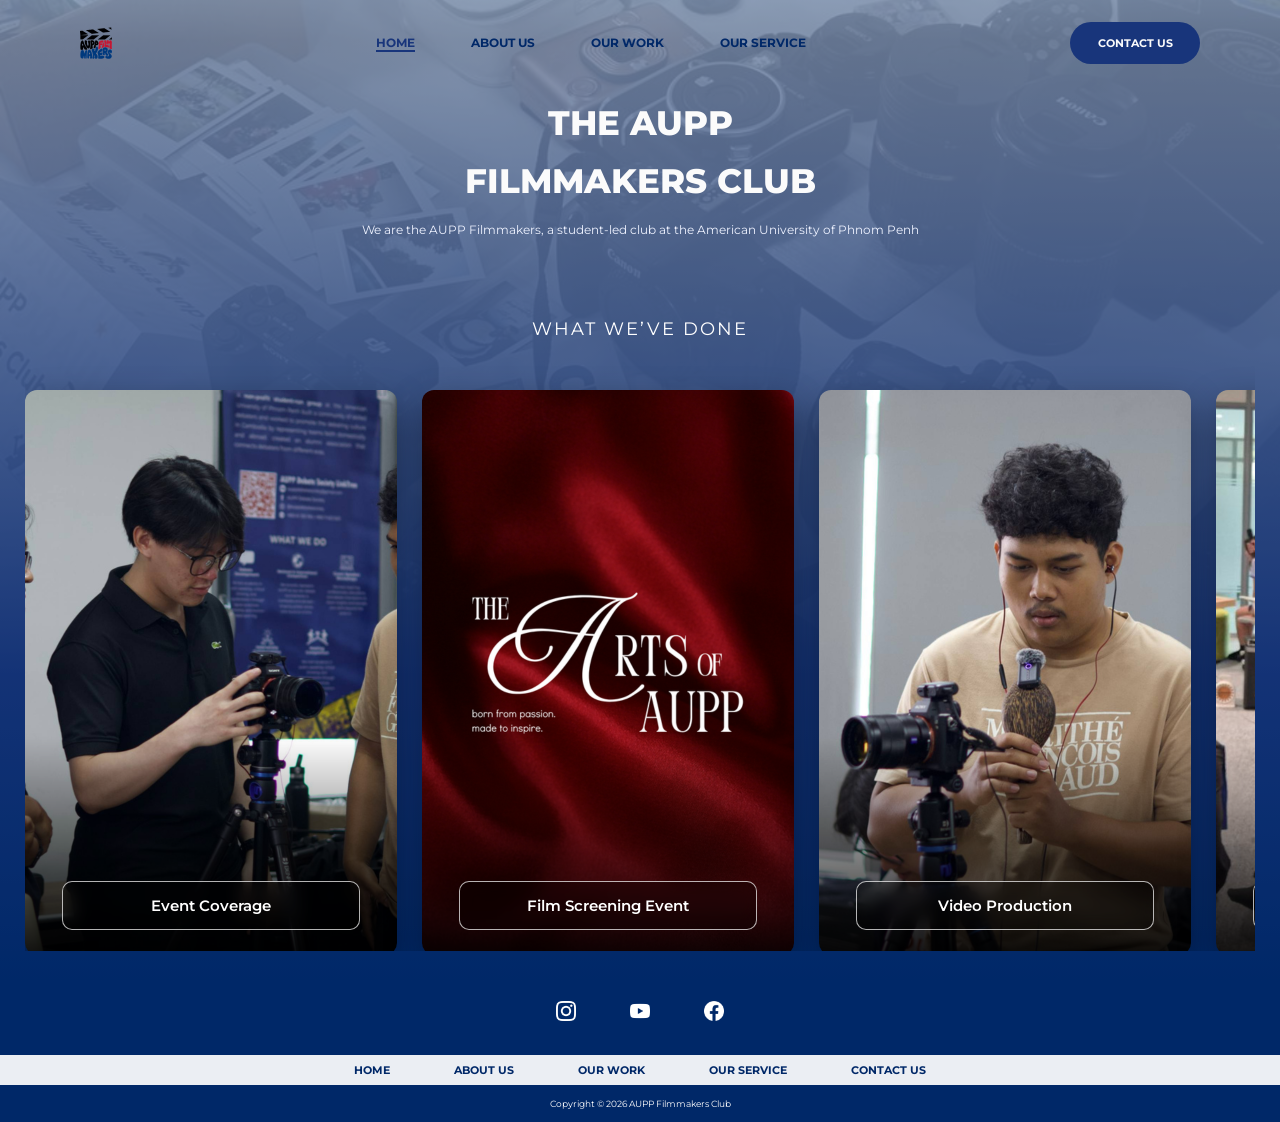
<file: index.html>
<!DOCTYPE html>
<html lang="en">
<head>
  <meta charset="UTF-8">
  <script>
    (function () {
      var path = window.location.pathname;
      if (path.endsWith("/index.html")) {
        path = path.slice(0, -"/index.html".length);
      }
      if (!path.endsWith("/")) {
        path += "/";
      }
      window.location.replace(path + "home.html" + window.location.search + window.location.hash);
    })();
  </script>
  <title>Redirecting...</title>
</head>
<body>
  If you are not redirected, <a href="./home.html">click here</a>.
</body>
</html>
</file>
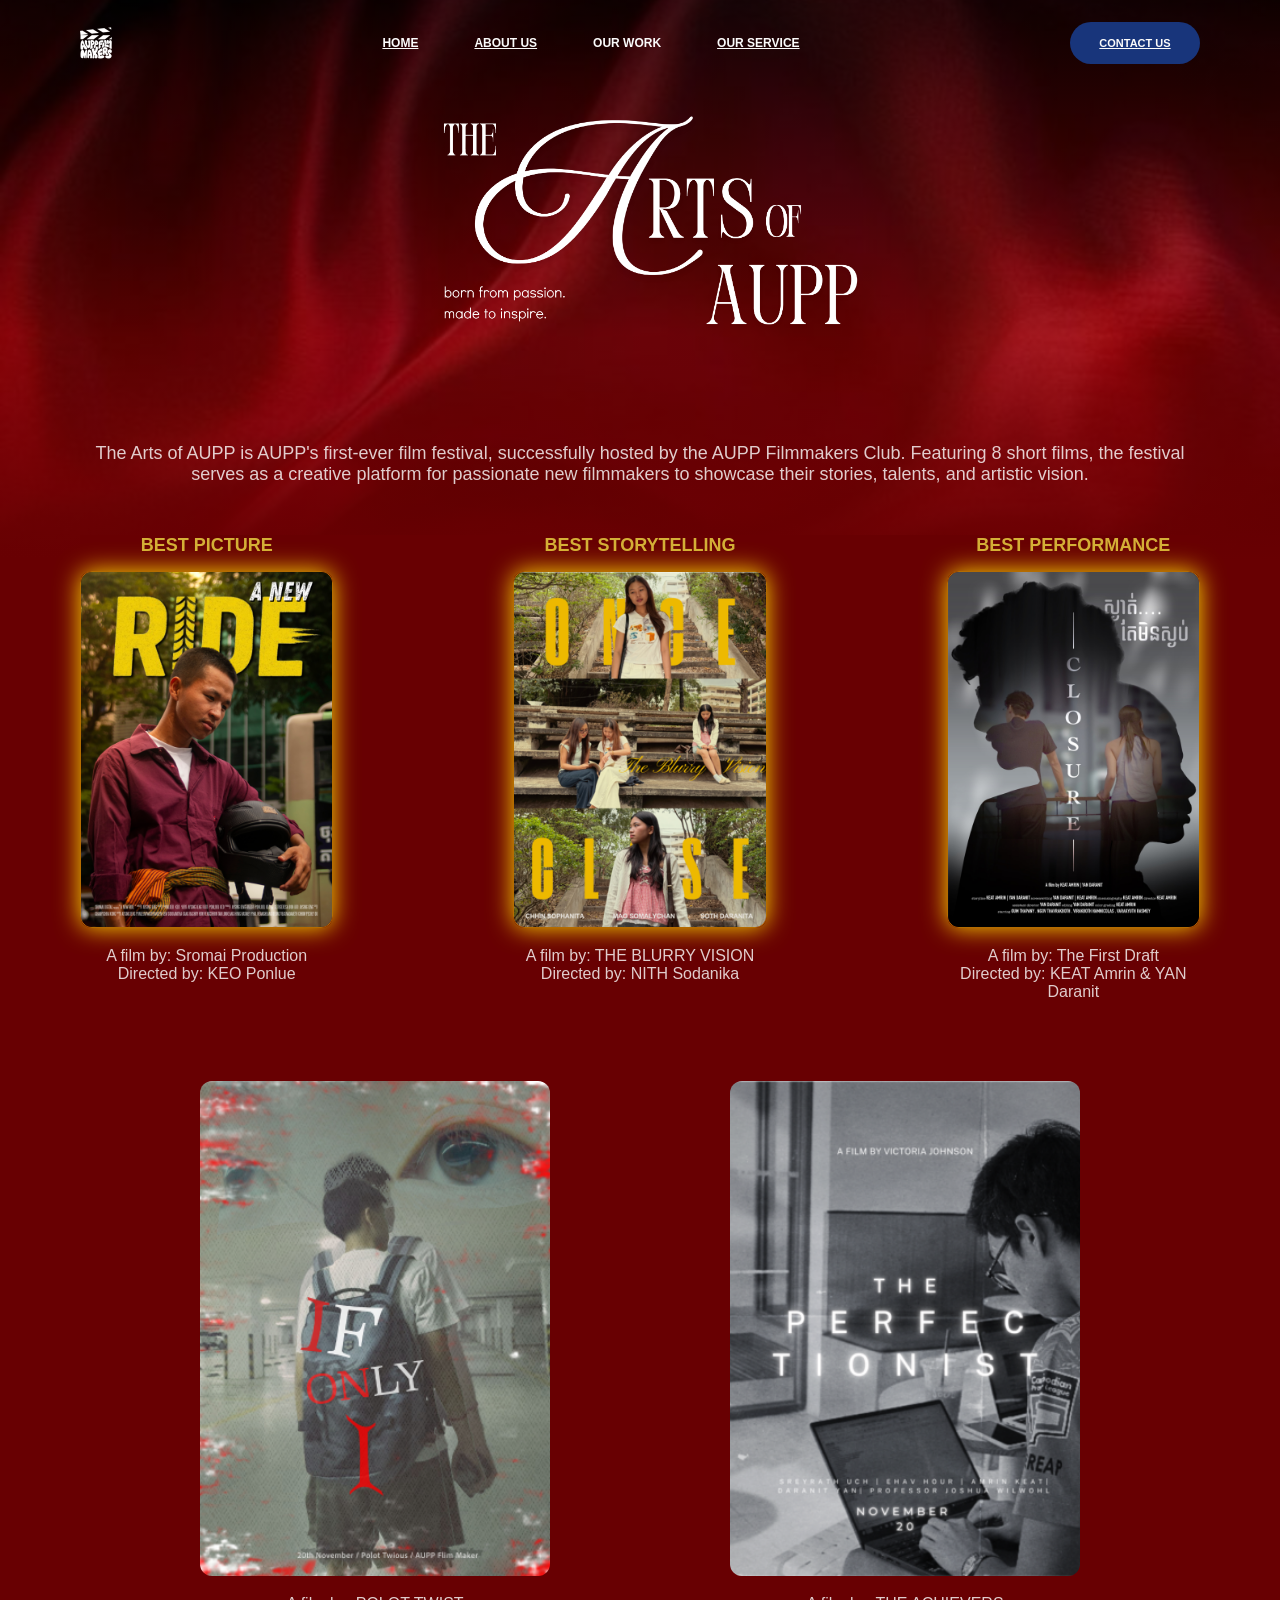
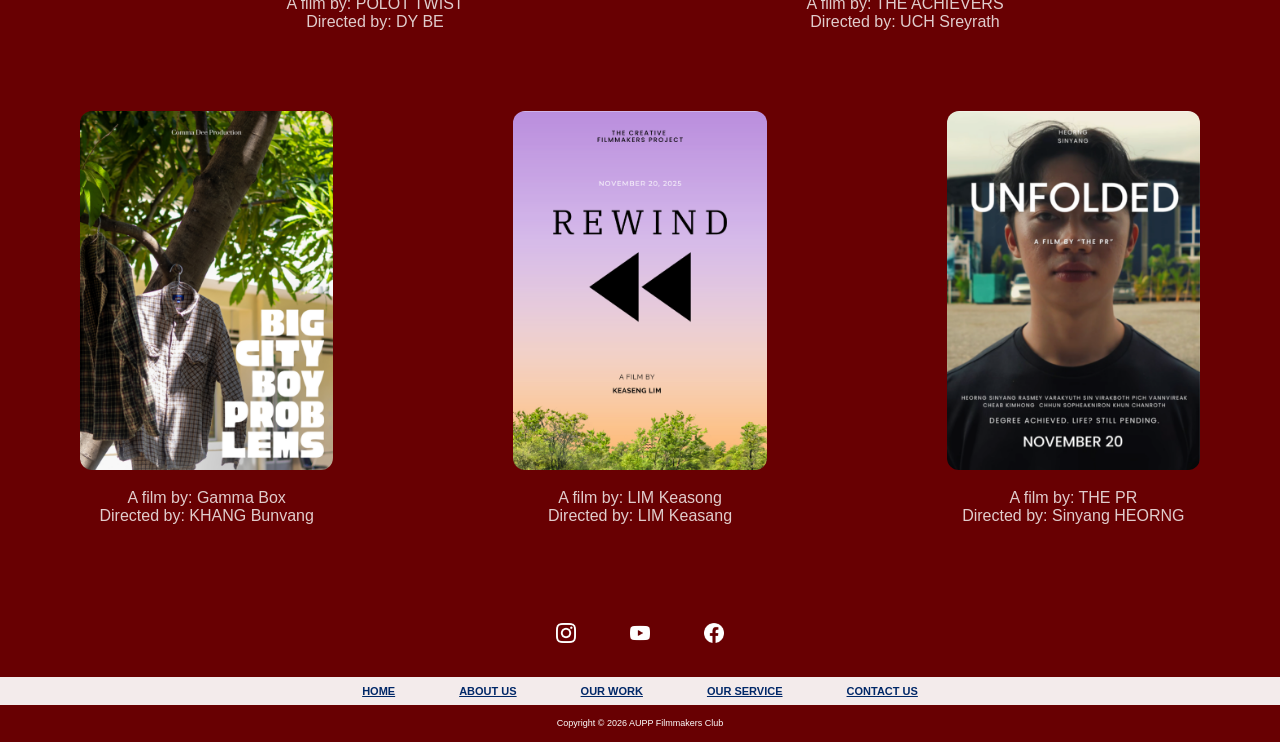
<file: ArtofAupp.html>
<!DOCTYPE html>
<html lang="en">
<head>
    <meta charset="UTF-8">
    <meta name="viewport" content="width=device-width, initial-scale=1.0">
    <title>The Arts Of AUPP</title>
    <link rel="stylesheet" href="https://cdnjs.cloudflare.com/ajax/libs/font-awesome/6.0.0/css/all.min.css">
    <link rel="stylesheet" href="./css/ArtofAupp.css">
</head>
<body>
    <section class="art-of-aupp-page">
      <div class="art-of-aupp-background"></div>

      <header class="navbar">

        <div class="logo-container">
          <img src="./media/Nav_Footer/logo-white.png" alt="Filmmakers Logo" class="filmmakers-logo" />
        </div>
        <input type="checkbox" id="nav-toggle" class="nav-toggle" />
        <label for="nav-toggle" class="nav-toggle-label">
          <i class="fa-solid fa-bars hamburger-icon" aria-hidden="true"></i>
          <span class="sr-only">Open navigation menu</span>
        </label>

        <nav class="nav-menu">
          <a href="home.html" class="nav-item-home">HOME</a>
          <a href="about-us.html" class="nav-item-about-us">ABOUT US</a>
          <a href="our-work.html" class="nav-item-our-work active" aria-current="page">OUR WORK</a>
          <a href="our-service.html" class="nav-item-our-service">OUR SERVICE</a>
          <a href="ContactUs.html" class="nav-item-contact-mobile">CONTACT US</a>
        </nav>

        <div class="nav-contact-button">
          <a href="ContactUs.html" class="button-label">CONTACT US</a>
        </div>
      </header>
    
    <div class="hero-content">
            <img src="./media/art-of-aupp/6 (1).png" class="hero-logo" alt="The Arts of AUPP">
            <p class="description">
                The Arts of AUPP is AUPP's first-ever film festival, successfully hosted by the AUPP Filmmakers Club.
                Featuring 8 short films, the festival serves as a creative platform for passionate new filmmakers to showcase their stories, talents, and artistic vision.
            </p>
    </div>

    <main class="gallery-container">
        <section class="film-row winners">
            <div class="film-card">
                <h3 class="category-title">BEST PICTURE</h3>
                <img src="./media/art-of-aupp/film-poster/2.png" alt="A New Ride">
                <p class="film-info">A film by: Sromai Production<br>Directed by: KEO Ponlue</p>
            </div>    
            <div class="film-card">
                <h3 class="category-title">BEST STORYTELLING</h3>
                <img src="./media/art-of-aupp/film-poster/3.png" alt="Once Close">
                <p class="film-info">A film by: THE BLURRY VISION<br>Directed by: NITH Sodanika</p>
            </div>
            <div class="film-card">
                <h3 class="category-title">BEST PERFORMANCE</h3>
                <img src="./media/art-of-aupp/film-poster/1.png" alt="Closure">
                <p class="film-info">A film by: The First Draft<br>Directed by: KEAT Amrin & YAN Daranit</p>
            </div>
        </section>

        <section class="film-row grid-2">
            <div class="film-card">
                <img src="./media/art-of-aupp/film-poster/4.png" alt="If Only I">
                <p class="film-info">A film by: POLOT TWIST<br>Directed by: DY BE</p>
            </div>
            <div class="film-card">
                <img src="./media/art-of-aupp/film-poster/5.png" alt="The Perfectionist">
                <p class="film-info">A film by: THE ACHIEVERS<br>Directed by: UCH Sreyrath</p>
            </div>
        </section>

        <section class="film-row grid-3">
            <div class="film-card">
                <img src="./media/art-of-aupp/film-poster/6.png" alt="Big City Boy Problems">
                <p class="film-info">A film by: Gamma Box<br>Directed by: KHANG Bunvang</p>
            </div>
            <div class="film-card">
                <img src="./media/art-of-aupp/film-poster/7.png" alt="Rewind">
                <p class="film-info">A film by: LIM Keasong<br>Directed by: LIM Keasang</p>
            </div>
            <div class="film-card">
                <img src="./media/art-of-aupp/film-poster/8.png" alt="Unfolded">
                <p class="film-info">A film by: THE PR<br>Directed by: Sinyang HEORNG</p>
            </div>
        </section>
          
    </main>

    <footer class="footer">
        <div class="footer-social">
          <a href="https://www.instagram.com/aupp.filmmakers?utm_source=ig_web_button_share_sheet&igsh=ZDNlZDc0MzIxNw==" class="footer-social-link">
            <img src="./media/Nav_Footer/IG.png" alt="Instagram Icon" />
          </a>
          <a href="https://www.youtube.com/@auppfilmmakersofficial " class="footer-social-link">
            <img src="./media/Nav_Footer/YT.png" alt="YouTube Icon" />
          </a>
          <a href="https://web.facebook.com/profile.php?id=61566840352282" class="footer-social-link">
            <img src="./media/Nav_Footer/FB.png" alt="Facebook Icon" />
          </a>
        </div>

        <div class="footer-menu">
          <a href="home.html">HOME</a>
          <a href="about-us.html">ABOUT US</a>
          <a href="our-work.html">OUR WORK</a>
          <a href="our-service.html">OUR SERVICE</a>
          <a href="ContactUs.html">CONTACT US</a>
        </div>

        <p class="footer-copyright">Copyright &copy; 2026 AUPP Filmmakers Club</p>
    </footer>

</body>
</html>
</file>
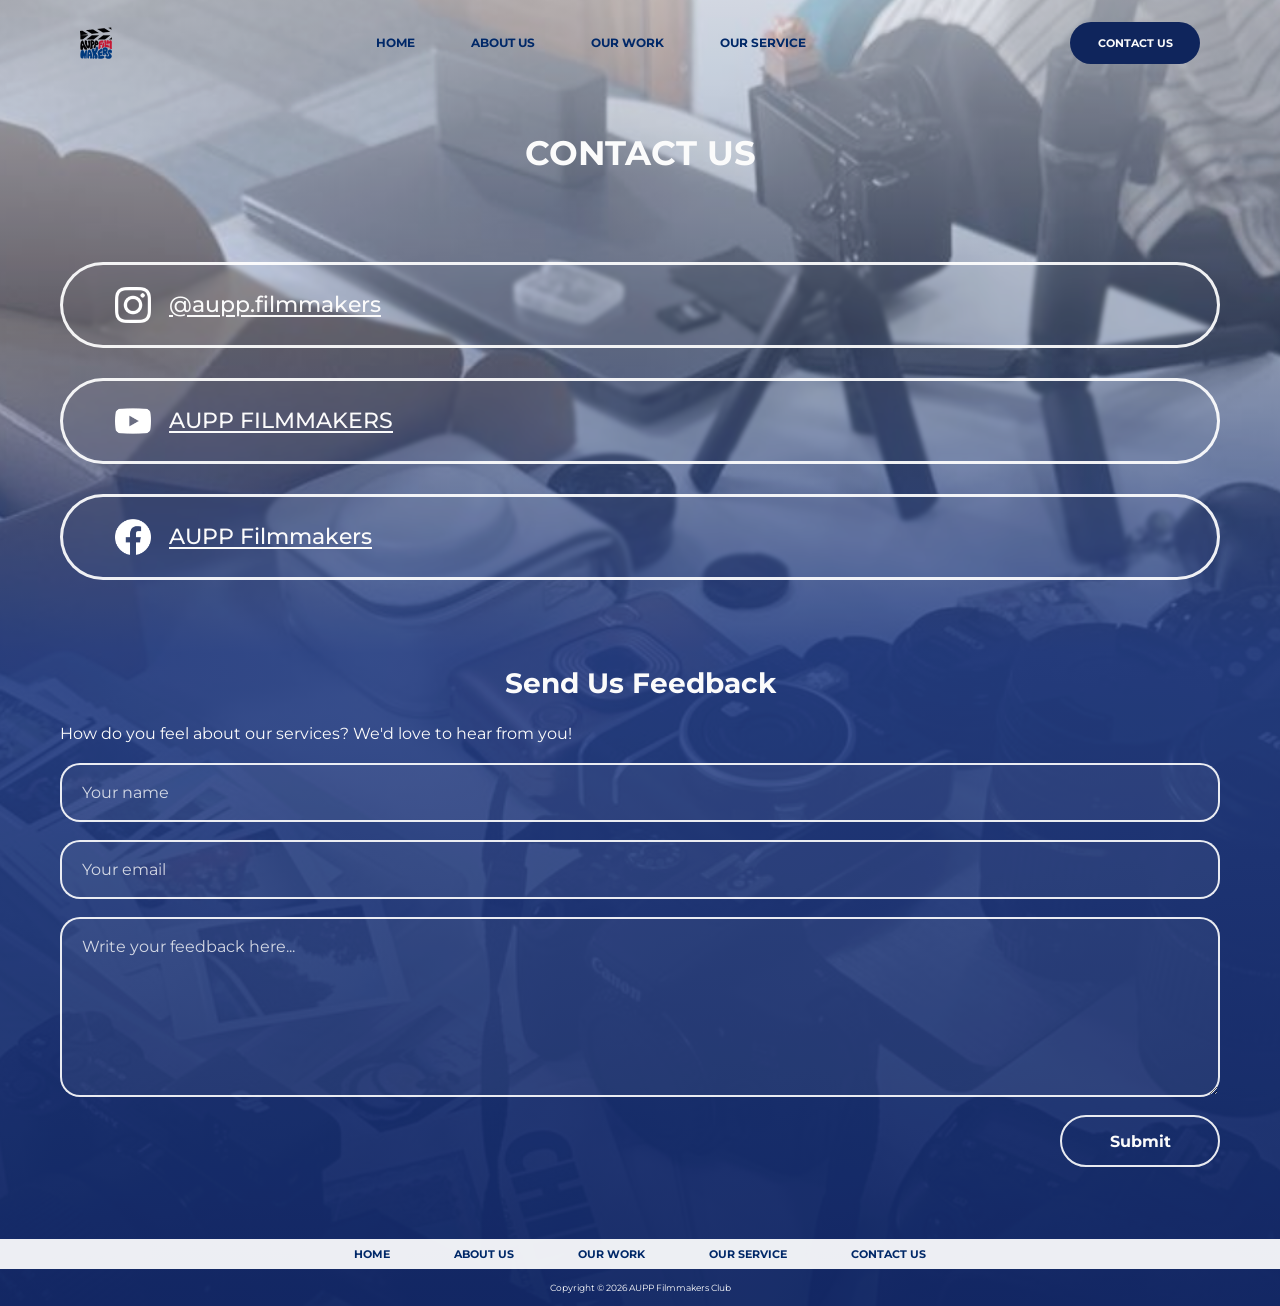
<file: ContactUs.html>
<!DOCTYPE html>
<html lang="en">
  <head>
    <meta charset="UTF-8" />
    <meta name="viewport" content="width=device-width, initial-scale=1.0" />
    <title>Contact Us | AUPP FILMMAKERS CLUB</title>
    <link rel="preconnect" href="https://fonts.gstatic.com" crossorigin />
    <link
      href="https://fonts.googleapis.com/css2?family=Montserrat:ital,wght@0,100..900;1,100..900&display=swap"
      rel="stylesheet"
    />
    <link rel="stylesheet" href="https://cdnjs.cloudflare.com/ajax/libs/font-awesome/6.5.0/css/all.min.css" />
    <link rel="stylesheet" href="./css/ContactUs.css" />
  </head>
  <body>
    <section class="contactUs-page">
      <div class="contactUs-background"></div>

      <header class="navbar">
        <div class="logo-container">
          <img src="./media/Nav_Footer/logo.png" alt="Filmmakers Logo" class="filmmakers-logo" />
        </div>
        <input type="checkbox" id="nav-toggle" class="nav-toggle" />
        <label for="nav-toggle" class="nav-toggle-label">
          <i class="fa-solid fa-bars hamburger-icon" aria-hidden="true"></i>
          <span class="sr-only">Open navigation menu</span>
        </label>

        <nav class="nav-menu">
          <a href="home.html" class="nav-item-home">HOME</a>
          <a href="about-us.html" class="nav-item-about-us">ABOUT US</a>
          <a href="our-work.html" class="nav-item-our-work">OUR WORK</a>
          <a href="our-service.html" class="nav-item-our-service">OUR SERVICE</a>
          <a href="ContactUs.html" class="nav-item-contact-mobile active" aria-current="page">CONTACT US</a>
        </nav>

        <div class="nav-contact-button active">
          <a href="ContactUs.html" class="button-label" aria-current="page">CONTACT US</a>
        </div>
      </header>

      <div class="contact-us-title">
        <h1>CONTACT US</h1>
      </div>

      <section class="contact-links">
        <a href="https://www.instagram.com/aupp.filmmakers?utm_source=ig_web_button_share_sheet&igsh=ZDNlZDc0MzIxNw==" class="contact-card">
          <img src="./media/Nav_Footer/IG.png" alt="Instagram Icon" class="contact-icon" />
          <span>@aupp.filmmakers</span>
        </a>

        <a href="https://www.youtube.com/@auppfilmmakersofficial" class="contact-card">
          <img src="./media/Nav_Footer/YT.png" alt="YouTube Icon" class="contact-icon" />
          <span>AUPP FILMMAKERS</span>
        </a>

        <a href="https://web.facebook.com/profile.php?id=61566840352282" class="contact-card">
          <img src="./media/Nav_Footer/FB.png" alt="Facebook Icon" class="contact-icon" />
          <span>AUPP Filmmakers</span>
        </a>
      </section>

      <section class="feedback-section">
        <h2>Send Us Feedback</h2>
        <p>How do you feel about our services? We'd love to hear from you!</p>
        <form class="feedback-form">
          <label class="sr-only" for="feedback-name">Your name</label>
          <input id="feedback-name" type="text" name="name" placeholder="Your name" required />

          <label class="sr-only" for="feedback-email">Your email</label>
          <input id="feedback-email" type="email" name="email" placeholder="Your email" required />

          <label class="sr-only" for="feedback-message">Your message</label>
          <textarea id="feedback-message" name="message" placeholder="Write your feedback here..." required></textarea>

          <button type="submit">Submit</button>
        </form>
      </section>

      <footer class="footer">
        <div class="footer-menu">
          <a href="home.html">HOME</a>
          <a href="about-us.html">ABOUT US</a>
          <a href="our-work.html">OUR WORK</a>
          <a href="our-service.html">OUR SERVICE</a>
          <a href="ContactUs.html">CONTACT US</a>
        </div>

        <p class="footer-copyright">Copyright &copy; 2026 AUPP Filmmakers Club</p>
      </footer>
    </section>
  </body>
</html>
</file>
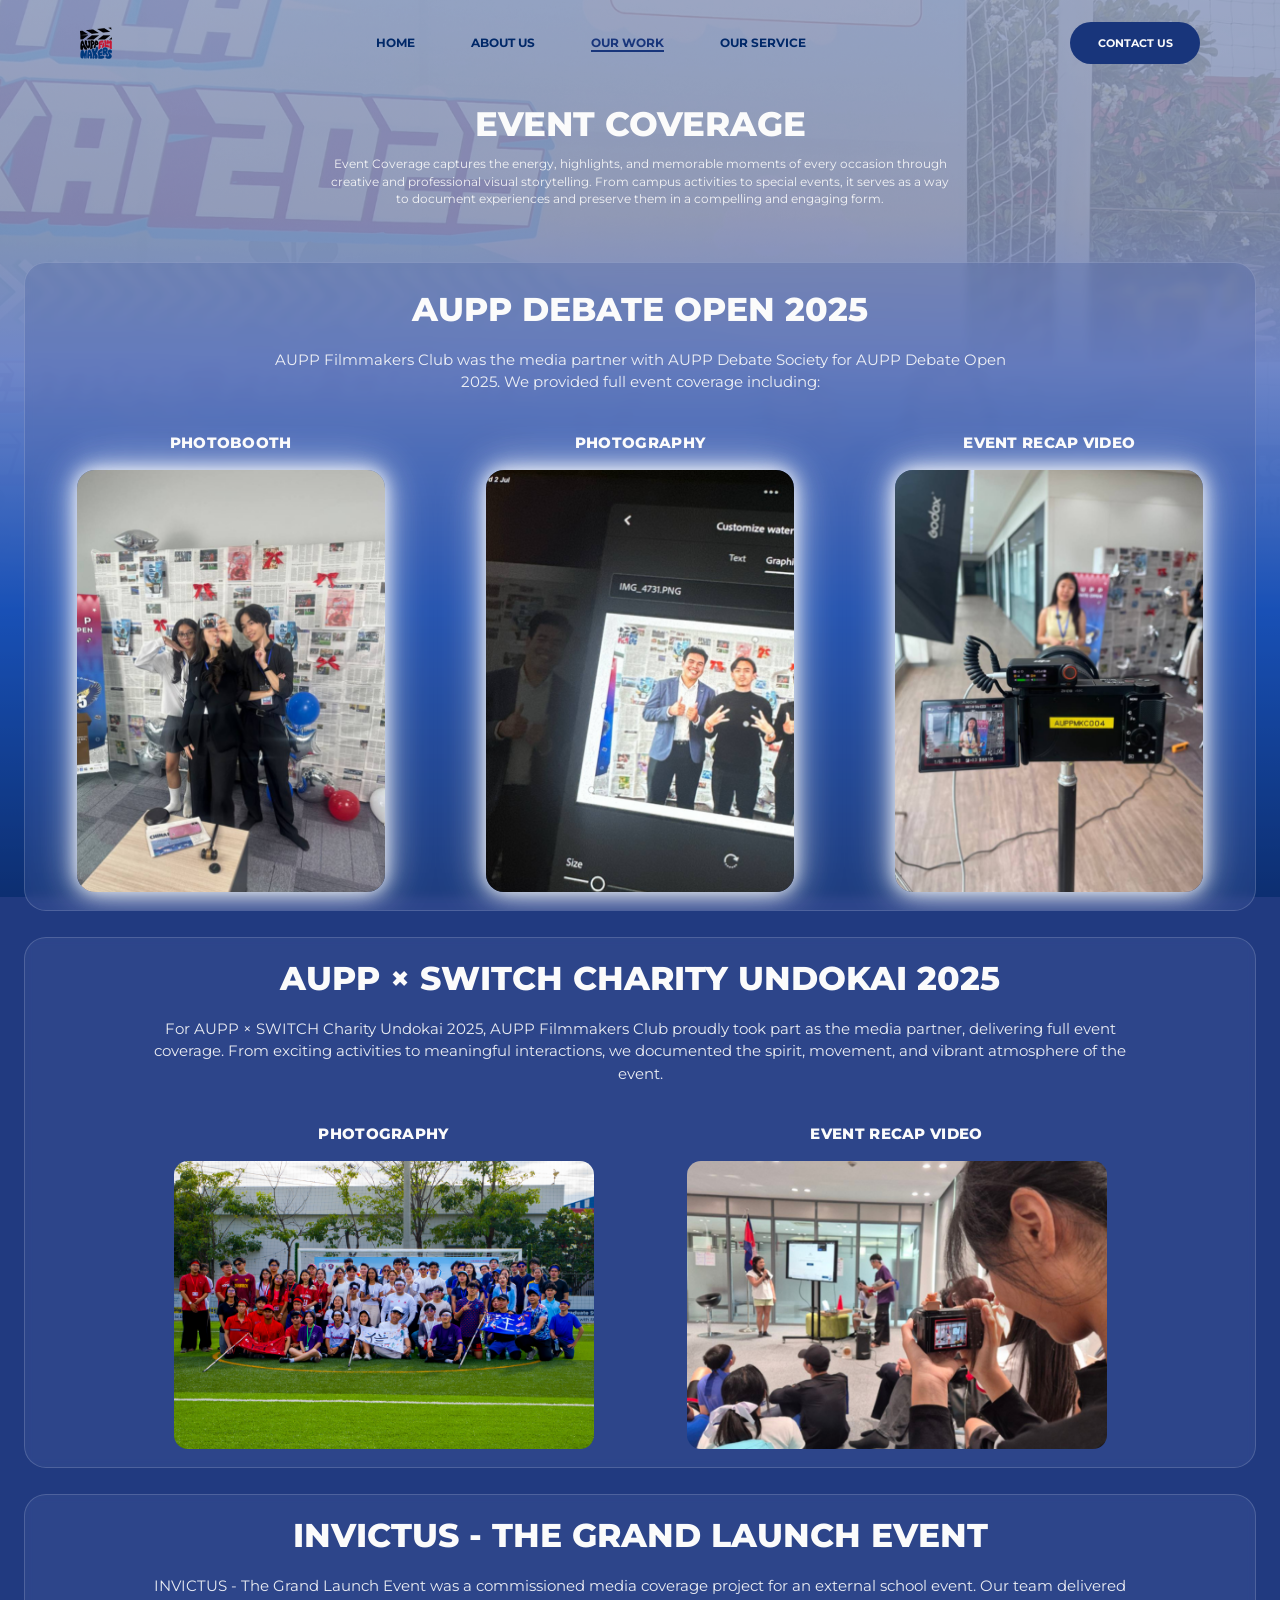
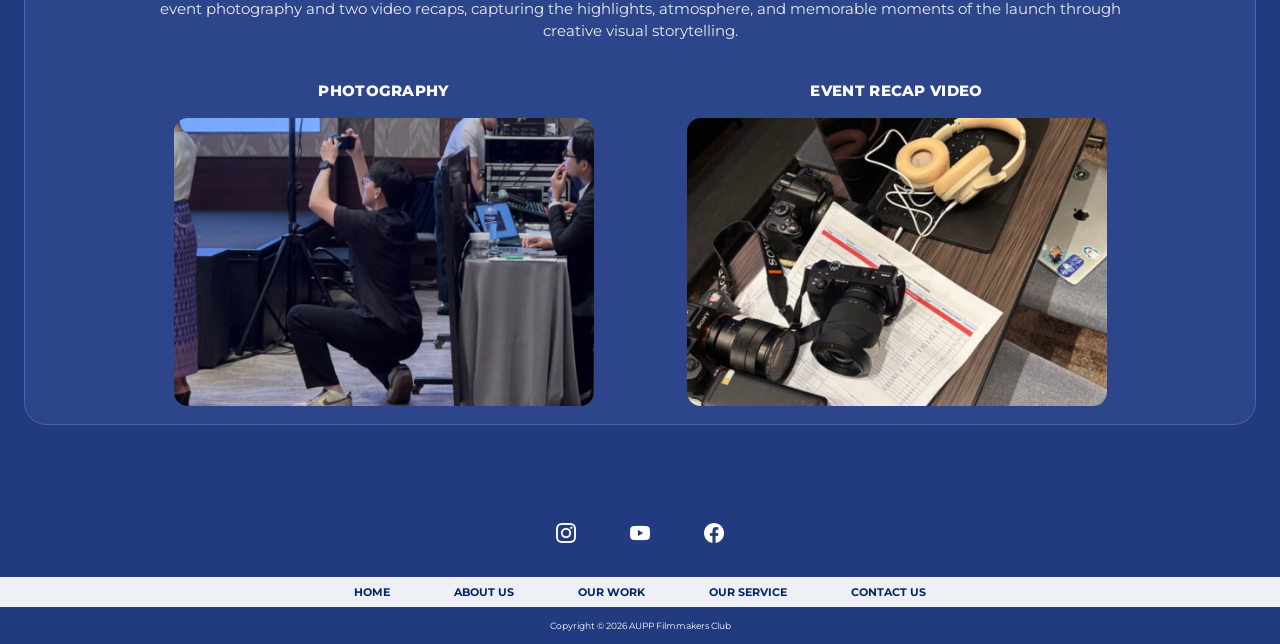
<file: EventCoverage.html>
<!DOCTYPE html>
<html lang="en">

  <head>
    <meta charset="UTF-8" />
    <meta name="viewport" content="width=device-width, initial-scale=1.0" />
    <title>Event Coverage | AUPP FILMMAKERS CLUB</title>
    <link rel="preconnect" href="https://fonts.gstatic.com" crossorigin />
    <link href="https://fonts.googleapis.com/css2?family=Montserrat:ital,wght@0,100..900;1,100..900&display=swap"
      rel="stylesheet" />
    <link rel="stylesheet" href="https://cdnjs.cloudflare.com/ajax/libs/font-awesome/6.5.0/css/all.min.css" />
    <link rel="stylesheet" href="./css/EventCoverage.css" />
  </head>

  <body>
    <section class="event-coverage-page">
      <div class="event-coverage-background"></div>

      <header class="navbar">
        <div class="logo-container">
          <img src="./media/Nav_Footer/logo.png" alt="Filmmakers Logo" class="filmmakers-logo" />
        </div>
        <input type="checkbox" id="nav-toggle" class="nav-toggle" />
        <label for="nav-toggle" class="nav-toggle-label">
          <i class="fa-solid fa-bars hamburger-icon" aria-hidden="true"></i>
          <span class="sr-only">Open navigation menu</span>
        </label>

        <nav class="nav-menu">
          <a href="home.html" class="nav-item-home">HOME</a>
          <a href="about-us.html" class="nav-item-about-us">ABOUT US</a>
          <a href="our-work.html" class="nav-item-our-work active" aria-current="page">OUR WORK</a>
          <a href="our-service.html" class="nav-item-our-service">OUR SERVICE</a>
          <a href="ContactUs.html" class="nav-item-contact-mobile">CONTACT US</a>
        </nav>

        <div class="nav-contact-button">
          <a href="ContactUs.html" class="button-label">CONTACT US</a>
        </div>
      </header>

      <div class="event-coverage-title">
        <h1>EVENT COVERAGE</h1>
        <p>
          Event Coverage captures the energy, highlights, and memorable moments of every occasion through creative and professional visual storytelling. From campus activities to special events, it serves as a way to document experiences and preserve them in a compelling and engaging form.</p>
      </div>

      <section class="gallery-section">
        <div class="gallery-header">
          <h2 class="gallery-title">AUPP DEBATE OPEN 2025</h2>
          <p class="gallery-description">
            AUPP Filmmakers Club was the media partner with AUPP Debate Society for AUPP Debate Open 2025.
            We provided full event coverage including:
          </p>
        </div>

        <div class="gallery-cards">
          <article class="gallery-card">
            <h3 class="gallery-card-title">PHOTOBOOTH</h3>
            <div class="gallery-card-frame">
              <img src="./media/event-coverage/event-aupp-debate/1.png" alt="Photobooth coverage preview" />
            </div>
          </article>

          <article class="gallery-card">
            <h3 class="gallery-card-title">PHOTOGRAPHY</h3>
            <div class="gallery-card-frame">
              <img src="./media/event-coverage/event-aupp-debate/2.png" alt="Photography coverage preview" />
            </div>
          </article>

          <article class="gallery-card">
            <h3 class="gallery-card-title">EVENT RECAP VIDEO</h3>
            <div class="gallery-card-frame">
              <img src="./media/event-coverage/event-aupp-debate/3.png" alt="Event recap video preview" />
            </div>
          </article>
        </div>
      </section>

      <section class="gallery-section gallery-section-secondary">
        <div class="gallery-header gallery-header-wide">
          <h2 class="gallery-title">AUPP &times; SWITCH Charity Undokai 2025</h2>
          <p class="gallery-description">
            For AUPP &times; SWITCH Charity Undokai 2025, AUPP Filmmakers Club proudly took part as the media partner,
            delivering full event coverage. From exciting activities to meaningful interactions, we documented the
            spirit, movement, and vibrant atmosphere of the event.
          </p>
        </div>

        <div class="gallery-cards gallery-cards-two">
          <article class="gallery-card">
            <h3 class="gallery-card-title">PHOTOGRAPHY</h3>
            <div class="gallery-card-frame gallery-card-frame-landscape">
              <img src="./media/event-coverage/event-switch-charity-undokai/1.png" alt="Charity Undokai photography preview" />
            </div>
          </article>

          <article class="gallery-card">
            <h3 class="gallery-card-title">EVENT RECAP VIDEO</h3>
            <div class="gallery-card-frame gallery-card-frame-landscape">
              <img src="./media/event-coverage/event-switch-charity-undokai/2.png" alt="Charity Undokai event recap video preview" />
            </div>
          </article>
        </div>
      </section>

      <section class="gallery-section gallery-section-secondary">
        <div class="gallery-header gallery-header-wide">
          <h2 class="gallery-title">INVICTUS - THE GRAND LAUNCH EVENT</h2>
          <p class="gallery-description">
            INVICTUS - The Grand Launch Event was a commissioned media coverage project for an external school
            event. Our team delivered event photography and two video recaps, capturing the highlights,
            atmosphere, and memorable moments of the launch through creative visual storytelling.
          </p>
        </div>

        <div class="gallery-cards gallery-cards-two">
          <article class="gallery-card">
            <h3 class="gallery-card-title">PHOTOGRAPHY</h3>
            <div class="gallery-card-frame gallery-card-frame-landscape">
              <img src="./media/event-coverage/event-invictus/1.png" alt="Invictus photography preview" />
            </div>
          </article>

          <article class="gallery-card">
            <h3 class="gallery-card-title">EVENT RECAP VIDEO</h3>
            <div class="gallery-card-frame gallery-card-frame-landscape">
              <img src="./media/event-coverage/event-invictus/2.png" alt="Invictus event recap video preview" />
            </div>
          </article>
        </div>
      </section>

      <footer class="footer">
        <div class="footer-social">
          <a href="https://www.instagram.com/aupp.filmmakers?utm_source=ig_web_button_share_sheet&igsh=ZDNlZDc0MzIxNw==" class="footer-social-link">
            <img src="./media/Nav_Footer/IG.png" alt="Instagram Icon" />
          </a>
          <a href="https://www.youtube.com/@auppfilmmakersofficial" class="footer-social-link">
            <img src="./media/Nav_Footer/YT.png" alt="YouTube Icon" />
          </a>
          <a href="https://web.facebook.com/profile.php?id=61566840352282" class="footer-social-link">
            <img src="./media/Nav_Footer/FB.png" alt="Facebook Icon" />
          </a>
        </div>

        <div class="footer-menu">
          <a href="home.html">HOME</a>
          <a href="about-us.html">ABOUT US</a>
          <a href="our-work.html">OUR WORK</a>
          <a href="our-service.html">OUR SERVICE</a>
          <a href="ContactUs.html">CONTACT US</a>
        </div>

        <p class="footer-copyright">Copyright &copy; 2026 AUPP Filmmakers Club</p>
      </footer>
    </section>
  </body>

</html>
</file>
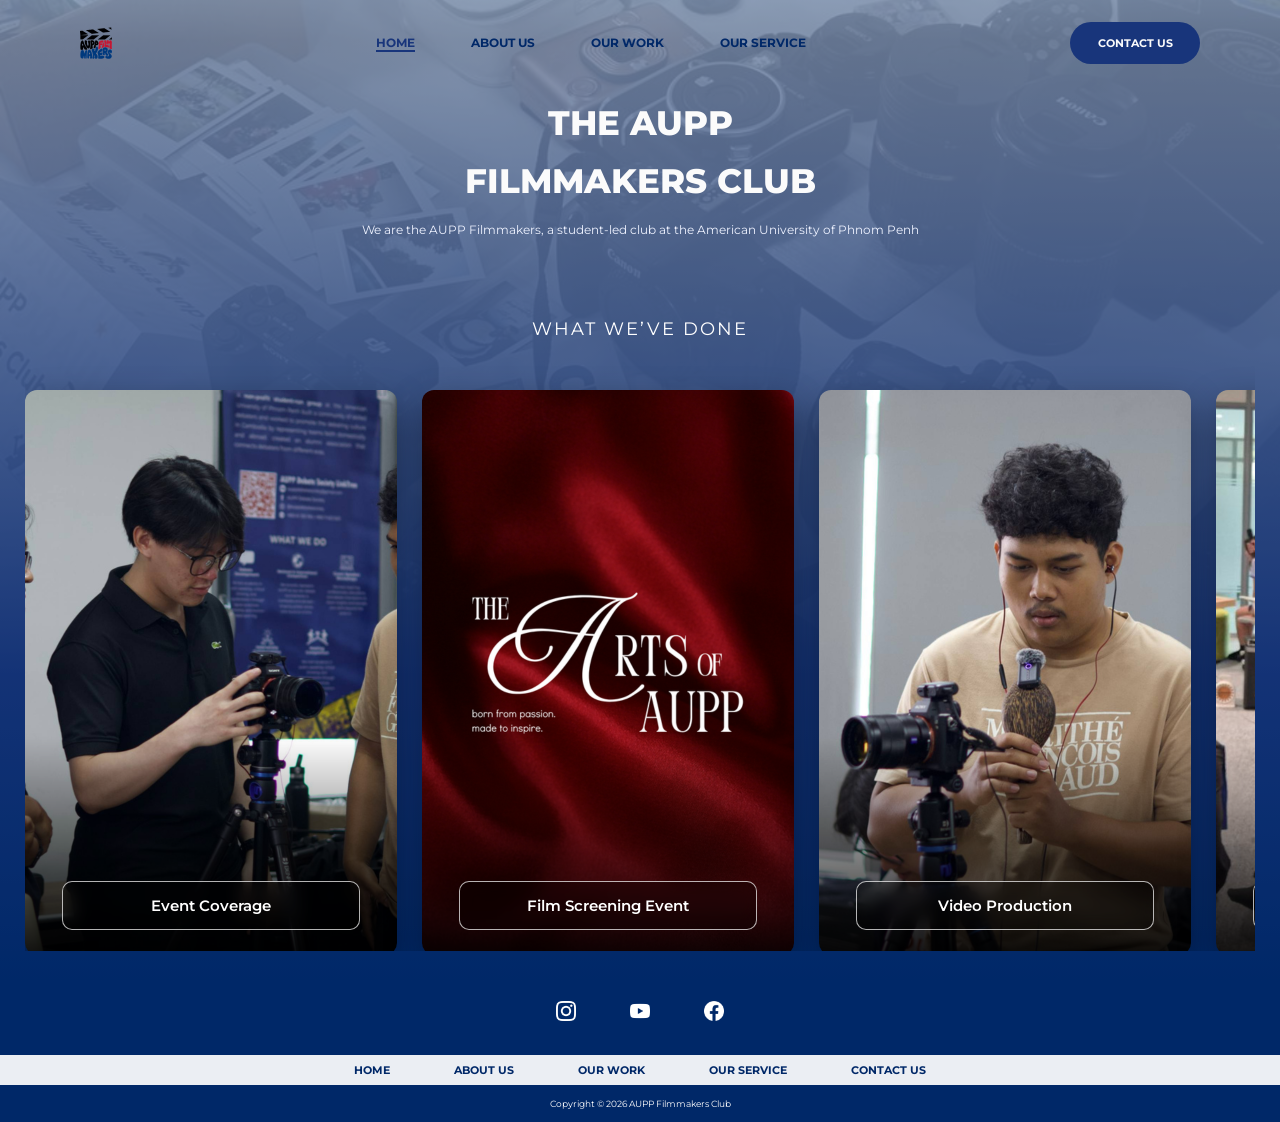
<file: home.html>
<!DOCTYPE html>
<html lang="en">

<head>
  <meta charset="UTF-8">
  <meta name="viewport" content="width=device-width, initial-scale=1.0">
  <title>Document</title>
  <link href="https://fonts.googleapis.com/css2?family=Montserrat:wght@300;400;600;700&display=swap" rel="stylesheet">

  <link rel="stylesheet" href="https://cdnjs.cloudflare.com/ajax/libs/font-awesome/6.5.0/css/all.min.css">
  <link rel="stylesheet" href="./css/home.css">
</head>

<body>
  <section class="home-page">
    <div class="home-background"></div>
    <header class="navbar">
      <div class="logo-container">
        <img src="./media/Nav_Footer/logo.png" alt="Filmmakers Logo" class="filmmakers-logo" />
      </div>
      <input type="checkbox" id="nav-toggle" class="nav-toggle" />
      <label for="nav-toggle" class="nav-toggle-label">
        <i class="fa-solid fa-bars hamburger-icon" aria-hidden="true"></i>
        <span class="sr-only">Open navigation menu</span>
      </label>

      <nav class="nav-menu">
        <a href="home.html" class="nav-item-home active" aria-current="page">HOME</a>
        <a href="about-us.html" class="nav-item-about-us">ABOUT US</a>
        <a href="our-work.html" class="nav-item-our-work">OUR WORK</a>
        <a href="our-service.html" class="nav-item-our-service">OUR SERVICE</a>
        <a href="ContactUs.html" class="nav-item-contact-mobile">CONTACT US</a>
      </nav>

      <div class="nav-contact-button">
        <a href="ContactUs.html" class="button-label">CONTACT US</a>
      </div>
    </header>
    <div class="home-title">
      <h1>THE AUPP </h1>
      <h1>FILMMAKERS CLUB</h1>
      <p>We are the AUPP Filmmakers, a student-led club at the American University of Phnom Penh</p>
    </div>
    <div class="portfolio">
      <h2>WHAT WE’VE DONE</h2>

      <div class="scroll-container">
        <a href="EventCoverage.html">
          <div class="card" style="background-image: url('./media/home/our-work-card/event-coverage-card.png');">
            <div class="card-button">Event Coverage</div>
          </div>
        </a>
        <a href="ArtofAupp.html">
          <div class="card" style="background-image: url('./media/home/our-work-card/art-of-aupp-card.png');">
            <div class="card-button">Film Screening Event</div>
          </div>
        </a>
        <a href="VideoProduction.html">
          <div class="card" style="background-image: url('./media/home/our-work-card/videography-card.png');">
            <div class="card-button">Video Production</div>
          </div>
        </a>
        <a href="Photography.html">
          <div class="card" style="background-image: url('./media/home/our-work-card/photography.png');">
            <div class="card-button">Photography</div>
          </div>
        </a>
        <a href="Photobooth.html">
          <div class="card" style="background-image: url('./media/home/our-work-card/photobooth-card.png');">
            <div class="card-button">Photobooth</div>
          </div>
        </a>
      </div>
    </div>
  </section>

  <footer class="footer">
    <div class="footer-social">
      <a href="https://www.instagram.com/aupp.filmmakers?utm_source=ig_web_button_share_sheet&igsh=ZDNlZDc0MzIxNw=="
        class="footer-social-link">
        <img src="./media/Nav_Footer/IG.png" alt="Instagram Icon" />
      </a>
      <a href="https://www.youtube.com/@auppfilmmakersofficial" class="footer-social-link">
        <img src="./media/Nav_Footer/YT.png" alt="YouTube Icon" />
      </a>
      <a href="https://web.facebook.com/profile.php?id=61566840352282" class="footer-social-link">
        <img src="./media/Nav_Footer/FB.png" alt="Facebook Icon" />
      </a>
    </div>

    <div class="footer-menu">
      <a href="home.html">HOME</a>
      <a href="about-us.html">ABOUT US</a>
      <a href="our-work.html">OUR WORK</a>
      <a href="our-service.html">OUR SERVICE</a>
      <a href="ContactUs.html">CONTACT US</a>
    </div>

    <p class="footer-copyright">Copyright &copy; 2026 AUPP Filmmakers Club</p>
  </footer>

</body>

</html>
</file>
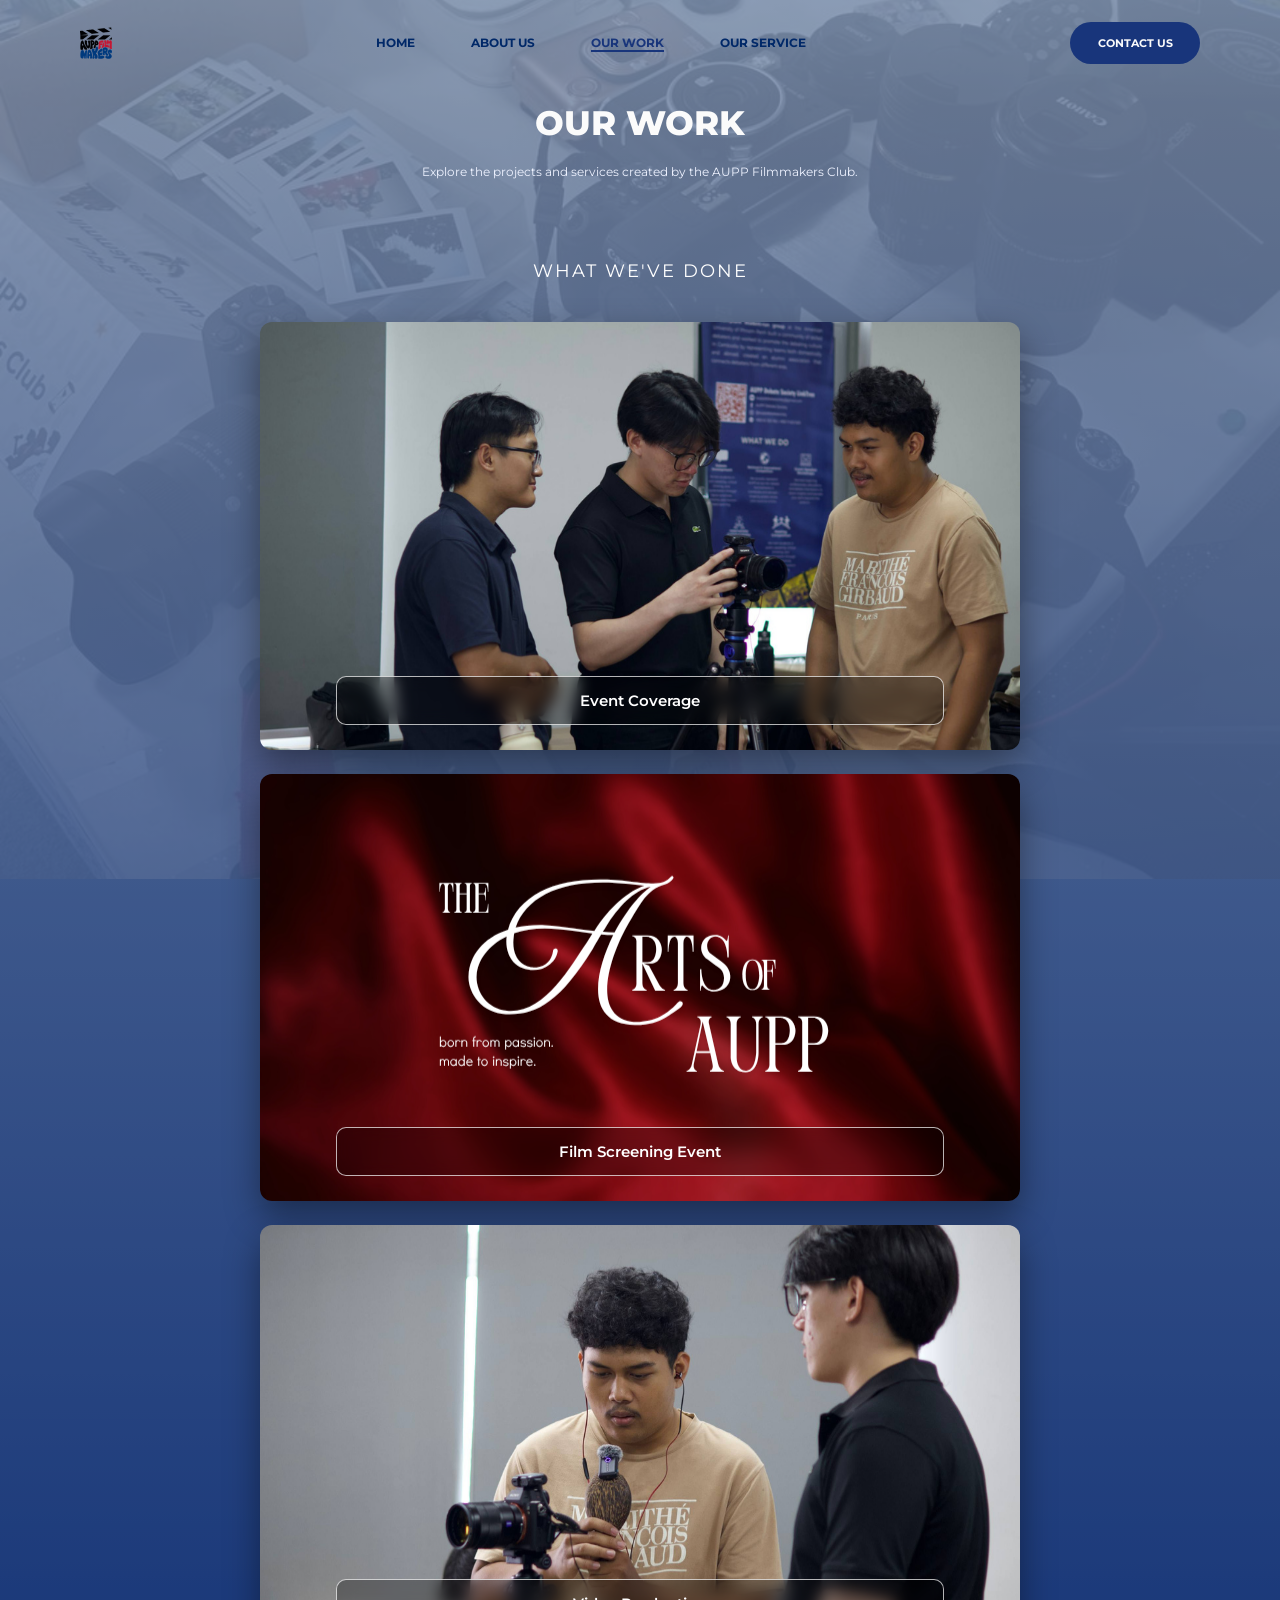
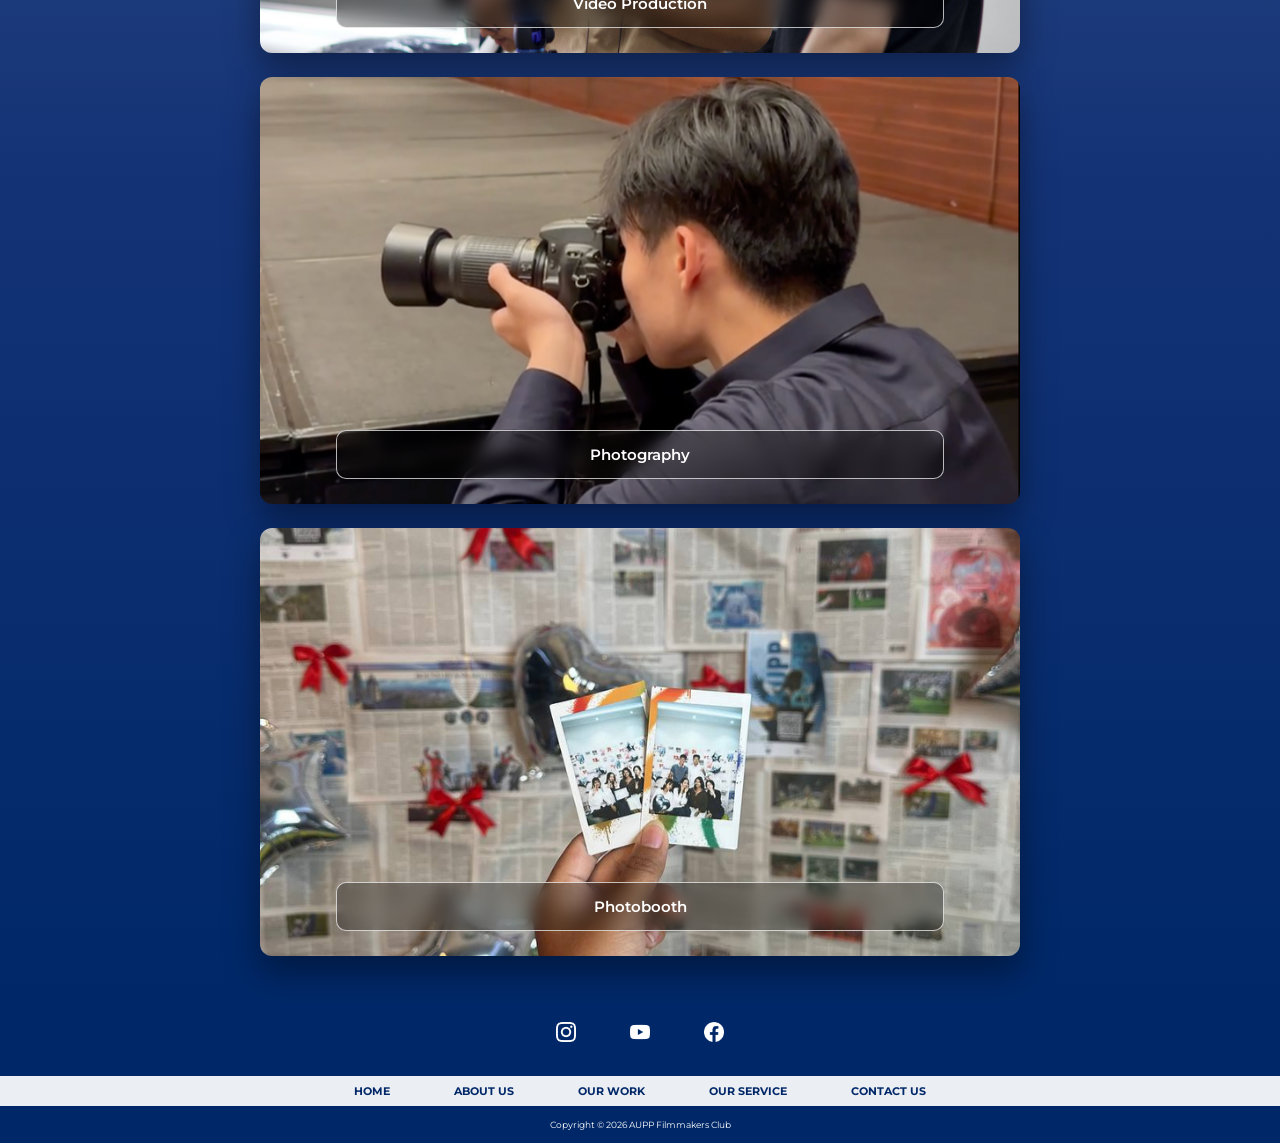
<file: our-work.html>
<!DOCTYPE html>
<html lang="en">

<head>
  <meta charset="UTF-8">
  <meta name="viewport" content="width=device-width, initial-scale=1.0">
  <title>Our Work | AUPP Filmmakers Club</title>
  <link href="https://fonts.googleapis.com/css2?family=Montserrat:wght@300;400;600;700&display=swap" rel="stylesheet">

  <link rel="stylesheet" href="https://cdnjs.cloudflare.com/ajax/libs/font-awesome/6.5.0/css/all.min.css">
  <link rel="stylesheet" href="./css/our-work.css">
</head>

<body>
  <section class="home-page">
    <div class="home-background"></div>
    <header class="navbar">
      <div class="logo-container">
        <img src="./media/Nav_Footer/logo.png" alt="Filmmakers Logo" class="filmmakers-logo" />
      </div>
      <input type="checkbox" id="nav-toggle" class="nav-toggle" />
      <label for="nav-toggle" class="nav-toggle-label">
        <i class="fa-solid fa-bars hamburger-icon" aria-hidden="true"></i>
        <span class="sr-only">Open navigation menu</span>
      </label>

      <nav class="nav-menu">
        <a href="home.html" class="nav-item-home">HOME</a>
        <a href="about-us.html" class="nav-item-about-us">ABOUT US</a>
        <a href="our-work.html" class="nav-item-our-work active" aria-current="page">OUR WORK</a>
        <a href="our-service.html" class="nav-item-our-service">OUR SERVICE</a>
        <a href="ContactUs.html" class="nav-item-contact-mobile">CONTACT US</a>
      </nav>

      <div class="nav-contact-button">
        <a href="ContactUs.html" class="button-label">CONTACT US</a>
      </div>
    </header>
    <div class="home-title">
      <h1>OUR WORK</h1>
      <p>Explore the projects and services created by the AUPP Filmmakers Club.</p>
    </div>
    <div class="portfolio">
      <h2>WHAT WE'VE DONE</h2>

      <div class="scroll-container">
        <a href="EventCoverage.html">
          <div class="card" style="background-image: url('./media/our-work/1.png');">
            <div class="card-button">Event Coverage</div>
          </div>
        </a>
        <a href="ArtofAupp.html">
          <div class="card" style="background-image: url('./media/our-work/2.png');">
            <div class="card-button">Film Screening Event</div>
          </div>
        </a>
        <a href="VideoProduction.html">
          <div class="card" style="background-image: url('./media/our-work/3.png');">
            <div class="card-button">Video Production</div>
          </div>
        </a>
        <a href="Photography.html">
          <div class="card" style="background-image: url('./media/our-work/4.png');">
            <div class="card-button">Photography</div>
          </div>
        </a>
        <a href="Photobooth.html">
          <div class="card" style="background-image: url('./media/our-work/5.png');">
            <div class="card-button">Photobooth</div>
          </div>
        </a>
      </div>
    </div>
  </section>

  <footer class="footer">
    <div class="footer-social">
      <a href="https://www.instagram.com/aupp.filmmakers?utm_source=ig_web_button_share_sheet&igsh=ZDNlZDc0MzIxNw=="
        class="footer-social-link">
        <img src="./media/Nav_Footer/IG.png" alt="Instagram Icon" />
      </a>
      <a href="https://www.youtube.com/@auppfilmmakersofficial" class="footer-social-link">
        <img src="./media/Nav_Footer/YT.png" alt="YouTube Icon" />
      </a>
      <a href="https://web.facebook.com/profile.php?id=61566840352282" class="footer-social-link">
        <img src="./media/Nav_Footer/FB.png" alt="Facebook Icon" />
      </a>
    </div>

    <div class="footer-menu">
      <a href="home.html">HOME</a>
      <a href="about-us.html">ABOUT US</a>
      <a href="our-work.html">OUR WORK</a>
      <a href="our-service.html">OUR SERVICE</a>
      <a href="ContactUs.html">CONTACT US</a>
    </div>

    <p class="footer-copyright">Copyright &copy; 2026 AUPP Filmmakers Club</p>
  </footer>

</body>

</html>
</file>
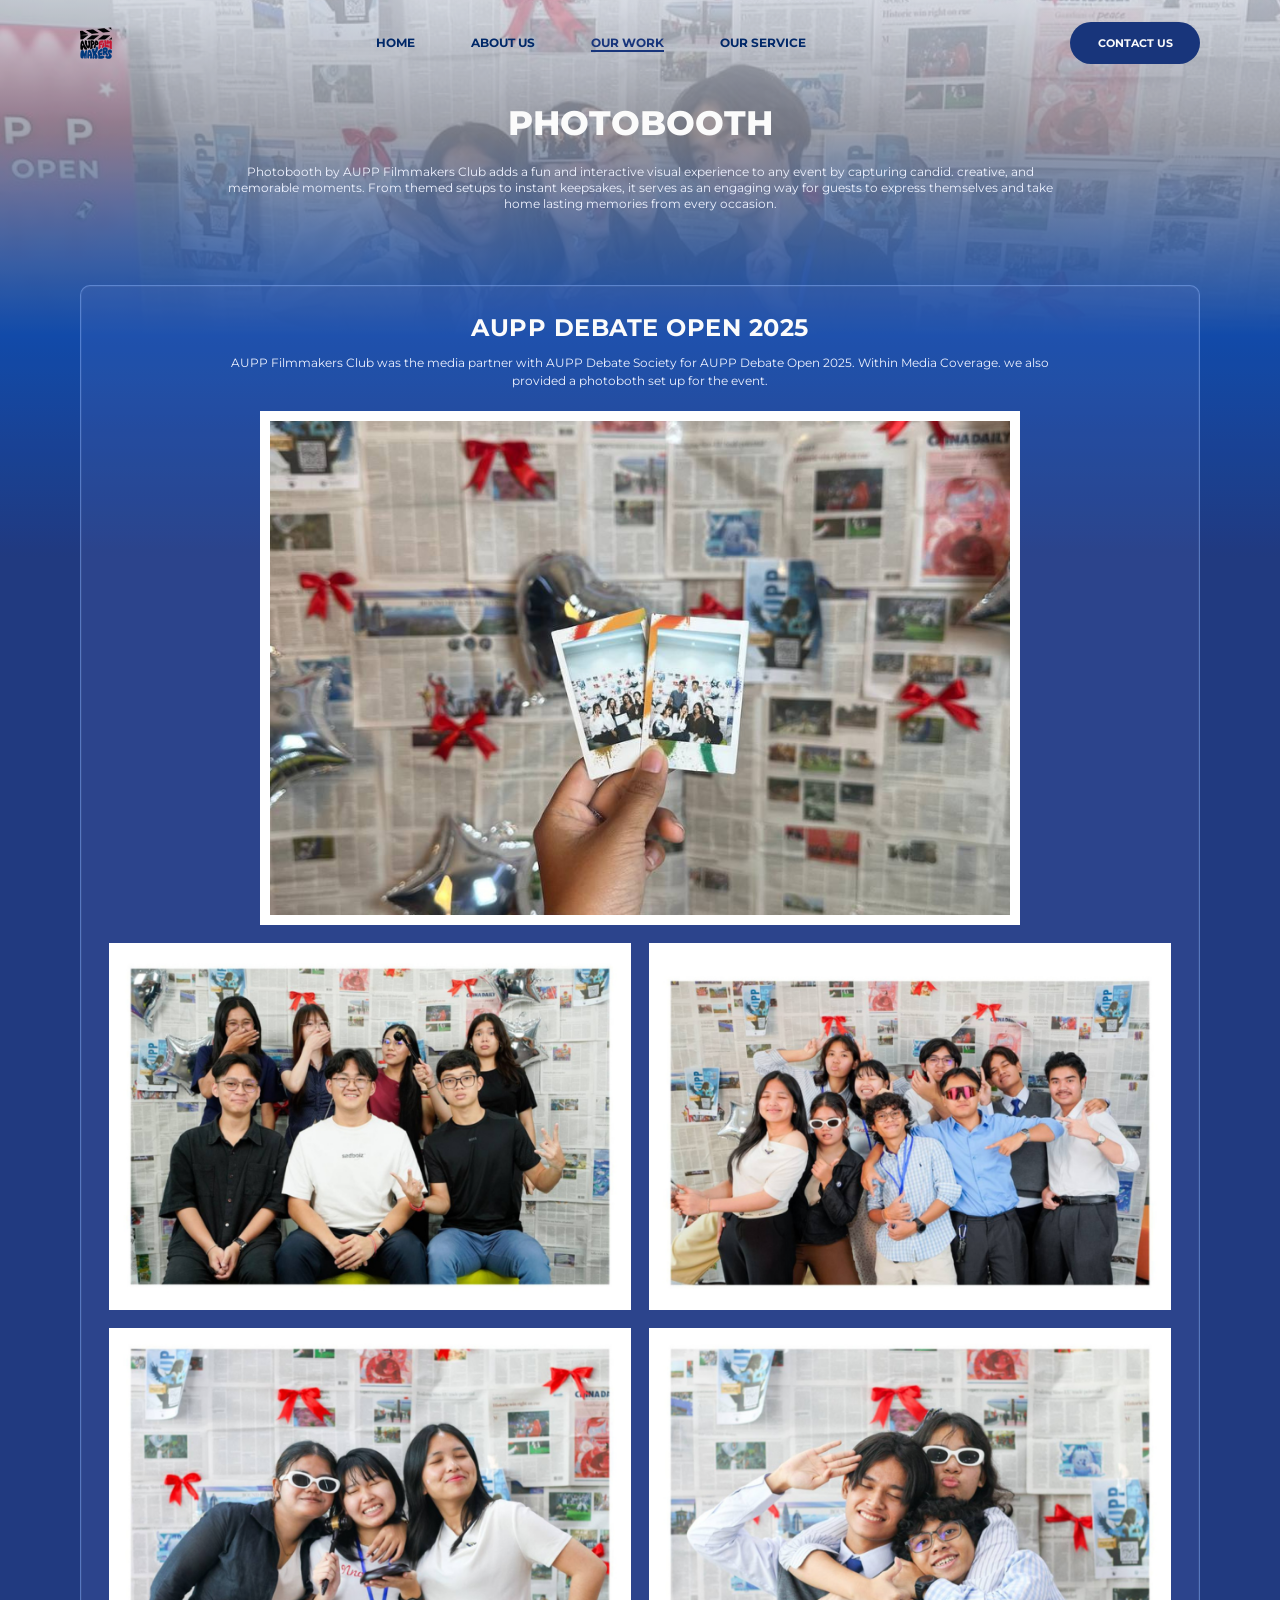
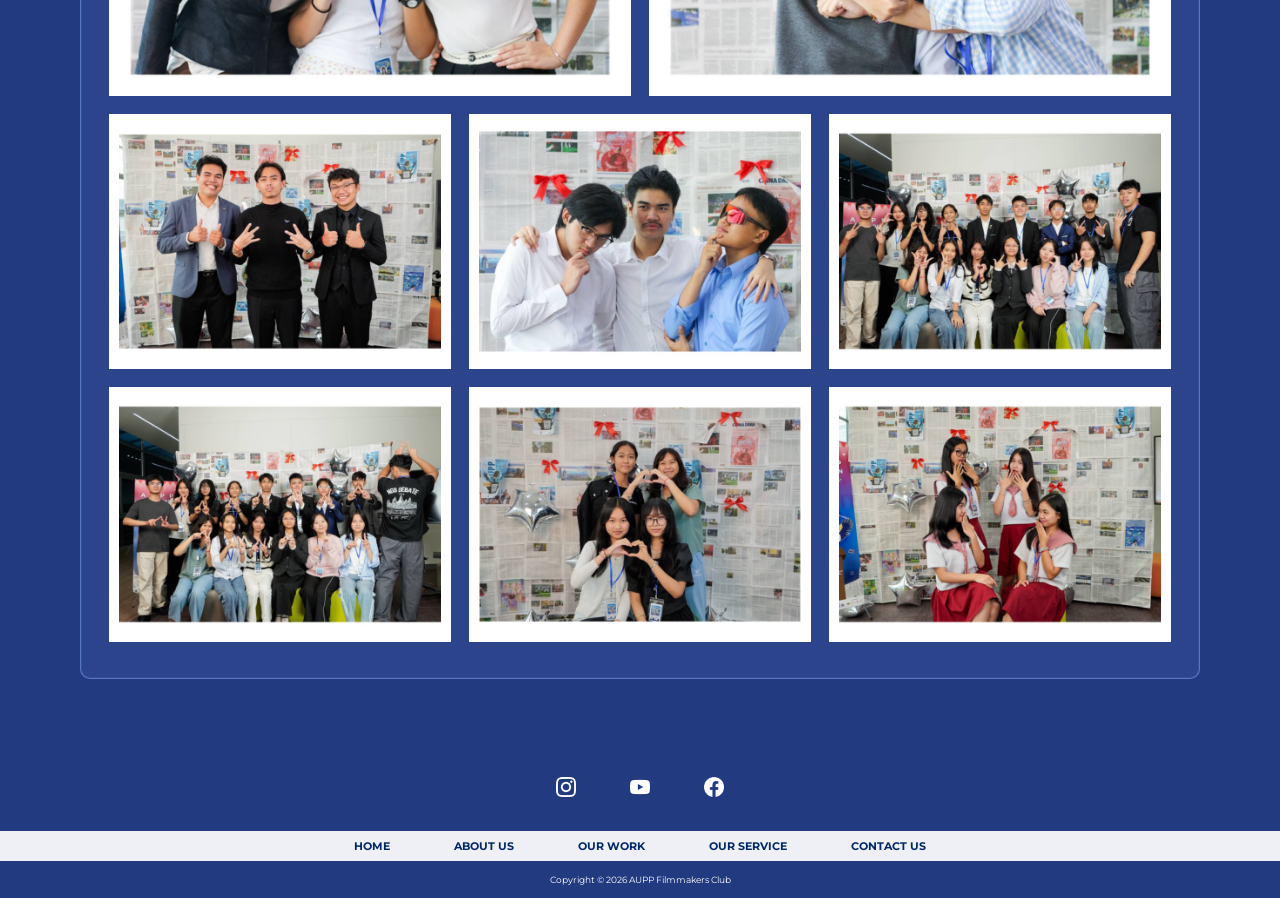
<file: Photobooth.html>
<!DOCTYPE html>
<html lang="en">

    <head>
        <meta charset="UTF-8" />
        <meta name="viewport" content="width=device-width, initial-scale=1.0" />
        <title>Photobooth | AUPP FILMMAKERS CLUB</title>
        <link rel="preconnect" href="https://fonts.gstatic.com" crossorigin />
        <link href="https://fonts.googleapis.com/css2?family=Montserrat:ital,wght@0,100..900;1,100..900&display=swap"
            rel="stylesheet" />
        <link rel="stylesheet" href="https://cdnjs.cloudflare.com/ajax/libs/font-awesome/6.5.0/css/all.min.css" />
        <link rel="stylesheet" href="./css/Photobooth.css" />
    </head>
    <body>
        <section class="photobooth-page">
            <div class="photobooth-background"></div>
            <header class="navbar">
                <div class="logo-container">
                <img src="./media/Nav_Footer/logo.png" alt="Filmmakers Logo" class="filmmakers-logo" />
                </div>
                <input type="checkbox" id="nav-toggle" class="nav-toggle" />
                <label for="nav-toggle" class="nav-toggle-label">
                <i class="fa-solid fa-bars hamburger-icon" aria-hidden="true"></i>
                <span class="sr-only">Open navigation menu</span>
                </label>

                <nav class="nav-menu">
                <a href="home.html" class="nav-item-home">HOME</a>
                <a href="about-us.html" class="nav-item-about-us">ABOUT US</a>
                <a href="our-work.html" class="nav-item-our-work active" aria-current="page">OUR WORK</a>
                <a href="our-service.html" class="nav-item-our-service">OUR SERVICE</a>
                <a href="ContactUs.html" class="nav-item-contact-mobile">CONTACT US</a>
                </nav>

                <div class="nav-contact-button">
                <a href="ContactUs.html" class="button-label">CONTACT US</a>
                </div>
            </header>
            <div class="photobooth-title">
                <h1>PHOTOBOOTH</h1>
                <p>Photobooth by AUPP Filmmakers Club adds a fun and interactive visual experience to any event by capturing candid. creative, and memorable moments. From themed setups to instant keepsakes, it serves as an engaging way for guests to express themselves and take home lasting memories from every occasion.</p>
            </div>
            <div class="aupp-debate-title">
                <h2>AUPP DEBATE OPEN 2025</h2>
                <p> AUPP Filmmakers Club was the media partner with AUPP Debate Society for AUPP Debate Open 2025. Within Media Coverage. we also provided a photoboth set up for the event.</p>
                <section class="gallery-row1">
                <div class="img1">
                    <img src="./media/photobooth/aupp-do-gallery/DO.img1.png">
                </div>
        </section>
      <section class="gallery-row2">
        <div class="img2">
            <img src="./media/photobooth/aupp-do-gallery/DO.img2.png">
        </div>
        <div class="img3">
            <img src="./media/photobooth/aupp-do-gallery/DO.img3.png">
        </div>
      </section>
      <section class="gallery-row3">
        <div class="img4">
            <img src="./media/photobooth/aupp-do-gallery/DO.img4.png">
        </div>
        <div class="img5">
            <img src="./media/photobooth/aupp-do-gallery/DO.img5.png">
        </div>
      </section>
      <section class="gallery-row4">
        <div class="img6">
            <img src="./media/photobooth/aupp-do-gallery/DO.img6.png">
        </div>
        <div class="img7">
            <img src="./media/photobooth/aupp-do-gallery/DO.img7.png">
        </div>
        <div class="img8">
            <img src="./media/photobooth/aupp-do-gallery/DO.img8.png">
        </div>
      </section>
      <section class="gallery-row5">
        <div class="img9">
            <img src="./media/photobooth/aupp-do-gallery/DO.img9.png">
        </div>
        <div class="img10">
            <img src="./media/photobooth/aupp-do-gallery/DO.img10.png">
        </div>
        <div class="img11">
            <img src="./media/photobooth/aupp-do-gallery/DO.img11.png">
        </div>
      </section>
      </div>
      <footer class="footer">
        <div class="footer-social">
          <a href="https://www.instagram.com/aupp.filmmakers?utm_source=ig_web_button_share_sheet&igsh=ZDNlZDc0MzIxNw==" class="footer-social-link">
            <img src="./media/Nav_Footer/IG.png" alt="Instagram Icon" />
          </a>
          <a href="https://www.youtube.com/@auppfilmmakersofficial" class="footer-social-link">
            <img src="./media/Nav_Footer/YT.png" alt="YouTube Icon" />
          </a>
          <a href="https://web.facebook.com/profile.php?id=61566840352282" class="footer-social-link">
            <img src="./media/Nav_Footer/FB.png" alt="Facebook Icon" />
          </a>
        </div>

        <div class="footer-menu">
          <a href="home.html">HOME</a>
          <a href="about-us.html">ABOUT US</a>
          <a href="our-work.html">OUR WORK</a>
          <a href="our-service.html">OUR SERVICE</a>
          <a href="ContactUs.html">CONTACT US</a>
        </div>

        <p class="footer-copyright">Copyright &copy; 2026 AUPP Filmmakers Club</p>
      </footer>
    </section>
    </body>
</html>
</file>
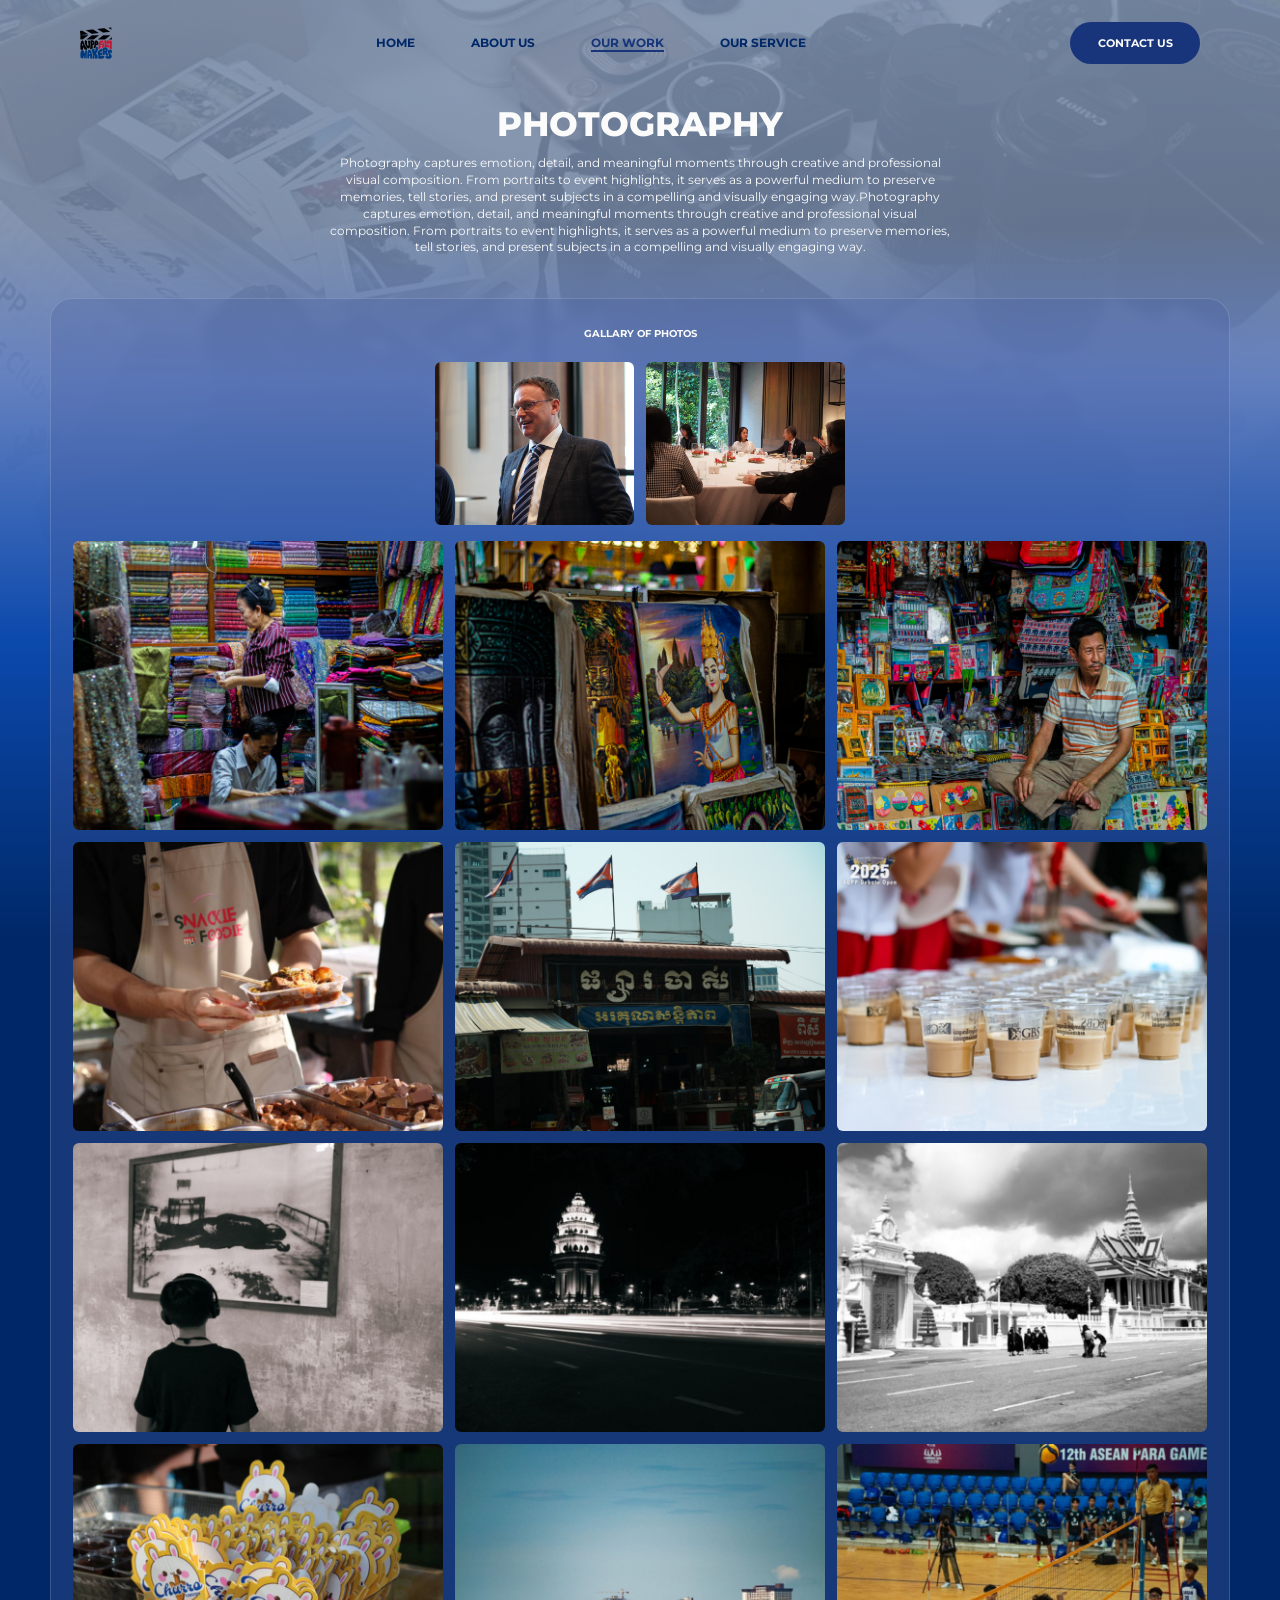
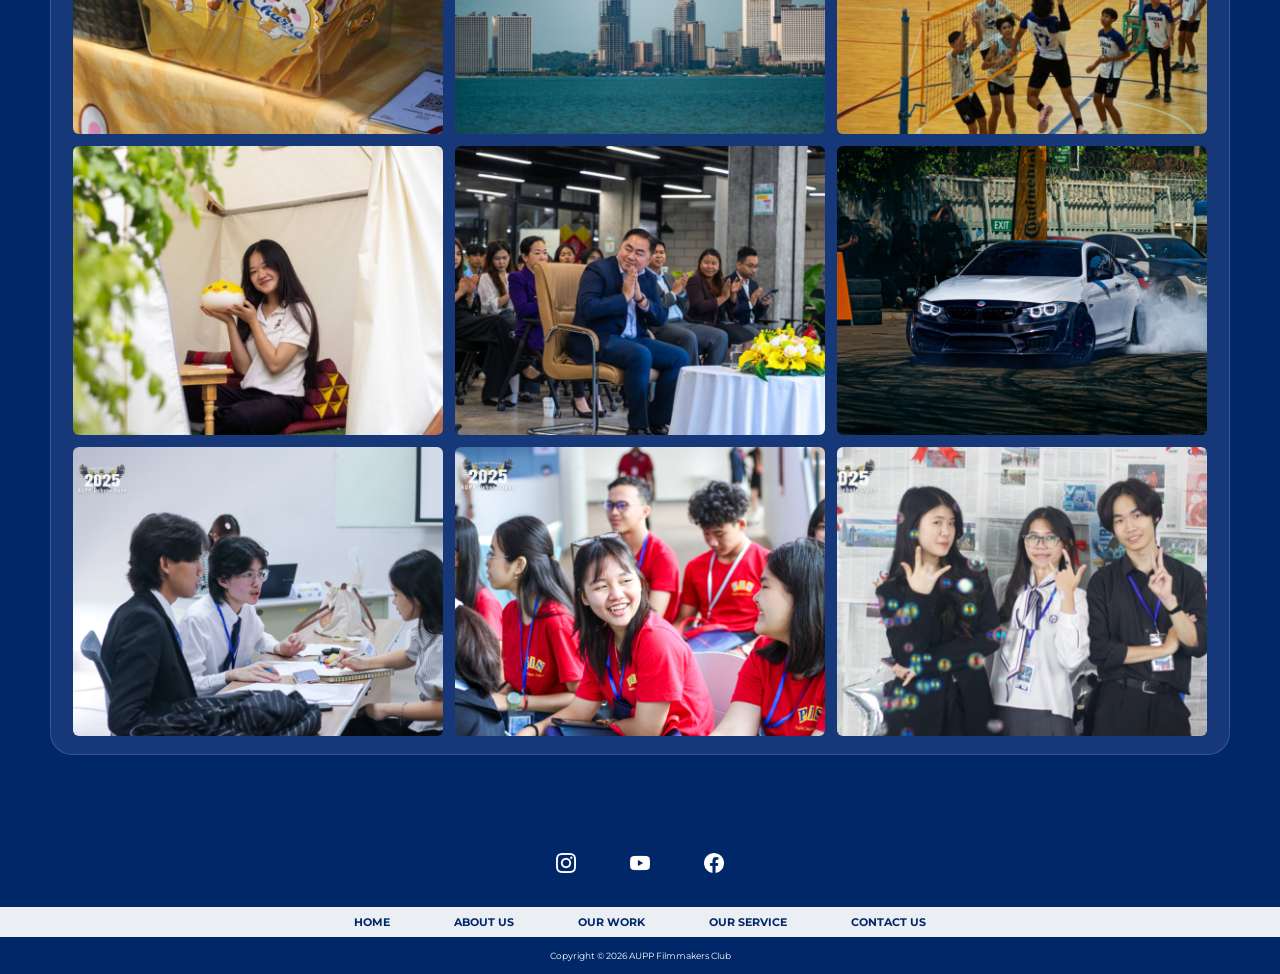
<file: Photography.html>
<!DOCTYPE html>
<html lang="en">

  <head>
    <meta charset="UTF-8" />
    <meta name="viewport" content="width=device-width, initial-scale=1.0" />
    <title>Photography | AUPP FILMMAKERS CLUB</title>
    <link rel="preconnect" href="https://fonts.gstatic.com" crossorigin />
    <link href="https://fonts.googleapis.com/css2?family=Montserrat:ital,wght@0,100..900;1,100..900&display=swap"
      rel="stylesheet" />
    <link rel="stylesheet" href="https://cdnjs.cloudflare.com/ajax/libs/font-awesome/6.5.0/css/all.min.css" />
    <link rel="stylesheet" href="./css/Photography.css" />
  </head>

  <body>
    <section class="photography-page">
      <div class="photograph-background"></div>

      <header class="navbar">
        <div class="logo-container">
          <img src="./media/Nav_Footer/logo.png" alt="Filmmakers Logo" class="filmmakers-logo" />
        </div>
        <input type="checkbox" id="nav-toggle" class="nav-toggle" />
        <label for="nav-toggle" class="nav-toggle-label">
          <i class="fa-solid fa-bars hamburger-icon" aria-hidden="true"></i>
          <span class="sr-only">Open navigation menu</span>
        </label>

        <nav class="nav-menu">
          <a href="home.html" class="nav-item-home">HOME</a>
          <a href="about-us.html" class="nav-item-about-us">ABOUT US</a>
          <a href="our-work.html" class="nav-item-our-work active" aria-current="page">OUR WORK</a>
          <a href="our-service.html" class="nav-item-our-service">OUR SERVICE</a>
          <a href="ContactUs.html" class="nav-item-contact-mobile">CONTACT US</a>
        </nav>

        <div class="nav-contact-button">
          <a href="ContactUs.html" class="button-label">CONTACT US</a>
        </div>
      </header>

      <div class="photograph-title">
        <h1>PHOTOGRAPHY</h1>
        <p>
          Photography captures emotion, detail, and meaningful moments through creative and
          professional visual composition. From portraits to event highlights, it serves as a
          powerful medium to preserve memories, tell stories, and present subjects in a
          compelling and visually engaging way.Photography captures emotion, detail, and meaningful moments through
          creative and professional visual composition. From portraits to event highlights, it serves as a powerful medium
          to preserve memories, tell stories, and present subjects in a compelling and visually engaging way.
        </p>
      </div>

      <section class="gallery-section">
        <h2 class="gallery-title">GALLARY OF PHOTOS</h2>

        <div class="gallery-row-1">
          <div class="img1">
            <img src="./media/photography/img1.png" alt="Gallery Image 1" />
          </div>
          <div class="img2">
            <img src="./media/photography/img2.png" alt="Gallery Image 2" />
          </div>
        </div>

        <div class="gallery-row-2">
          <div class="img3">
            <img src="./media/photography/img3.png" alt="Gallery Image 3" />
          </div>
          <div class="img4">
            <img src="./media/photography/img4.png" alt="Gallery Image 4" />
          </div>
          <div class="img5">
            <img src="./media/photography/img5.png" alt="Gallery Image 5" />
          </div>
        </div>

        <div class="gallery-row-3">
          <div class="img6">
            <img src="./media/photography/img6.png" alt="Gallery Image 6" />
          </div>
          <div class="img7">
            <img src="./media/photography/img7.png" alt="Gallery Image 7" />
          </div>
          <div class="img8">
            <img src="./media/photography/img8.png" alt="Gallery Image 8" />
          </div>
        </div>

        <div class="gallery-row-4">
          <div class="img9">
            <img src="./media/photography/img9.png" alt="Gallery Image 9" />
          </div>
          <div class="img10">
            <img src="./media/photography/img10.png" alt="Gallery Image 10" />
          </div>
          <div class="img11">
            <img src="./media/photography/img11.png" alt="Gallery Image 11" />
          </div>
        </div>

        <div class="gallery-row-5">
          <div class="img12">
            <img src="./media/photography/img12.png" alt="Gallery Image 12" />
          </div>
          <div class="img13">
            <img src="./media/photography/img13.png" alt="Gallery Image 13" />
          </div>
          <div class="img14">
            <img src="./media/photography/img14.png" alt="Gallery Image 14" />
          </div>
        </div>

        <div class="gallery-row-6">
          <div class="img15">
            <img src="./media/photography/img15.png" alt="Gallery Image 15" />
          </div>
          <div class="img16">
            <img src="./media/photography/img16.png" alt="Gallery Image 16" />
          </div>
          <div class="img17">
            <img src="./media/photography/img17.png" alt="Gallery Image 17" />
          </div>
        </div>

        <div class="gallery-row-7">
          <div class="img18">
            <img src="./media/photography/img18.png" alt="Gallery Image 18" />
          </div>
          <div class="img19">
            <img src="./media/photography/img19.png" alt="Gallery Image 19" />
          </div>
          <div class="img20">
            <img src="./media/photography/img20.png" alt="Gallery Image 20" />
          </div>
        </div>
      </section>
    </section>  
       <footer class="footer">
        <div class="footer-social">
          <a href="https://www.instagram.com/aupp.filmmakers?utm_source=ig_web_button_share_sheet&igsh=ZDNlZDc0MzIxNw==" class="footer-social-link">
            <img src="./media/Nav_Footer/IG.png" alt="Instagram Icon" />
          </a>
          <a href="https://www.youtube.com/@auppfilmmakersofficial" class="footer-social-link">
            <img src="./media/Nav_Footer/YT.png" alt="YouTube Icon" />
          </a>
          <a href="https://web.facebook.com/profile.php?id=61566840352282" class="footer-social-link">
            <img src="./media/Nav_Footer/FB.png" alt="Facebook Icon" />
          </a>
        </div>

        <div class="footer-menu">
          <a href="home.html">HOME</a>
          <a href="about-us.html">ABOUT US</a>
          <a href="our-work.html">OUR WORK</a>
          <a href="our-service.html">OUR SERVICE</a>
          <a href="ContactUs.html">CONTACT US</a>
        </div>

        <p class="footer-copyright">Copyright &copy; 2026 AUPP Filmmakers Club</p>
      </footer>
  </body>

</html>
</file>
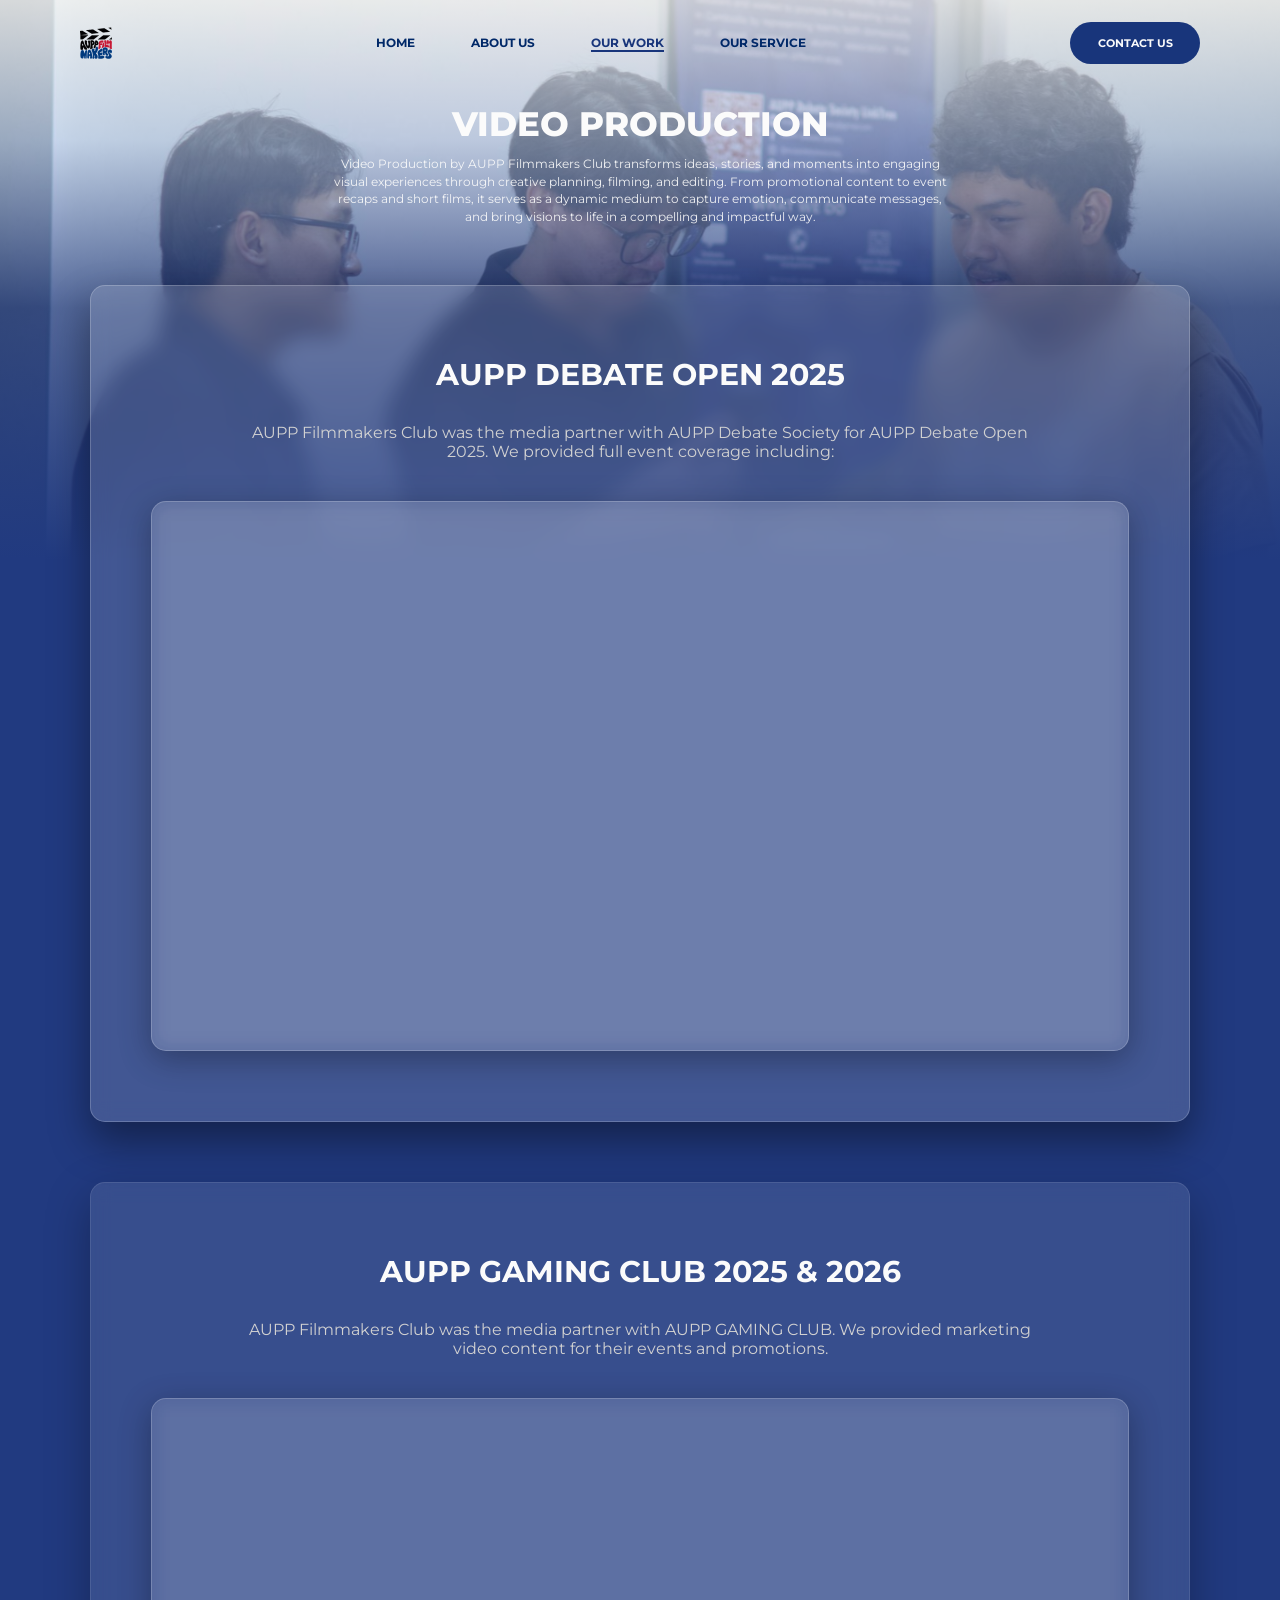
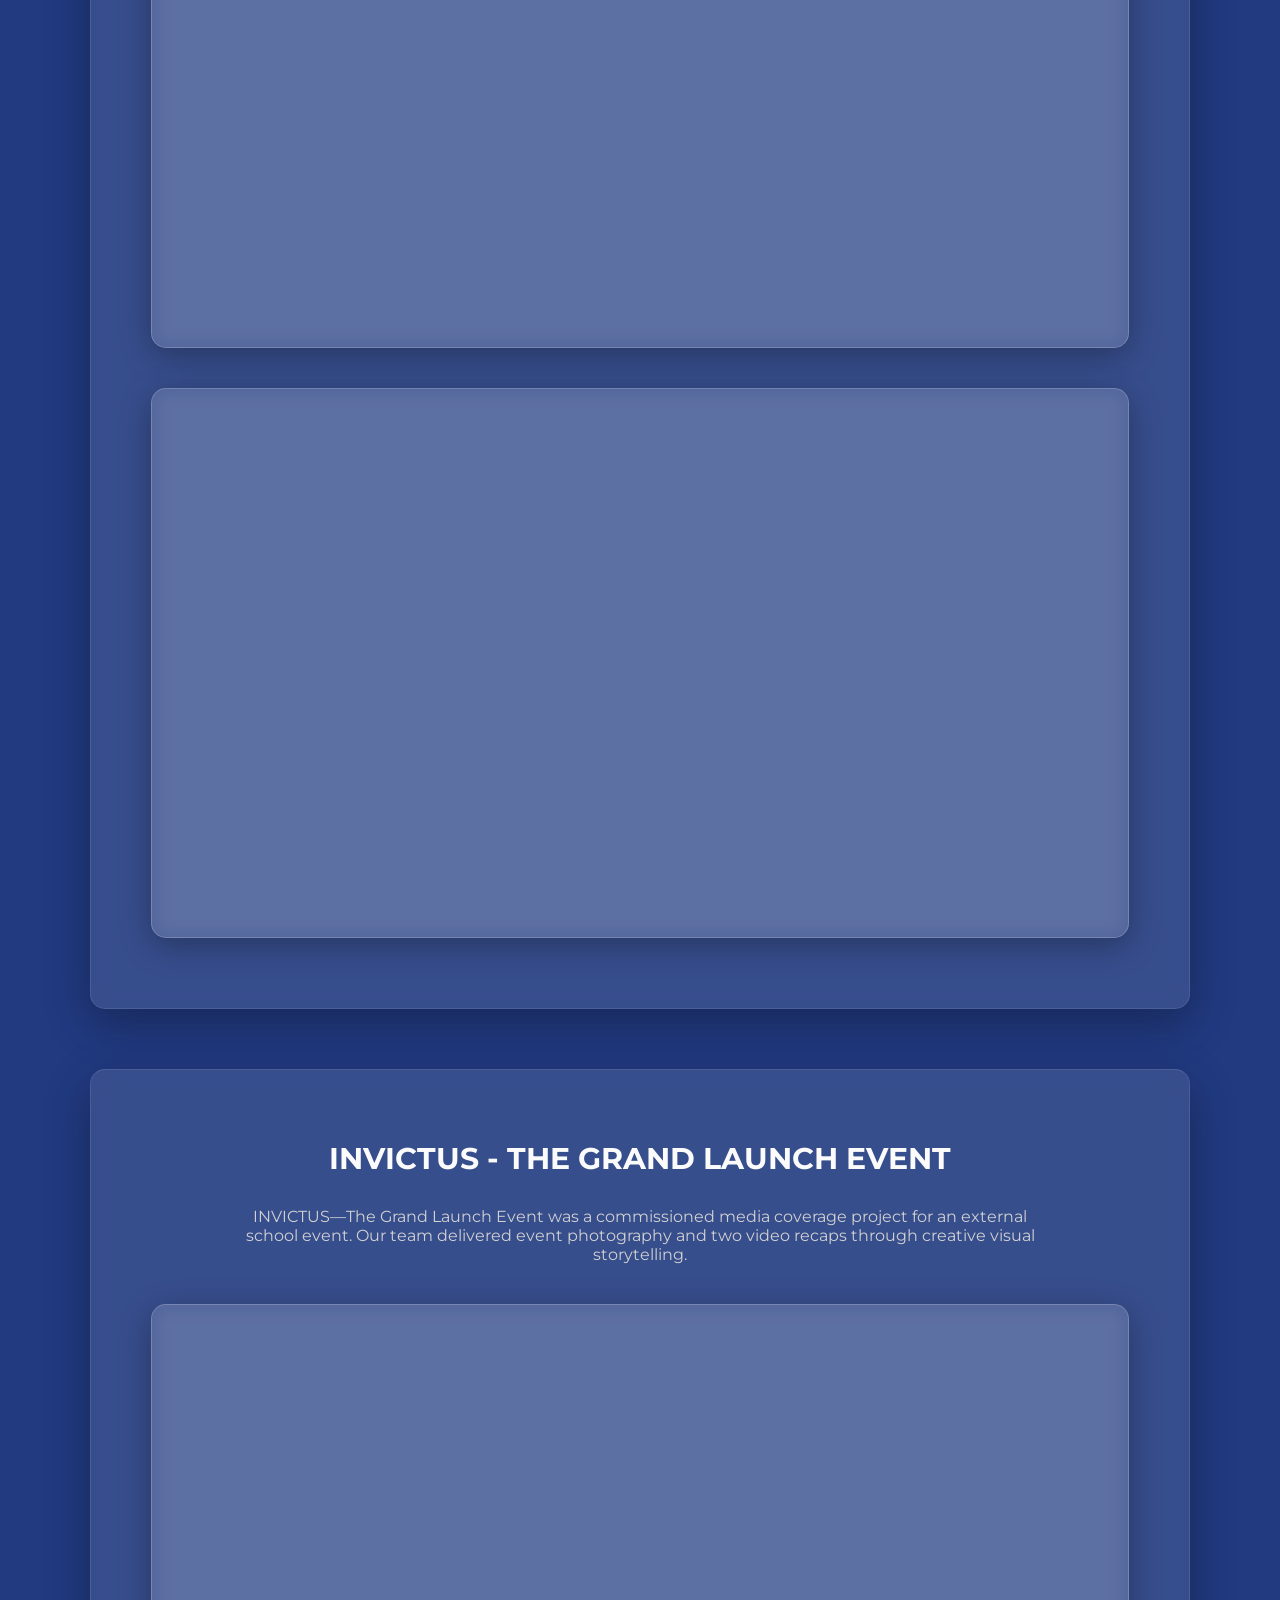
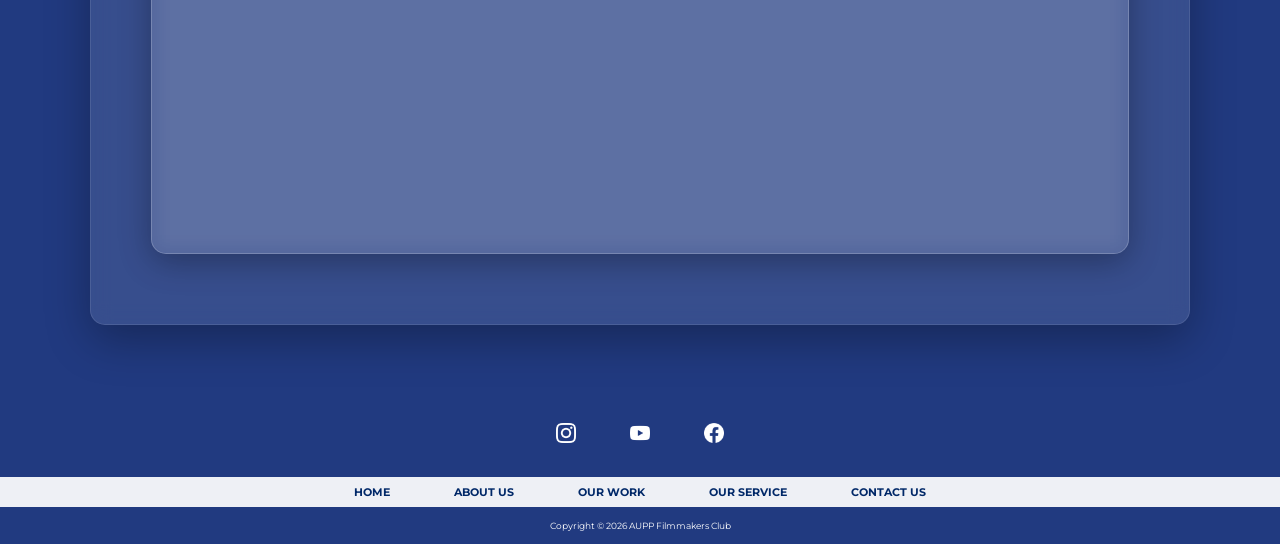
<file: VideoProduction.html>
<!DOCTYPE html>
<html lang="en">
<head>
    <meta charset="UTF-8">
    <meta name="viewport" content="width=device-width, initial-scale=1.0">
    <title>Video Production Portfolio</title>
    <link rel="preconnect" href="https://fonts.googleapis.com">
    <link rel="preconnect" href="https://fonts.gstatic.com" crossorigin>
    <link href="https://fonts.googleapis.com/css2?family=Montserrat:wght@400;700&display=swap" rel="stylesheet">
    <link rel="stylesheet" href="./css/VideoProduction.css">
    <link rel="stylesheet" href="https://cdnjs.cloudflare.com/ajax/libs/font-awesome/6.0.0/css/all.min.css">
</head>
<body>
    <section class="video-production-page">
        <div class="video-production-background"></div>

        <header class="navbar">
            <div class="logo-container">
                <img src="./media/Nav_Footer/logo.png" alt="Filmmakers Logo" class="filmmakers-logo" />
            </div>
            <input type="checkbox" id="nav-toggle" class="nav-toggle" />
            <label for="nav-toggle" class="nav-toggle-label">
                <i class="fa-solid fa-bars hamburger-icon" aria-hidden="true"></i>
                <span class="sr-only">Open navigation menu</span>
            </label>

        <nav class="nav-menu">
            <a href="home.html" class="nav-item-home">HOME</a>
            <a href="about-us.html" class="nav-item-about-us">ABOUT US</a>
            <a href="our-work.html" class="nav-item-our-work active" aria-current="page">OUR WORK</a>
            <a href="our-service.html" class="nav-item-our-service">OUR SERVICE</a>
            <a href="ContactUs.html" class="nav-item-contact-mobile">CONTACT US</a>
        </nav>

            <div class="nav-contact-button">
                <a href="ContactUs.html" class="button-label">CONTACT US</a>
            </div>
        </header>

    
    <div class="video-production-title">
        <h1>VIDEO PRODUCTION</h1>
        <p class="hero-description">
               Video Production by AUPP Filmmakers Club transforms ideas, stories, and moments into engaging visual
               experiences through creative planning, filming, and editing. From promotional content to event recaps and
               short films, it serves as a dynamic medium to capture emotion, communicate messages, and bring visions to
               life in a compelling and impactful way.
        </p>
    </div>
    
    <main>
    <section class="project-card" id="first-card">
        <h2>AUPP DEBATE OPEN 2025</h2>
        <p>AUPP Filmmakers Club was the media partner with AUPP Debate Society for AUPP Debate Open 2025. We provided full event coverage including:</p>
        <div class="video-placeholder">
           <iframe src="https://www.youtube.com/embed/_jwYdTWC0YU?si=EOxN-pUr_RJA9p0y" title="YouTube video player" frameborder="0" allow="accelerometer; autoplay; clipboard-write; encrypted-media; gyroscope; picture-in-picture; web-share" referrerpolicy="strict-origin-when-cross-origin" allowfullscreen></iframe>
        </div>
    </section>

    <section class="project-card">
        <h2>AUPP GAMING CLUB 2025 & 2026</h2>
        <p>AUPP Filmmakers Club was the media partner with AUPP GAMING CLUB. We provided marketing video content for their events and promotions.</p>
        <div class="video-placeholder">
            <iframe src="https://www.youtube.com/embed/5EYq1Ri3VDc?si=KbCVOS-i3k6C8ksP" title="YouTube video player" frameborder="0" allow="accelerometer; autoplay; clipboard-write; encrypted-media; gyroscope; picture-in-picture; web-share" allowfullscreen></iframe>
        </div>
        <div class="video-placeholder">
            <iframe src="https://www.youtube.com/embed/GSb5kx78fhA?si=9kNYhfLC2ksXysUu" title="YouTube video player" frameborder="0" allow="accelerometer; autoplay; clipboard-write; encrypted-media; gyroscope; picture-in-picture; web-share" allowfullscreen></iframe>
        </div>
    </section>

    <section class="project-card">
        <h2>INVICTUS - THE GRAND LAUNCH EVENT</h2>
        <p>INVICTUS—The Grand Launch Event was a commissioned media coverage project for an external school event. Our team delivered event photography and two video recaps through creative visual storytelling.</p>
        <div class="video-placeholder">
            <iframe src="https://www.youtube.com/embed/IYsLq9Kh-UY?si=yRTkH72MofbiIm1D" title="YouTube video player" frameborder="0" allow="accelerometer; autoplay; clipboard-write; encrypted-media; gyroscope; picture-in-picture; web-share" referrerpolicy="strict-origin-when-cross-origin" allowfullscreen></iframe>
        

    </section>
</main>
    <footer class="footer">
        <div class="footer-social">
          <a href="https://www.instagram.com/aupp.filmmakers?utm_source=ig_web_button_share_sheet&igsh=ZDNlZDc0MzIxNw==" class="footer-social-link">
            <img src="./media/Nav_Footer/IG.png" alt="Instagram Icon" />
          </a>
          <a href="https://www.youtube.com/@auppfilmmakersofficial" class="footer-social-link">
            <img src="./media/Nav_Footer/YT.png" alt="YouTube Icon" />
          </a>
          <a href="https://web.facebook.com/profile.php?id=61566840352282" class="footer-social-link">
            <img src="./media/Nav_Footer/FB.png" alt="Facebook Icon" />
          </a>
        </div>

        <div class="footer-menu">
          <a href="home.html">HOME</a>
          <a href="about-us.html">ABOUT US</a>
          <a href="our-work.html">OUR WORK</a>
          <a href="our-service.html">OUR SERVICE</a>
          <a href="ContactUs.html">CONTACT US</a>
        </div>

        <p class="footer-copyright">Copyright &copy; 2026 AUPP Filmmakers Club</p>
    </footer>
</body>
</html>
</file>
<file: css/ArtofAupp.css>
/* ART OF AUPP STYLING  */
* {
  margin: 0;
  padding: 0;
  box-sizing: border-box;
}
body {
  background: rgba(120,0,0,0.9); /* Darker background to let the red silk pop */
  color: white;
  font-family: 'Montserrat', sans-serif;
}
.art-of-aupp-page {
  position: relative;
  width: 100%;
  margin: 0 auto;
  background: #680002;
  overflow: hidden;
  
}
.art-of-aupp-background {
  position: absolute;
  top: 0;
  left: 0;
  right: 0;

  height: 560px; /* control hero height */
  z-index: 0;

  background-image:
    linear-gradient(
      to bottom,
      rgba(0, 0, 0, 0.75) 0%,
      rgba(120, 0, 0, 0.6) 60%,
      #680002 100%
    ),
    url("../media/art-of-aupp/art-of-aupp-background-img.png");

  background-repeat: no-repeat;
  background-position: center top;
  background-size: cover;
}

/* NAVIGATION BAR */
.navbar,
.art-of-aupp-title,
.art-of-aupp-links,
.footer {
  position: relative;
  z-index: 7;
}

/* Navbar */
.navbar {
  position: relative;
  z-index: 50;
  width: min(100% - 120px, 1120px);
  margin: 0 auto;
  padding-top: 22px;
  display: flex;
  align-items: center;
  justify-content: space-between;
}

.logo-container {
  display: flex;
  align-items: center;
  justify-content: center;
}

.filmmakers-logo {
  width: 32px;
  height: auto;
  display: block;
  object-fit: contain;
}

.nav-menu {
  display: flex;
  align-items: center;
  gap: 56px;
}

.nav-toggle,
.nav-toggle-label,
.nav-item-contact-mobile {
  display: none;
}

.hamburger-icon {
  display: block;
  font-size: 24px;
  line-height: 1;
  color: #ffffff;
}

.sr-only {
  position: absolute;
  width: 1px;
  height: 1px;
  padding: 0;
  margin: -1px;
  overflow: hidden;
  clip: rect(0, 0, 0, 0);
  white-space: nowrap;
  border: 0;
}

.nav-item-home,
.nav-item-about-us,
.nav-item-our-work,
.nav-item-our-service {
  font-size: 12px;
  font-weight: 700;
  line-height: 1;
  color: #fbfbfb;
  text-transform: uppercase;
  transition: all 0.5s ease;
}

.nav-menu a.active {
  color: #fbfbfb;
  text-decoration: none;
}

.nav-contact-button.active {
  background: #0f255c;
}

.nav-item-home:hover,
.nav-item-about-us:hover,
.nav-item-our-work:hover,
.nav-item-our-service:hover,
.nav-contact-button:hover {
  transform: scale(1.08); /* zoom in a bit */
  color: lightblue
}

.nav-contact-button {
  min-width: 130px;
  height: 42px;
  padding: 0 22px;
  display: flex;
  align-items: center;
  justify-content: center;
  background: #18357b;
  border-radius: 999px;
  transition: all 0.5s ease;
}

.nav-contact-button:active {
  background: #2a4d98;
}

.button-label {
  font-size: 11px;
  font-weight: 700;
  line-height: 1;
  color: #fbfbfb;
  text-transform: uppercase;
}

/* Title Logo and description */
.hero-content {
  display: flex;
  flex-direction: column;
  justify-content: center;
  align-items: center;
  text-align: center;
  padding: 0;
  z-index: 7;
}

.hero-content p {
  font-size: 18px;
  line-height: auto;
  letter-spacing: 0;
  opacity: 0.8;
  font: 'Montserrat', sans-serif;;
}


.hero-logo {
  width: 520px; 
  max-width: 90%;
  height: auto;
  margin-bottom: 10px;
  z-index: 7;
}

.hero-tagline {
  font-size: 20px;
  margin-bottom: 40px;
  opacity: 0.9;
}

.description {
  max-width: 1093px; 
  font-size: 20px;
  line-height: auto;
  margin: 50px auto;
}

/* Gallery Container */
.gallery-container {
  padding: 80px 5%;
  background: #680002; 
  padding: 0px 0; 
  background: #680002;
  max-width: 1120px;
  margin: 0 auto;
  position: relative; 
  z-index: 5; 
}


.film-row {
  display: flex;
  justify-content: center;
  gap: 180px;
  margin-bottom: 80px;
}

.film-card {
  flex: 1;
  max-width: 350px;
  text-align: center; 
}

.category-title {
  color: #d4af37; 
  font-size: 18px;
  margin-bottom: 15px;
  text-align: center;
  opacity: 100%;
}

.film-card img {
  width: 100%;
  border-radius: 12px;
  margin-bottom: 15px;
  transition: transform 0.3s;
}

/* Winner Effect */
.winners img {
  box-shadow: 0 0 25px #FFD700;
  border: 1px solid rgba(255, 215, 0, 0.5);
}

.film-info {
  font-size: 16px;
  line-height: auto;
  letter-spacing: 0;
  opacity: 0.8;
  font: 'Montserrat', sans-serif;;
}

/* Footer Styling*/
.footer {
  width: 100%;
  margin-top: 88px;
  padding-bottom: 14px;
}

.footer-social {
  display: flex;
  align-items: center;
  justify-content: center;
  gap: 34px;
  margin-bottom: 24px;
}

.footer-social-link {
  display: inline-flex;
  align-items: center;
  justify-content: center;
  width: 40px;
  height: 40px;
  border-radius: 999px;
  transition: background-color 0.5s ease, transform 0.5s ease;
}

.footer-social-link:hover {
  background: #355486;
}

.footer-social-link img {
  width: 20px;
  height: 20px;
  object-fit: contain;
  display: block;
  transition: transform 0.5s ease;
}

.footer-social-link:hover img {
  transform: scale(1.05);
}


.footer-menu {
  display: flex;
  align-items: center;
  justify-content: center;
  gap: 64px;
  flex-wrap: wrap;
  padding: 8px 24px;
  background: rgba(255, 255, 255, 0.92);
  margin-bottom: 14px;
}

.footer-menu a {
  font-size: 11px;
  font-weight: 700;
  color: #002868;
  text-transform: uppercase;
  transition: all 0.5s ease;
}

.footer-menu a:hover {
  color: lightblue;
}


.footer-copyright {
  text-align: center;
  font-size: 9px;
  font-weight: 400;
  line-height: 1;
  color: #ffffff;
}



/* Responsive Styling for tablets and small laptops > 1200px */
@media only screen and (min-width: 834px) and (max-width: 1194px) {

    /* 1. Prevent the navbar from overlapping the logo */
    .hero {
        padding-top: 140px; 
    }
    .navbar ul {
        gap: 25px; 
    }
    .nav-links {
        font-size: 14px;
    }
    .description {
        max-width: 90%; 
        font-size: 18px;
        line-height: 1.5;
    }
    .film-row {
        gap: 30px; 
        padding: 0 30px;
        justify-content: center;
    }
    .film-card {
        flex: 1;
        max-width: 250px;
    }
    .category-title {
        font-size: 15px;
    }
    .footer-nav {
        height: auto;
        padding: 10px 0;
    }
    .footer-nav a {
        margin: 0 10px;
        font-size: 12px;
    }
}

@media (max-width: 768px) {
  .nav-toggle-label {
    display: inline-flex;
    align-items: center;
    justify-content: center;
    margin-left: auto;
    cursor: pointer;
  }

  .nav-menu {
    display: none;
    position: absolute;
    top: calc(100% + 8px);
    right: 0;
    width: min(220px, calc(100vw - 24px));
    padding: 16px;
    border-radius: 16px;
    background: rgba(104, 0, 2, 0.96);
    box-shadow: 0 16px 36px rgba(0, 0, 0, 0.35);
    flex-direction: column;
    align-items: flex-start;
    gap: 14px;
    z-index: 25;
  }

  .nav-toggle:checked ~ .nav-menu {
    display: flex;
  }

  .nav-menu .nav-item-contact-mobile {
    display: inline-flex;
  }

  .nav-menu a {
    color: #fbfbfb;
    font-size: 12px;
    font-weight: 700;
    text-decoration: none;
  }

  .nav-menu a.active {
    color: #ffffff;
    background: rgba(255, 255, 255, 0.16);
    border-radius: 999px;
    padding: 6px 12px;
    text-decoration: none;
  }

  .hamburger-icon {
    color: #ffffff;
  }

  .nav-contact-button {
    display: none;
  }

  .navbar {
    width: calc(100% - 24px);
    padding-top: 16px;
  }

  .filmmakers-logo {
    width: 24px;
  }

  .nav-menu {
    gap: 14px;
  }

  .nav-item-home,
  .nav-item-about-us,
  .nav-item-our-work,
  .nav-item-our-service {
    font-size: 8px;
  }

  .nav-contact-button {
    min-width: 86px;
    height: 30px;
    padding: 0 14px;
  }

  .button-label {
    font-size: 7px;
  }

  .hero-logo {
    width: min(86vw, 320px);
  }

  .hero-tagline {
    font-size: 12px;
    margin-bottom: 18px;
  }

  .hero-content p,
  .description,
  .film-info {
    font-size: 10px;
    line-height: 1.5;
  }

  .description {
    margin: 24px auto;
    padding: 0 16px;
  }

  .gallery-container {
    padding: 0 12px;
  }

  .film-row {
    flex-direction: column;
    gap: 24px;
    margin-bottom: 32px;
  }

  .film-card {
    max-width: 100%;
  }

  .category-title {
    font-size: 14px;
  }

  .footer-social-link {
    width: 32px;
    height: 32px;
  }

  .footer-social-link img {
    width: 14px;
    height: 14px;
  }

  .footer-menu {
    gap: 14px;
    padding: 6px 12px;
  }

  .footer-menu a {
    font-size: 7px;
  }

  .footer-copyright {
    font-size: 6px;
  }
}
</file>
<file: css/ContactUs.css>
* {
  margin: 0;
  padding: 0;
  box-sizing: border-box;
}

body {
  font-family: "Montserrat", sans-serif;
  background: #1f1f1f;
  color: #fbfbfb;
}

a {
  text-decoration: none;
}

.contactUs-page {
  position: relative;
  width: 100%;
  min-height: 100vh;
  margin: 0 auto;
  background: #213a80;
  overflow: hidden;
}

.contactUs-background {
  position: absolute;
  inset: 0;
  z-index: 0;
  opacity: 0.92;
  background-image:
    linear-gradient(
      to bottom,
      rgba(235, 239, 247, 0.65) 0%,
      rgba(132, 154, 206, 0.38) 25%,
      rgba(39, 65, 137, 0.88) 50%,
      rgba(18, 39, 101, 0.96) 100%
    ),
    url("../media/contact-us.png");
  background-repeat: no-repeat;
  background-position: center center;
  background-size: cover;
}

.navbar,
.contact-us-title,
.contact-links,
.feedback-section,
.footer {
  position: relative;
  z-index: 5;
}

/* Navbar */
.navbar {
  position: relative;
  z-index: 50;
  width: min(100% - 120px, 1120px);
  margin: 0 auto;
  padding-top: 22px;
  display: flex;
  align-items: center;
  justify-content: space-between;
}

.logo-container {
  display: flex;
  align-items: center;
  justify-content: center;
}

.filmmakers-logo {
  width: 32px;
  height: auto;
  display: block;
  object-fit: contain;
}

.nav-menu {
  display: flex;
  align-items: center;
  gap: 56px;
}

.nav-toggle,
.nav-toggle-label,
.nav-item-contact-mobile {
  display: none;
}

.hamburger-icon {
  display: block;
  font-size: 24px;
  line-height: 1;
  color: #002868;
}

.sr-only {
  position: absolute;
  width: 1px;
  height: 1px;
  padding: 0;
  margin: -1px;
  overflow: hidden;
  clip: rect(0, 0, 0, 0);
  white-space: nowrap;
  border: 0;
}

.nav-item-home,
.nav-item-about-us,
.nav-item-our-work,
.nav-item-our-service {
  font-size: 12px;
  font-weight: 700;
  line-height: 1;
  color: #002868;
  text-transform: uppercase;
  transition: all 0.5s ease;
}

.nav-menu a.active {
  color: #18357b;
  text-decoration: underline;
  text-decoration-thickness: 2px;
  text-underline-offset: 0.28em;
}

.nav-contact-button.active {
  background: #0f255c;
}

.nav-item-home:hover,
.nav-item-about-us:hover,
.nav-item-our-work:hover,
.nav-item-our-service:hover,
.nav-contact-button:hover {
  transform: scale(1.08); /* zoom in a bit */
  color: lightblue
}

.nav-contact-button {
  min-width: 130px;
  height: 42px;
  padding: 0 22px;
  display: flex;
  align-items: center;
  justify-content: center;
  background: #18357b;
  border-radius: 999px;
  transition: all 0.5s ease;
}

.nav-contact-button:active {
  background: #2a4d98;
}

.button-label {
  font-size: 11px;
  font-weight: 700;
  line-height: 1;
  color: #fbfbfb;
  text-transform: uppercase;
}

/* Contact Us List */

.contact-us-title {
  margin: 72px auto 0;
  padding: 0 48px;
  text-align: center;
}

.contact-us-title h1 {
  font-size: 34px;
  font-weight: 700;
  line-height: 1;
  color: #fbfbfb;
}

.contact-links {
  width: min(100% - 120px, 1160px);
  margin: 92px auto 0;
  padding-bottom: 86px;
  display: grid;
  gap: 30px;
}

.contact-card {
  min-height: 86px;
  padding: 0 34px;
  display: grid;
  grid-template-columns: 72px 1fr;
  align-items: center;
  justify-items: center;
  color: #fbfbfb;
  border: 3px solid rgba(255, 255, 255, 0.92);
  border-radius: 999px;
  background: rgba(255, 255, 255, 0.02);
  backdrop-filter: blur(2px);
  transition: background-color 0.5s ease, color 0.5s ease, border-color 0.5s ease, transform 0.5s ease;
}

.contact-card:active {
  background: rgba(255, 255, 255, 0.14);
  border-color: #ffffff;
  transform: scale(0.98);
}

.contact-card:hover,
#feedback-email:hover,
#feedback-name:hover,
#feedback-message:hover {
  opacity: 0.6;
  border-color: #d5dfef;
}

.footer-social-link:hover {
  background: #355486;
}

.contact-icon {
  width: 36px;
  height: 36px;
  object-fit: contain;
  display: block;
  filter: brightness(0) invert(1);
  transition: transform 0.5s ease;
}

.contact-card span {
  justify-self: start;
  font-size: 22px;
  font-weight: 500;
  line-height: 1.2;
  color: #fbfbfb;
  text-decoration: underline;
  text-underline-offset: 0.12em;
  transition: background-color 0.5s ease, color 0.5s ease, border-color 0.5s ease, transform 0.5s ease;
}

.contact-card:active .contact-icon {
  transform: scale(0.96);
}

.contact-card:hover .contact-icon {
  transform: scale(1.05);
}

.contact-card:hover span {
  color: #ffffff;
}

.contact-card:active span {
  color: #ffffff;
}

.feedback-section {
  width: min(100% - 120px, 1160px);
  margin: 0 auto;
  padding: 0 0 72px;
}

.feedback-section h2 {
  margin-bottom: 24px;
  font-size: 28px;
  font-weight: 700;
  color: #fbfbfb;
  text-align: center;
}

.feedback-form {
  margin-top: 20px;
  display: grid;
  gap: 18px;
}

.feedback-form input,
.feedback-form textarea {
  width: 100%;
  border: 2px solid rgba(255, 255, 255, 0.9);
  border-radius: 20px;
  background: rgba(255, 255, 255, 0.06);
  color: #fbfbfb;
  font-family: "Montserrat", sans-serif;
  font-size: 16px;
  padding: 18px 20px;
  outline: none;
}

.feedback-form textarea {
  min-height: 180px;
  resize: vertical;
}

.feedback-form input::placeholder,
.feedback-form textarea::placeholder {
  color: rgba(255, 255, 255, 0.78);
}

.feedback-form button {
  justify-self: end;
  min-width: 160px;
  height: 52px;
  border: 2px solid rgba(255, 255, 255, 0.9);
  border-radius: 999px;
  background: transparent;
  color: #fbfbfb;
  font-family: "Montserrat", sans-serif;
  font-size: 16px;
  font-weight: 700;
  cursor: pointer;
  transition: background-color 0.5s ease, color 0.5s ease, border-color 0.5s ease, transform 0.5s ease;
}

.feedback-form button:hover {
  background: #0d306d;
  border-color: #1c4996;
}

.feedback-form button:active {
  background: rgba(255, 255, 255, 0.14);
  border-color: #ffffff;
  color: #ffffff;
  transform: scale(0.98);
}

/* Footer */
.footer {
  width: 100%;
  margin-top: auto;
  padding-bottom: 14px;
}

.footer-menu {
  display: flex;
  align-items: center;
  justify-content: center;
  gap: 64px;
  flex-wrap: wrap;
  padding: 8px 24px;
  background: rgba(255, 255, 255, 0.92);
  margin-bottom: 14px;
}

.footer-menu a {
  font-size: 11px;
  font-weight: 700;
  color: #002868;
  text-transform: uppercase;
  transition: all 0.5s ease;
}

.footer-menu a:hover {
  color: lightblue;
}

.footer-copyright {
  text-align: center;
  font-size: 9px;
  font-weight: 400;
  line-height: 1;
  color: #ffffff;
}

@media (max-width: 1200px) {
  .contactUs-page {
    width: 100%;
  }

  .contactUs-background {
    background-position: center center;
    background-size: cover;
  }

  .navbar {
    width: min(100% - 80px, 1080px);
    padding-top: 20px;
  }

  .filmmakers-logo {
    width: 52px;
  }

  .nav-menu {
    gap: 42px;
  }

  .nav-item-home,
  .nav-item-about-us,
  .nav-item-our-work,
  .nav-item-our-service {
    font-size: 11px;
  }

  .nav-contact-button {
    min-width: 120px;
    height: 40px;
    padding: 0 20px;
  }

  .button-label {
    font-size: 10px;
  }

  .contact-us-title {
    margin: 104px auto 0;
    padding: 0 36px;
  }

  .contact-us-title h1 {
    font-size: 62px;
  }

  .contact-links {
    width: min(100% - 80px, 1080px);
    margin: 80px auto 0;
    gap: 24px;
    padding-bottom: 48px;
  }

  .contact-card {
    min-height: 80px;
    padding: 0 28px;
    grid-template-columns: 64px 1fr;
  }

  .contact-icon {
    width: 32px;
    height: 32px;
  }

  .contact-card span {
    font-size: 20px;
  }

  .feedback-section {
    width: min(100% - 80px, 1080px);
    padding-bottom: 64px;
  }
  .feedback-section h2 {
    font-size: 32px;
  }

  .feedback-section p {
    font-size: 16px;
    text-align: center;
  }

  .footer-menu {
    gap: 48px;
    padding: 8px 20px;
  }

  .footer-menu a {
    font-size: 10px;
  }

  .footer-copyright {
    font-size: 8px;
  }
}

@media (max-width: 900px) {
  .contactUs-page {
    width: 100%;
  }

  .navbar {
    width: calc(100% - 48px);
    padding-top: 18px;
  }

  .filmmakers-logo {
    width: 42px;
  }

  .nav-menu {
    gap: 24px;
  }

  .nav-item-home,
  .nav-item-about-us,
  .nav-item-our-work,
  .nav-item-our-service {
    font-size: 9px;
  }

  .nav-contact-button {
    min-width: 98px;
    height: 34px;
    padding: 0 16px;
  }

  .button-label {
    font-size: 8px;
  }

  .contact-us-title {
    margin: 90px auto 0;
    padding: 0 24px;
  }

  .contact-us-title h1 {
    font-size: 48px;
  }

  .contact-links {
    width: calc(100% - 48px);
    margin: 68px auto 0;
    gap: 20px;
    padding-bottom: 40px;
  }

  .contact-card {
    min-height: 70px;
    padding: 0 24px;
    grid-template-columns: 54px 1fr;
    border-width: 2px;
  }

  .contact-icon {
    width: 28px;
    height: 28px;
  }

  .contact-card span {
    font-size: 16px;
  }

  .feedback-section {
    width: calc(100% - 48px);
    padding-bottom: 48px;
  }

  .feedback-section h2 {
    font-size: 24px;
  }

  .feedback-form input,
  .feedback-form textarea {
    font-size: 14px;
    padding: 16px 18px;
  }

  .feedback-form textarea {
    min-height: 150px;
  }

  .feedback-form button {
    min-width: 140px;
    height: 46px;
    font-size: 14px;
  }

  .footer-menu {
    gap: 28px;
    padding: 7px 16px;
    margin-bottom: 12px;
  }

  .footer-menu a {
    font-size: 8px;
  }

  .footer-copyright {
    font-size: 7px;
  }
}

@media (max-width: 770px) {
  .contactUs-page {
    width: 100%;
    min-height: 100vh;
  }

  .navbar {
    width: calc(100% - 24px);
    padding-top: 14px;
  }

  .filmmakers-logo {
    width: 28px;
  }

  .nav-menu {
    gap: 10px;
  }

  .nav-item-home,
  .nav-item-about-us,
  .nav-item-our-work,
  .nav-item-our-service {
    font-size: 6px;
  }

  .nav-contact-button {
    min-width: 64px;
    height: 22px;
    padding: 0 10px;
  }

  .button-label {
    font-size: 5px;
  }

  .contact-us-title {
    margin: 72px auto 0;
    padding: 0 16px;
  }

  .contact-us-title h1 {
    font-size: 30px;
  }

  .contact-links {
    width: calc(100% - 24px);
    margin: 44px auto 0;
    gap: 14px;
    padding-bottom: 28px;
  }

  .contact-card {
    min-height: 54px;
    padding: 0 16px;
    grid-template-columns: 38px 1fr;
    border-width: 2px;
  }

  .contact-icon {
    width: 20px;
    height: 20px;
  }

  .contact-card span {
    font-size: 11px;
  }

  .feedback-section {
    width: calc(100% - 24px);
    padding-bottom: 36px;
  }

  .feedback-section h2 {
    margin-bottom: 16px;
    font-size: 18px;
  }

  .feedback-form {
    gap: 12px;
  }

  .feedback-form input,
  .feedback-form textarea {
    font-size: 12px;
    padding: 12px 14px;
    border-radius: 16px;
  }

  .feedback-form textarea {
    min-height: 120px;
  }

  .feedback-form button {
    min-width: 108px;
    height: 38px;
    font-size: 12px;
  }

  .footer-menu {
    gap: 14px;
    padding: 6px 10px;
    margin-bottom: 10px;
  }

  .footer-menu a {
    font-size: 6px;
  }

  .footer-copyright {
    font-size: 5px;
  }
}

@media (max-width: 768px) {
  .nav-toggle-label {
    display: inline-flex;
    align-items: center;
    justify-content: center;
    margin-left: auto;
    cursor: pointer;
  }

  .nav-menu {
    display: none;
    position: absolute;
    top: calc(100% + 8px);
    right: 0;
    width: min(220px, calc(100vw - 24px));
    padding: 16px;
    border-radius: 16px;
    background: rgba(24, 53, 123, 0.96);
    box-shadow: 0 16px 36px rgba(0, 0, 0, 0.35);
    flex-direction: column;
    align-items: flex-start;
    gap: 14px;
    z-index: 25;
  }

  .nav-toggle:checked ~ .nav-menu {
    display: flex;
  }

  .nav-menu .nav-item-contact-mobile {
    display: inline-flex;
  }

  .nav-menu a {
    color: #fbfbfb;
    font-size: 12px;
    font-weight: 700;
  }

  .nav-menu a.active {
    color: #ffffff;
    background: rgba(255, 255, 255, 0.16);
    border-radius: 999px;
    padding: 6px 12px;
    text-decoration: none;
  }

  .nav-contact-button {
    display: none;
  }

  .navbar {
    width: calc(100% - 24px);
    padding-top: 16px;
  }

  .filmmakers-logo {
    width: 24px;
  }

  .nav-menu {
    gap: 14px;
  }

  .nav-item-home,
  .nav-item-about-us,
  .nav-item-our-work,
  .nav-item-our-service {
    font-size: 8px;
  }

  .nav-contact-button {
    min-width: 86px;
    height: 30px;
    padding: 0 14px;
  }

  .button-label {
    font-size: 7px;
  }

  .contact-us-title {
    margin-top: 24px;
    padding: 0 12px;
  }

  .contact-us-title h1 {
    font-size: 24px;
  }

  .contact-links,
  .feedback-section {
    width: calc(100% - 24px);
  }

  .contact-card {
    min-height: 58px;
    grid-template-columns: 40px 1fr;
    padding: 0 16px;
  }

  .contact-icon {
    width: 20px;
    height: 20px;
  }

  .contact-card span,
  .feedback-form input,
  .feedback-form textarea,
  .feedback-form button {
    font-size: 12px;
  }

  .feedback-form textarea {
    min-height: 120px;
  }

  .footer-menu {
    gap: 14px;
    padding: 6px 12px;
  }

  .footer-menu a {
    font-size: 7px;
  }

  .footer-copyright {
    font-size: 6px;
  }
}
</file>
<file: css/EventCoverage.css>
* {
  margin: 0;
  padding: 0;
  box-sizing: border-box;
}

body {
  font-family: "Montserrat", sans-serif;
  background: #1f1f1f;
  color: #fbfbfb;
}

a {
  text-decoration: none;
}

.event-coverage-page {
  position: relative;
  width: 100%;
  min-height: 100vh;
  margin: 0 auto;
  background: #213a80;
  overflow: hidden;
}

.event-coverage-background {
  position: absolute;
  inset: 0;
  height: 40%;
  width: 100%;
  z-index: 0;
  opacity:0.6;
  background-image:
    linear-gradient(to bottom,
      rgba(240, 242, 244, 0.767) 0%,
      hsla(240, 6%, 87%, 0.752) 24%,
      rgba(167, 188, 251, 0.96) 40%,
      rgb(20, 96, 219) 68%,
      #002868 100%),
    url("../media/event-coverage/event-coverage-background-img.png");
  background-repeat: no-repeat;
  background-position: center top;
  background-size: 100% auto;
}
.navbar,
.event-coverage-title,
.event-coverage-links,
.footer {
  position: relative;
  z-index: 5;
}

/* Navbar */
.navbar {
  position: relative;
  z-index: 50;
  width: min(100% - 120px, 1120px);
  margin: 0 auto;
  padding-top: 22px;
  display: flex;
  align-items: center;
  justify-content: space-between;
}

.logo-container {
  display: flex;
  align-items: center;
  justify-content: center;
}

.filmmakers-logo {
  width: 32px;
  height: auto;
  display: block;
  object-fit: contain;
}

.nav-menu {
  display: flex;
  align-items: center;
  gap: 56px;
}

.nav-toggle,
.nav-toggle-label,
.nav-item-contact-mobile {
  display: none;
}

.hamburger-icon {
  display: block;
  font-size: 24px;
  line-height: 1;
  color: #002868;
}

.sr-only {
  position: absolute;
  width: 1px;
  height: 1px;
  padding: 0;
  margin: -1px;
  overflow: hidden;
  clip: rect(0, 0, 0, 0);
  white-space: nowrap;
  border: 0;
}

.nav-item-home,
.nav-item-about-us,
.nav-item-our-work,
.nav-item-our-service {
  font-size: 12px;
  font-weight: 700;
  line-height: 1;
  color: #002868;
  text-transform: uppercase;
  transition: all 0.5s ease;
}

.nav-menu a.active {
  color: #18357b;
  text-decoration: underline;
  text-decoration-thickness: 2px;
  text-underline-offset: 0.28em;
}

.nav-contact-button.active {
  background: #0f255c;
}

.nav-item-home:hover,
.nav-item-about-us:hover,
.nav-item-our-work:hover,
.nav-item-our-service:hover,
.nav-contact-button:hover {
  transform: scale(1.08); /* zoom in a bit */
  color: lightblue
}

.nav-contact-button {
  min-width: 130px;
  height: 42px;
  padding: 0 22px;
  display: flex;
  align-items: center;
  justify-content: center;
  background: #18357b;
  border-radius: 999px;
  transition: all 0.5s ease;
}

.nav-contact-button:active {
  background: #2a4d98;
}

.button-label {
  font-size: 11px;
  font-weight: 700;
  line-height: 1;
  color: #fbfbfb;
  text-transform: uppercase;
}

.event-coverage-title {
  max-width: 760px;
  margin: 42px auto 0;
  padding: 0 24px;
  text-align: center;
}

.event-coverage-title h1 {
  margin-bottom: 12px;
  font-size: 34px;
  font-weight: 800;
  line-height: 1.1;
  color: #fbfbfb;
}

.event-coverage-title p {
  max-width: 620px;
  margin: 0 auto;
  font-size: 12px;
  font-weight: 400;
  line-height: 1.45;
  color: rgba(251, 251, 251, 0.92);
}

.gallery-section {
  width: calc(100% - 48px);
  max-width: 1260px;
  margin: 54px auto 0;
  padding: 28px 22px 18px;
  background: rgba(75, 97, 164, 0.3);
  border: 1px solid rgba(255, 255, 255, 0.16);
  border-radius: 22px;
  backdrop-filter: blur(4px);
  overflow: hidden;
}

.gallery-header {
  max-width: 760px;
  margin: 0 auto 40px;
  text-align: center;
}

.gallery-header-wide {
  max-width: 980px;
}

.gallery-title {
  margin-bottom: 22px;
  font-size: clamp(24px, 2.6vw, 40px);
  font-weight: 800;
  line-height: 1.1;
  text-align: center;
  text-transform: uppercase;
  color: #fbfbfb;
}

.gallery-description {
  font-size: clamp(10px, 1.2vw, 18px);
  line-height: 1.45;
  color: rgba(251, 251, 251, 0.92);
}

.gallery-cards {
  display: grid;
  grid-template-columns: repeat(3, minmax(0, 1fr));
  gap: 42px;
  align-items: start;
}

.gallery-card {
  display: flex;
  flex-direction: column;
  align-items: center;
  min-width: 0;
}

.gallery-card-title {
  margin-bottom: 18px;
  font-size: 15px;
  font-weight: 800;
  letter-spacing: 0.02em;
  line-height: 1.2;
  text-align: center;
  text-transform: uppercase;
  text-wrap: balance;
}


.gallery-card-frame {
  width: 100%;
  max-width: 308px;
  aspect-ratio: 0.73 / 1;
  padding: 0;
  border-radius: 18px;
  background: transparent;
  box-shadow:
    0 0 18px rgba(255, 255, 255, 0.9),
    0 0 34px rgba(255, 255, 255, 0.62),
    0 0 54px rgba(255, 255, 255, 0.35);
}

.gallery-card-frame img {
  width: 100%;
  height: 100%;
  display: block;
  border-radius: 18px;
  object-fit: cover;
}

.gallery-section-secondary {
  margin-top: 26px;
  padding-top: 22px;
  background: rgba(75, 97, 164, 0.3);
  border: 1px solid rgba(255, 255, 255, 0.16);
  backdrop-filter: blur(4px);
}

.gallery-cards-two {
  max-width: 980px;
  margin: 0 auto;
  grid-template-columns: repeat(2, minmax(0, 1fr));
  gap: 46px;
}

.gallery-card-frame-landscape {
  width: 100%;
  max-width: 420px;
  aspect-ratio: 1.46 / 1;
  padding: 0;
  border-radius: 14px;
  background: transparent;
  box-shadow: none;
}

.gallery-card-frame-landscape img {
  width: 100%;
  height: 100%;
  display: block;
  border-radius: 14px;
  object-fit: cover;
}

.footer {
  width: 100%;
  margin-top: 88px;
  padding-bottom: 14px;
}

.footer-social {
  display: flex;
  align-items: center;
  justify-content: center;
  gap: 34px;
  margin-bottom: 24px;
}

.footer-social-link {
  display: inline-flex;
  align-items: center;
  justify-content: center;
  width: 40px;
  height: 40px;
  border-radius: 999px;
  transition: background-color 0.5s ease, transform 0.5s ease;
}

.footer-social-link:hover {
  background: #355486;
}

.footer-social-link img {
  width: 20px;
  height: 20px;
  object-fit: contain;
  display: block;
  transition: transform 0.5s ease;
}

.footer-social-link:hover img {
  transform: scale(1.05);
}


.footer-menu {
  display: flex;
  align-items: center;
  justify-content: center;
  gap: 64px;
  flex-wrap: wrap;
  padding: 8px 24px;
  background: rgba(255, 255, 255, 0.92);
  margin-bottom: 14px;
}

.footer-menu a {
  font-size: 11px;
  font-weight: 700;
  color: #002868;
  text-transform: uppercase;
  transition: all 0.5s ease;
}

.footer-menu a:hover {
  color: lightblue;
}


.footer-copyright {
  text-align: center;
  font-size: 9px;
  font-weight: 400;
  line-height: 1;
  color: #ffffff;
}

@media (max-width: 1200px) {
  .navbar {
    width: calc(100% - 48px);
  }

  .nav-menu {
    gap: 24px;
  }

  .footer-menu {
    gap: 28px;
  }
}

@media (max-width: 700px) {
  .photography-page { min-height: auto; overflow: hidden; }
  .photograph-background { height: 32%; background-size: cover; background-position: center top; }

  .navbar {
    height: 60px;
    padding: 0 12px;
  }

  .filmmakers-logo {
    width: 20px;
  }

  .nav-menu {
    gap: 10px;
  }

  .nav-item-home,
  .nav-item-about-us,
  .nav-item-our-work,
  .nav-item-our-service {
    font-size: 5.5px;
  }

  .nav-contact-button {
    min-width: 52px;
    height: 18px;
    padding: 0 8px;
    border-radius: 20px;
  }

  .button-label { font-size: 4.5px; }


  .photograph-title {
    margin: 16px auto 0;
    padding: 0 12px;
    max-width: 100%;
    text-align: center;
  }

  .photograph-title h1 {
    margin-bottom: 8px;
    font-size: 22px;
    line-height: 1.1;
  }

  .photograph-title p,
  .gallery-description {
    margin: 0 auto;
    line-height: 1.45;
  }

  .photograph-title p {
    max-width: 320px;
    font-size: 10px;
  }

  .gallery-section {
    width: calc(100% - 16px);
    margin: 22px auto 0;
    padding: 14px 10px 12px;
    border-radius: 18px;
  }

  .gallery-header,
  .gallery-header-wide {
    max-width: 100%;
    margin: 0 auto 16px;
    text-align: center;
  }

  .gallery-title {
    margin-bottom: 10px;
    font-size: 13px;
    line-height: 1.15;
  }

  .gallery-cards {
    grid-template-columns: repeat(3, minmax(0, 1fr));
    gap: 10px;
    align-items: start;
  }

  .gallery-cards-two {
    max-width: 100%;
    margin: 0 auto;
    grid-template-columns: repeat(2, minmax(0, 1fr));
    gap: 12px;
  }

  .gallery-card-title {
    font-weight: bold;
    font-size: 8px;
    letter-spacing: 0.02em;
  }


  .gallery-card-frame,
  .gallery-card-frame-landscape {
    width: 100%;
    max-width: 100%;
    border-radius: 10px;
  }

  .gallery-card-frame {
    box-shadow:
      0 0 8px rgba(255,255,255,.7),
      0 0 16px rgba(255,255,255,.35),
      0 0 24px rgba(255,255,255,.18);
  }

  .gallery-card-frame img,
  .gallery-card-frame-landscape img {
    border-radius: 10px;
  }

  .gallery-section-secondary {
    margin-top: 16px;
    padding-top: 14px;
  }

  .footer { margin-top: 18px; }
  .footer-social { gap: 10px; margin-bottom: 4px; }
  .footer-social-link img { width: 9px; height: 9px; }

  .footer-menu {
    gap: 10px;
    padding: 3px 8px 0;
    margin-bottom: 6px;
  }

  .footer-menu a {
    font-size: 4.5px;
    margin-bottom: 3px;
  }

  .footer-copyright {
    font-size: 4.5px;
    line-height: 1.4;
    margin-bottom: 6px;
    padding: 0 10px;
  }
}

@media (max-width: 768px) {
  .nav-toggle-label {
    display: inline-flex;
    align-items: center;
    justify-content: center;
    margin-left: auto;
    cursor: pointer;
  }

  .nav-menu {
    display: none;
    position: absolute;
    top: calc(100% + 8px);
    right: 0;
    width: min(220px, calc(100vw - 24px));
    padding: 16px;
    border-radius: 16px;
    background: rgba(24, 53, 123, 0.96);
    box-shadow: 0 16px 36px rgba(0, 0, 0, 0.35);
    flex-direction: column;
    align-items: flex-start;
    gap: 14px;
    z-index: 25;
  }

  .nav-toggle:checked ~ .nav-menu {
    display: flex;
  }

  .nav-menu .nav-item-contact-mobile {
    display: inline-flex;
  }

  .nav-menu a {
    color: #fbfbfb;
    font-size: 12px;
    font-weight: 700;
  }

  .nav-menu a.active {
    color: #ffffff;
    background: rgba(255, 255, 255, 0.16);
    border-radius: 999px;
    padding: 6px 12px;
    text-decoration: none;
  }

  .nav-contact-button {
    display: none;
  }

  .navbar {
    width: calc(100% - 24px);
    padding-top: 16px;
    height: auto;
  }

  .filmmakers-logo {
    width: 24px;
  }

  .nav-menu {
    gap: 14px;
  }

  .nav-item-home,
  .nav-item-about-us,
  .nav-item-our-work,
  .nav-item-our-service {
    font-size: 8px;
  }

  .nav-contact-button {
    min-width: 86px;
    height: 30px;
    padding: 0 14px;
  }

  .button-label {
    font-size: 7px;
  }

  .event-coverage-title {
    margin-top: 24px;
    padding: 0 10px;
  }

  .event-coverage-title h1 {
    font-size: 24px;
  }

  .event-coverage-title p,
  .gallery-description {
    font-size: 10px;
  }

  .gallery-section {
    width: calc(100% - 24px);
    padding: 18px 12px 14px;
  }

  .gallery-cards {
    grid-template-columns: 1fr;
    gap: 18px;
  }

  .gallery-cards-two {
    grid-template-columns: 1fr;
    gap: 18px;
  }

  .gallery-card-title {
    font-size: 11px;
  }

  .footer-social-link {
    width: 32px;
    height: 32px;
  }

  .footer-social-link img {
    width: 14px;
    height: 14px;
  }

  .footer-menu {
    gap: 14px;
    padding: 6px 12px;
  }

  .footer-menu a {
    font-size: 7px;
  }

  .footer-copyright {
    font-size: 6px;
  }
}
</file>
<file: css/home.css>
* {
  margin: 0;
  padding: 0;
  box-sizing: border-box;
}

html,
body {
  min-height: 100%;
  background: #002868;
}

body {
  font-family: "Montserrat", sans-serif;
  color: #002868;
  min-height: 100vh;
}


.home-page {
  position: relative;
  width: 100%;
  min-height: 100vh;
  margin: 0 auto;
  background: #002868;
  overflow: hidden;
}

.home-background {
   position: absolute;
  inset: 0;
  height: 100%;
  width: 100%;
  z-index: 0;
  opacity:0.6;
  background-image:
    linear-gradient(to bottom,
      rgba(240, 242, 244, 0.767) 0%,
      hsla(240, 6%, 87%, 0.752) 4%,
      #213a80 68%,
      #002868 100%),
    url("../media/photography/photograph-background-img.png");
  background-repeat: no-repeat;
  background-position: center top;
  background-size: 100% auto;
}

/* NAVIGATION BAR */
.navbar,
.home-title,
.home-links,
.footer {
  position: relative;
  z-index: 5;
}

/* Navbar */
.navbar {
  position: relative;
  z-index: 50;
  width: min(100% - 120px, 1120px);
  margin: 0 auto;
  padding-top: 22px;
  display: flex;
  align-items: center;
  justify-content: space-between;
}

.logo-container {
  display: flex;
  align-items: center;
  justify-content: center;
}

.filmmakers-logo {
  width: 32px;
  height: auto;
  display: block;
  object-fit: contain;
}

.nav-menu {
  display: flex;
  align-items: center;
  gap: 56px;
}

.nav-toggle,
.nav-toggle-label,
.nav-item-contact-mobile {
  display: none;
}

.hamburger-icon {
  display: block;
  font-size: 24px;
  line-height: 1;
  color: #002868;
}

.sr-only {
  position: absolute;
  width: 1px;
  height: 1px;
  padding: 0;
  margin: -1px;
  overflow: hidden;
  clip: rect(0, 0, 0, 0);
  white-space: nowrap;
  border: 0;
}

.nav-item-home,
.nav-item-about-us,
.nav-item-our-work,
.nav-item-our-service {
  font-size: 12px;
  font-weight: 700;
  line-height: 1;
  color: #002868;
  text-transform: uppercase;
  transition: all 0.5s ease;
}

.nav-menu a.active {
  color: #18357b;
  text-decoration: underline;
  text-decoration-thickness: 2px;
  text-underline-offset: 0.28em;
}

.nav-contact-button.active {
  background: #0f255c;
}

.nav-item-home:hover,
.nav-item-about-us:hover,
.nav-item-our-work:hover,
.nav-item-our-service:hover,
.nav-contact-button:hover {
  transform: scale(1.08); /* zoom in a bit */
  color: lightblue
}

.nav-contact-button {
  min-width: 130px;
  height: 42px;
  padding: 0 22px;
  display: flex;
  align-items: center;
  justify-content: center;
  background: #18357b;
  border-radius: 999px;
  transition: all 0.5s ease;
}

.nav-contact-button:active {
  background: #2a4d98;
}

.button-label {
  font-size: 11px;
  font-weight: 700;
  line-height: 1;
  color: #fbfbfb;
  text-transform: uppercase;
}

.home-title {
  max-width: 1080px;
  margin: 42px auto 0;
  padding: 0 48px 40px;
  text-align: center;
}

.home-title h1 {
  margin-bottom: 24px;
  font-size: 34px;
  font-weight: 800;
  line-height: 1;
  color: #fbfbfb;
}

.home-title p {
  max-width: 860px;
  margin: 0 auto;
  font-size: 12px;
  font-weight: 400;
  line-height: 1.35;
  color: #eef2ff;
}

/* Footer Navigation */
.footer {
  background: #002868;
  width: 100%;
  margin-top: 0px;
  padding-bottom: 14px;
}

.footer-social {
  display: flex;
  align-items: center;
  justify-content: center;
  gap: 34px;
  margin-bottom: 24px;
}

.footer-social-link {
  display: inline-flex;
  align-items: center;
  justify-content: center;
  width: 40px;
  height: 40px;
  border-radius: 999px;
  transition: background-color 0.5s ease, transform 0.5s ease;
}

.footer-social-link:hover {
  background: #355486;
}

.footer-social-link img {
  width: 20px;
  height: 20px;
  object-fit: contain;
  display: block;
  transition: transform 0.5s ease;
}

.footer-social-link:hover img {
  transform: scale(1.05);
}

.footer-menu {
  display: flex;
  align-items: center;
  justify-content: center;
  gap: 64px;
  flex-wrap: wrap;
  padding: 8px 24px;
  background: rgba(255, 255, 255, 0.92);
  margin-bottom: 14px;
}

.footer-menu a {
  font-size: 11px;
  font-weight: 700;
  color: #002868;
  text-transform: uppercase;
  transition: all 0.5s ease;
}

.footer-menu a:hover {
  color: lightblue;
}

.footer-copyright {
  text-align: center;
  font-size: 9px;
  font-weight: 400;
  line-height: 1;
  color: #ffffff;
}



@media only screen and (min-width: 834px) and (max-width: 1194px) {


    .hero {
        padding-top: 140px; 
    }
    .navbar ul {
        gap: 25px; 
    }
    .nav-links {
        font-size: 14px;
    }
    .description {
        max-width: 90%; 
        font-size: 18px;
        line-height: 1.5;
    }
    .film-row {
        gap: 30px; 
        padding: 0 30px;
        justify-content: center;
    }
    .film-card {
        flex: 1;
        max-width: 250px;
    }
    .category-title {
        font-size: 15px;
    }
    .footer-nav {
        height: auto;
        padding: 10px 0;
    }
    .footer-nav a {
        margin: 0 10px;
        font-size: 12px;
    }
}




/* Background & Hero */

.portfolio {
  width: 100%;
  margin: 0 auto;
  padding: 40px 25px;
  display: flex;
  flex-direction: column;
  align-items: center;
  color: white;
  overflow: hidden;
  box-sizing: border-box;
}

.portfolio h2 {
  z-index: 3;
  font-size: 18px;
  font-weight: normal;
  letter-spacing: 2px;
  margin-bottom: 0px;
  text-transform: uppercase;
}

/* The scrollable area */
.scroll-container {
  align-content: center;
  display: flex;
  gap: 25px;
  width: 100%;
  height: 611px;
  padding: 50px 50px 50px 50px; 
  overflow-x: auto;
  scroll-snap-type: x mandatory;
  scrollbar-width: none; 
  -ms-overflow-style: none;
}

.scroll-container::-webkit-scrollbar {
  display: none;
}

a {
  text-decoration: none;
}


.card {

  flex: 0 0 372px; 
  height: 565px; 
  width: 372px;
  border-radius: 12px;
  background-size: cover;
  background-position: center;
  position: relative;
  display: flex;
  align-items: flex-end;
  justify-content: center;
  padding-bottom: 25px;
  scroll-snap-align: start;
  transition: transform 0.3s ease;
  box-shadow: 0 15px 35px rgba(0,0,0,0.4);
}

.card:hover {
  transform: translateY(-10px);
}

.card-button {
  width: 80%;
  padding: 14px;
  background: rgba(0, 0, 0, 0.3);
  backdrop-filter: blur(8px);
  -webkit-backdrop-filter: blur(8px);
  border: 1.5px solid rgba(255, 255, 255, 0.7);
  border-radius: 10px;
  color: white;
  font-weight: 600;
  font-size: 0.95rem;
  text-align: center;
}

@media (max-width: 1024px) {
  .navbar,
  .home-title,
  .portfolio {
    width: min(100% - 48px, 1120px);
  }

  .navbar {
    padding-top: 18px;
  }

  .filmmakers-logo {
    width: 28px;
  }

  .nav-menu {
    gap: 28px;
  }

  .nav-item-home,
  .nav-item-about-us,
  .nav-item-our-work,
  .nav-item-our-service {
    font-size: 10px;
  }

  .nav-contact-button {
    min-width: 112px;
    height: 38px;
  }

  .button-label,
  .footer-menu a {
    font-size: 10px;
  }

  .home-title h1 {
    font-size: 30px;
  }

  .home-title p {
    font-size: 11px;
  }

  .scroll-container {
    height: 500px;
    padding: 32px 24px;
    gap: 18px;
  }

  .card {
    flex-basis: 300px;
    width: 300px;
    height: 450px;
  }
}

@media (max-width: 768px) {
  .nav-toggle-label {
    display: inline-flex;
    align-items: center;
    justify-content: center;
    margin-left: auto;
    cursor: pointer;
  }

  .nav-menu {
    display: none;
    position: absolute;
    top: calc(100% + 8px);
    right: 0;
    width: min(220px, calc(100vw - 24px));
    padding: 16px;
    border-radius: 16px;
    background: rgba(24, 53, 123, 0.96);
    box-shadow: 0 16px 36px rgba(0, 0, 0, 0.35);
    flex-direction: column;
    align-items: flex-start;
    gap: 14px;
    z-index: 25;
  }

  .nav-toggle:checked ~ .nav-menu {
    display: flex;
  }

  .nav-toggle:checked + .nav-toggle-label {
    opacity: 0.8;
  }

  .nav-menu .nav-item-contact-mobile {
    display: inline-flex;
  }

  .hamburger-icon {
    color: #002868;
  }

  .nav-menu a {
    color: #fbfbfb;
    font-size: 12px;
    font-weight: 700;
  }

  .nav-menu a.active {
    color: #ffffff;
    background: rgba(255, 255, 255, 0.16);
    border-radius: 999px;
    padding: 6px 12px;
    text-decoration: none;
  }

  .nav-contact-button {
    display: none;
  }

  .navbar,
  .home-title,
  .portfolio {
    width: calc(100% - 24px);
  }

  .filmmakers-logo {
    width: 24px;
  }

  .nav-menu {
    gap: 14px;
  }

  .nav-item-home,
  .nav-item-about-us,
  .nav-item-our-work,
  .nav-item-our-service {
    font-size: 8px;
  }

  .nav-contact-button {
    min-width: 86px;
    height: 30px;
    padding: 0 14px;
  }

  .button-label {
    font-size: 7px;
  }

  .home-title {
    margin-top: 24px;
    padding: 0 0 24px;
  }

  .home-title h1 {
    margin-bottom: 14px;
    font-size: 24px;
  }

  .home-title p {
    font-size: 10px;
  }

  .portfolio h2 {
    font-size: 14px;
  }

  .scroll-container {
    height: 390px;
    padding: 20px 8px 24px;
    gap: 14px;
  }

  .card {
    flex-basis: 230px;
    width: 230px;
    height: 340px;
    padding-bottom: 16px;
  }

  .card-button {
    width: 86%;
    padding: 10px;
    font-size: 0.75rem;
  }

  .footer-social-link {
    width: 32px;
    height: 32px;
  }

  .footer-social-link img {
    width: 14px;
    height: 14px;
  }

  .footer-menu {
    gap: 14px;
    padding: 6px 12px;
  }

  .footer-menu a {
    font-size: 7px;
  }

  .footer-copyright {
    font-size: 6px;
  }
}
@media (max-width: 768px) {

  .scroll-container {
    display: grid;
    grid-template-columns: repeat(2, 1fr);
    gap: 20px;

    width: 100%;
    height: auto;

    overflow: visible; /* disables scrolling */
    padding: 20px;
  }

  .card {
    width: 100%;
    height: 280px; /* adjust as needed */

    flex: unset;        /* IMPORTANT: removes scroll behavior */
    scroll-snap-align: unset;
  }

  /* last card spans full width (2 / 2 / 1 layout) */
  .card:last-child {
    grid-column: 1 / -1;
  }
}
</file>
<file: css/our-work.css>
* {
  margin: 0;
  padding: 0;
  box-sizing: border-box;
}

html,
body {
  min-height: 100%;
  background: #002868;
}

body {
  font-family: "Montserrat", sans-serif;
  color: #002868;
  min-height: 100vh;
}


.home-page {
  position: relative;
  width: 100%;
  min-height: 100vh;
  margin: 0 auto;
  background: #002868;
  overflow: hidden;
}

.home-background {
   position: absolute;
  inset: 0;
  height: 100%;
  width: 100%;
  z-index: 0;
  opacity: 0.6;
  background-image:
    linear-gradient(to bottom,
      rgba(240, 242, 244, 0.767) 0%,
      hsla(240, 6%, 87%, 0.752) 4%,
      #213a80 68%,
      #002868 100%),
    url("../media/photography/photograph-background-img.png");
  background-repeat: no-repeat;
  background-position: center top;
  background-size: 100% auto;
}

/* NAVIGATION BAR */
.navbar,
.home-title,
.home-links,
.footer {
  position: relative;
  z-index: 5;
}

/* Navbar */
.navbar {
  position: relative;
  z-index: 50;
  width: min(100% - 120px, 1120px);
  margin: 0 auto;
  padding-top: 22px;
  display: flex;
  align-items: center;
  justify-content: space-between;
}

.logo-container {
  display: flex;
  align-items: center;
  justify-content: center;
}

.filmmakers-logo {
  width: 32px;
  height: auto;
  display: block;
  object-fit: contain;
}

.nav-menu {
  display: flex;
  align-items: center;
  gap: 56px;
}

.nav-toggle,
.nav-toggle-label,
.nav-item-contact-mobile {
  display: none;
}

.hamburger-icon {
  display: block;
  font-size: 24px;
  line-height: 1;
  color: #002868;
}

.sr-only {
  position: absolute;
  width: 1px;
  height: 1px;
  padding: 0;
  margin: -1px;
  overflow: hidden;
  clip: rect(0, 0, 0, 0);
  white-space: nowrap;
  border: 0;
}

.nav-item-home,
.nav-item-about-us,
.nav-item-our-work,
.nav-item-our-service {
  font-size: 12px;
  font-weight: 700;
  line-height: 1;
  color: #002868;
  text-transform: uppercase;
  transition: all 0.5s ease;
}

.nav-menu a.active {
  color: #18357b;
  text-decoration: underline;
  text-decoration-thickness: 2px;
  text-underline-offset: 0.28em;
}

.nav-contact-button.active {
  background: #0f255c;
}

.nav-item-home:hover,
.nav-item-about-us:hover,
.nav-item-our-work:hover,
.nav-item-our-service:hover,
.nav-contact-button:hover {
  transform: scale(1.08);
  color: lightblue;
}

.nav-contact-button {
  min-width: 130px;
  height: 42px;
  padding: 0 22px;
  display: flex;
  align-items: center;
  justify-content: center;
  background: #18357b;
  border-radius: 999px;
  transition: all 0.5s ease;
}

.nav-contact-button:active {
  background: #2a4d98;
}

.button-label {
  font-size: 11px;
  font-weight: 700;
  line-height: 1;
  color: #fbfbfb;
  text-transform: uppercase;
}

.home-title {
  max-width: 1080px;
  margin: 42px auto 0;
  padding: 0 48px 40px;
  text-align: center;
}

.home-title h1 {
  margin-bottom: 24px;
  font-size: 34px;
  font-weight: 800;
  line-height: 1;
  color: #fbfbfb;
}

.home-title p {
  max-width: 860px;
  margin: 0 auto;
  font-size: 12px;
  font-weight: 400;
  line-height: 1.35;
  color: #eef2ff;
}

/* Footer Navigation */
.footer {
  background: #002868;
  width: 100%;
  margin-top: 0;
  padding-bottom: 14px;
}

.footer-social {
  display: flex;
  align-items: center;
  justify-content: center;
  gap: 34px;
  margin-bottom: 24px;
}

.footer-social-link {
  display: inline-flex;
  align-items: center;
  justify-content: center;
  width: 40px;
  height: 40px;
  border-radius: 999px;
  transition: background-color 0.5s ease, transform 0.5s ease;
}

.footer-social-link:hover {
  background: #355486;
}

.footer-social-link img {
  width: 20px;
  height: 20px;
  object-fit: contain;
  display: block;
  transition: transform 0.5s ease;
}

.footer-social-link:hover img {
  transform: scale(1.05);
}

.footer-menu {
  display: flex;
  align-items: center;
  justify-content: center;
  gap: 64px;
  flex-wrap: wrap;
  padding: 8px 24px;
  background: rgba(255, 255, 255, 0.92);
  margin-bottom: 14px;
}

.footer-menu a {
  font-size: 11px;
  font-weight: 700;
  color: #002868;
  text-transform: uppercase;
  transition: all 0.5s ease;
}

.footer-menu a:hover {
  color: lightblue;
}

.footer-copyright {
  text-align: center;
  font-size: 9px;
  font-weight: 400;
  line-height: 1;
  color: #ffffff;
}

/* Background & Hero */

.portfolio {
  width: min(100% - 48px, 1120px);
  margin: 0 auto;
  padding: 40px 0 56px;
  display: flex;
  flex-direction: column;
  align-items: center;
  color: white;
  overflow: hidden;
  box-sizing: border-box;
}

.portfolio h2 {
  z-index: 3;
  font-size: 18px;
  font-weight: normal;
  letter-spacing: 2px;
  margin-bottom: 0;
  text-transform: uppercase;
}

.scroll-container {
  display: grid;
  grid-template-columns: 1fr;
  justify-items: center;
  gap: 24px;
  width: 100%;
  padding: 40px 0 0;
}

a {
  text-decoration: none;
}

.scroll-container a {
  display: block;
  width: min(100%, 760px);
}

.work-table,
.work-table td,
.work-table a {
  all: unset;
}

.card {
  width: 100%;
  min-height: 320px;
  aspect-ratio: 16 / 9;
  border-radius: 12px;
  background-size: cover;
  background-position: center;
  position: relative;
  display: flex;
  align-items: flex-end;
  justify-content: center;
  padding-bottom: 25px;
  transition: transform 0.3s ease;
  box-shadow: 0 15px 35px rgba(0, 0, 0, 0.4);
}

.card:hover {
  transform: translateY(-10px);
}

.card-button {
  width: 80%;
  padding: 14px;
  background: rgba(0, 0, 0, 0.3);
  backdrop-filter: blur(8px);
  -webkit-backdrop-filter: blur(8px);
  border: 1.5px solid rgba(255, 255, 255, 0.7);
  border-radius: 10px;
  color: white;
  font-weight: 600;
  font-size: 0.95rem;
  text-align: center;
}

@media (max-width: 1024px) {
  .navbar,
  .home-title,
  .portfolio {
    width: min(100% - 48px, 1120px);
  }

  .navbar {
    padding-top: 18px;
  }

  .filmmakers-logo {
    width: 28px;
  }

  .nav-menu {
    gap: 28px;
  }

  .nav-item-home,
  .nav-item-about-us,
  .nav-item-our-work,
  .nav-item-our-service {
    font-size: 10px;
  }

  .nav-contact-button {
    min-width: 112px;
    height: 38px;
  }

  .button-label,
  .footer-menu a {
    font-size: 10px;
  }

  .home-title h1 {
    font-size: 30px;
  }

  .home-title p {
    font-size: 11px;
  }

  .scroll-container {
    padding-top: 32px;
    gap: 18px;
  }

  .scroll-container a {
    width: min(100%, 680px);
  }

  .card {
    min-height: 280px;
  }
}

@media (max-width: 768px) {
  .nav-toggle-label {
    display: inline-flex;
    align-items: center;
    justify-content: center;
    margin-left: auto;
    cursor: pointer;
  }

  .nav-menu {
    display: none;
    position: absolute;
    top: calc(100% + 8px);
    right: 0;
    width: min(220px, calc(100vw - 24px));
    padding: 16px;
    border-radius: 16px;
    background: rgba(24, 53, 123, 0.96);
    box-shadow: 0 16px 36px rgba(0, 0, 0, 0.35);
    flex-direction: column;
    align-items: flex-start;
    gap: 14px;
    z-index: 25;
  }

  .nav-toggle:checked ~ .nav-menu {
    display: flex;
  }

  .nav-toggle:checked + .nav-toggle-label {
    opacity: 0.8;
  }

  .nav-menu .nav-item-contact-mobile {
    display: inline-flex;
  }

  .hamburger-icon {
    color: #002868;
  }

  .nav-menu a {
    color: #fbfbfb;
    font-size: 12px;
    font-weight: 700;
  }

  .nav-menu a.active {
    color: #ffffff;
    background: rgba(255, 255, 255, 0.16);
    border-radius: 999px;
    padding: 6px 12px;
    text-decoration: none;
  }

  .nav-contact-button {
    display: none;
  }

  .navbar,
  .home-title,
  .portfolio {
    width: calc(100% - 24px);
  }

  .filmmakers-logo {
    width: 24px;
  }

  .nav-menu {
    gap: 14px;
  }

  .nav-item-home,
  .nav-item-about-us,
  .nav-item-our-work,
  .nav-item-our-service {
    font-size: 8px;
  }

  .nav-contact-button {
    min-width: 86px;
    height: 30px;
    padding: 0 14px;
  }

  .button-label {
    font-size: 7px;
  }

  .home-title {
    margin-top: 24px;
    padding: 0 0 24px;
  }

  .home-title h1 {
    margin-bottom: 14px;
    font-size: 24px;
  }

  .home-title p {
    font-size: 10px;
  }

  .portfolio h2 {
    font-size: 14px;
  }

  .scroll-container {
    padding: 20px 0 24px;
    gap: 14px;
  }

  .scroll-container a {
    width: 100%;
  }

  .card {
    min-height: 210px;
    padding-bottom: 16px;
  }

  .card-button {
    width: 86%;
    padding: 10px;
    font-size: 0.75rem;
  }

  .footer-social-link {
    width: 32px;
    height: 32px;
  }

  .footer-social-link img {
    width: 14px;
    height: 14px;
  }

  .footer-menu {
    gap: 14px;
    padding: 6px 12px;
  }

  .footer-menu a {
    font-size: 7px;
  }

  .footer-copyright {
    font-size: 6px;
  }
}
</file>
<file: css/Photobooth.css>
* {
  margin: 0;
  padding: 0;
  box-sizing: border-box;
}

body {
  font-family: "Montserrat", sans-serif;
  background: #1f1f1f;
  color: #fbfbfb;
}

a {
  text-decoration: none;
}

.photobooth-page {
  position: relative;
  width: 100%;
  margin: 0 auto;
  background: #213a80;
  overflow: hidden;
}

.photobooth-background {
  position: absolute;
  top: 0;
  left: 0;
  right: 0;
  height: 560px;
  z-index: 0;
  opacity: 0.88;
  background-image:
    linear-gradient(
      to bottom,
      rgba(240, 242, 244, 0.646) 0%,
      hsla(240, 2%, 61%, 0.752) 24%,
      rgb(16, 77, 175) 60%,
      #213a80 100%),
    url("../media/photobooth/photography-background-img.png");
  background-repeat: no-repeat;
  background-position: center top;
  background-size: cover;
}

.navbar,
.photobooth-title,
.photobooth-links,
.footer {
  position: relative;
  z-index: 5;
}

/* Navbar */
.navbar {
  position: relative;
  z-index: 50;
  width: min(100% - 120px, 1120px);
  margin: 0 auto;
  padding-top: 22px;
  display: flex;
  align-items: center;
  justify-content: space-between;
}

.logo-container {
  display: flex;
  align-items: center;
  justify-content: center;
}

.filmmakers-logo {
  width: 32px;
  height: auto;
  display: block;
  object-fit: contain;
}

.nav-menu {
  display: flex;
  align-items: center;
  gap: 56px;
}

.nav-toggle,
.nav-toggle-label,
.nav-item-contact-mobile {
  display: none;
}

.hamburger-icon {
  display: block;
  font-size: 24px;
  line-height: 1;
  color: #002868;
}

.sr-only {
  position: absolute;
  width: 1px;
  height: 1px;
  padding: 0;
  margin: -1px;
  overflow: hidden;
  clip: rect(0, 0, 0, 0);
  white-space: nowrap;
  border: 0;
}

.nav-item-home,
.nav-item-about-us,
.nav-item-our-work,
.nav-item-our-service {
  font-size: 12px;
  font-weight: 700;
  line-height: 1;
  color: #002868;
  text-transform: uppercase;
  transition: all 0.5s ease;
}

.nav-menu a.active {
  color: #18357b;
  text-decoration: underline;
  text-decoration-thickness: 2px;
  text-underline-offset: 0.28em;
}

.nav-contact-button.active {
  background: #0f255c;
}

.nav-item-home:hover,
.nav-item-about-us:hover,
.nav-item-our-work:hover,
.nav-item-our-service:hover,
.nav-contact-button:hover {
  transform: scale(1.08); /* zoom in a bit */
  color: lightblue
}

.nav-contact-button {
  min-width: 130px;
  height: 42px;
  padding: 0 22px;
  display: flex;
  align-items: center;
  justify-content: center;
  background: #18357b;
  border-radius: 999px;
  transition: all 0.5s ease;
}

.nav-contact-button:active {
  background: #2a4d98;
}

.button-label {
  font-size: 11px;
  font-weight: 700;
  line-height: 1;
  color: #fbfbfb;
  text-transform: uppercase;
}

.photobooth-title {
  max-width: 1080px;
  margin: 42px auto 0;
  padding: 0 48px 40px;
  text-align: center;
}

.photobooth-title h1 {
  margin-bottom: 24px;
  font-size: 34px;
  font-weight: 800;
  line-height: 1;
  color: #fbfbfb;
}

.photobooth-title p {
  max-width: 860px;
  margin: 0 auto;
  font-size: 12px;
  font-weight: 400;
  line-height: 1.35;
  color: #eef2ff;
}

.aupp-debate-title {
  position: relative;
  z-index: 7;
  width: min(100% - 120px, 1120px);
  margin: 32px auto 0;
  padding: 28px 28px 18px;
  background: rgba(96, 119, 191, 0.18);
  border: 1px solid rgba(143, 182, 255, 0.45);
  border-radius: 10px;
  box-shadow: inset 0 0 0 1px rgba(255, 255, 255, 0.05);
}

.aupp-debate-title h2 {
  font-size: 24px;
  font-weight: 700;
  line-height: 1.2;
  letter-spacing: 0.02em;
  color: #fbfbfb;
  text-align: center;
}

.aupp-debate-title p {
  max-width: 860px;
  margin: 12px auto 22px;
  padding: 0;
  font-size: 12px;
  font-weight: 400;
  line-height: 1.45;
  color: #eef2ff;
  text-align: center;
}

.gallery-row1,
.gallery-row2,
.gallery-row3,
.gallery-row4,
.gallery-row5 {
  display: grid;
  gap: 18px;
  z-index: 10;
}

.gallery-row1 {
  max-width: 760px;
  margin: 0 auto 18px;
  grid-template-columns: 1fr;;
}

.gallery-row2,
.gallery-row3 {
  grid-template-columns: repeat(2, minmax(0, 1fr));
  margin-bottom: 18px;
}

.gallery-row4,
.gallery-row5 {
  grid-template-columns: repeat(3, minmax(0, 1fr));
  margin-bottom: 18px;
}

.gallery-row1 .img1,
.gallery-row2 .img2,
.gallery-row2 .img3,
.gallery-row3 .img4,
.gallery-row3 .img5,
.gallery-row4 .img6,
.gallery-row4 .img7,
.gallery-row4 .img8,
.gallery-row5 .img9,
.gallery-row5 .img10,
.gallery-row5 .img11 {
  width: 100%;
  overflow: hidden;
  padding: 10px;
  background: #ffffff;
}

.gallery-row1 .img1 {
  aspect-ratio: 1.48 / 1;
}

.gallery-row2 .img2,
.gallery-row2 .img3,
.gallery-row3 .img4,
.gallery-row3 .img5 {
  aspect-ratio: 1.42 / 1;
}

.gallery-row4 .img6,
.gallery-row4 .img7,
.gallery-row4 .img8,
.gallery-row5 .img9,
.gallery-row5 .img10,
.gallery-row5 .img11 {
  aspect-ratio: 1.34 / 1;
}

.gallery-row1 img,
.gallery-row2 img,
.gallery-row3 img,
.gallery-row4 img,
.gallery-row5 img {
  width: 100%;
  height: 100%;
  display: block;
  object-fit: cover;
}

.footer {
  width: 100%;
  margin-top: 88px;
  padding-bottom: 14px;
}

.footer-social {
  display: flex;
  align-items: center;
  justify-content: center;
  gap: 34px;
  margin-bottom: 24px;
}

.footer-social-link {
  display: inline-flex;
  align-items: center;
  justify-content: center;
  width: 40px;
  height: 40px;
  border-radius: 999px;
  transition: background-color 0.5s ease, transform 0.5s ease;
}

.footer-social-link:hover {
  background: #355486;
}

.footer-social-link img {
  width: 20px;
  height: 20px;
  object-fit: contain;
  display: block;
  transition: transform 0.5s ease;
}

.footer-social-link:hover img {
  transform: scale(1.05);
}

.footer-menu {
  display: flex;
  align-items: center;
  justify-content: center;
  gap: 64px;
  flex-wrap: wrap;
  padding: 8px 24px;
  background: rgba(255, 255, 255, 0.92);
  margin-bottom: 14px;
}

.footer-menu a {
  font-size: 11px;
  font-weight: 700;
  color: #002868;
  text-transform: uppercase;
  transition: all 0.5s ease;
}

.footer-menu a:hover {
  color: lightblue;
}

.footer-copyright {
  text-align: center;
  font-size: 9px;
  font-weight: 400;
  line-height: 1;
  color: #ffffff;
}

@media (max-width: 1200px) {
  .photobooth-page {
    width: 100%;
  }

  .navbar,
  .aupp-debate-title {
    width: calc(100% - 48px);
  }

  .nav-menu {
    gap: 24px;
  }

  .photobooth-title {
    margin-top: 48px;
    padding: 0 24px 28px;
  }

  .photobooth-title h1 {
    font-size: 34px;
  }

  .photobooth-title p {
    font-size: 15px;
  }

  .aupp-debate-title h2 {
    font-size: 22px;
  }

  .aupp-debate-title p {
    font-size: 13px;
  }

  .footer-menu {
    gap: 28px;
  }
}
@media (max-width: 700px) {
  .photobooth-page {
    width: 100%;
    min-height: auto;
  }

  .photobooth-background {
    height: 300px;
    background-position: center top;
    background-size: cover;
  }

  .navbar {
    height: 60px;
    padding: 0 12px;
  }

  .filmmakers-logo {
    width: 20px;
  }

  .nav-menu {
    gap: 10px;
  }

  .nav-item-home,
  .nav-item-about-us,
  .nav-item-our-work,
  .nav-item-our-service {
    font-size: 5.5px;
  }

  .nav-contact-button {
    min-width: 52px;
    height: 18px;
    padding: 0 8px;
    border-radius: 20px;
  }

  .button-label {
    font-size: 4.5px;
  }

  .photobooth-title {
    max-width: 100%;
    margin: 22px auto 0;
    padding: 0 12px;
  }

  .photobooth-title h1 {
    font-size: 20px;
    margin-bottom: 8px;
  }

  .photobooth-title p {
    max-width: 100%;
    font-size: 6px;
    line-height: 1.5;
  }

  .aupp-debate-title {
    width: calc(100% - 20px);
    margin: 20px auto 0;
    padding: 14px 12px 10px;
    border-radius: 12px;
  }

  .aupp-debate-title h2 {
    font-size: 8px;
  }

  .aupp-debate-title p {
    font-size: 6px;
    line-height: 1.45;
  }

  .gallery-row1,
  .gallery-row2,
  .gallery-row3,
  .gallery-row4,
  .gallery-row5 {
    gap: 8px;
    max-width: 100%;
    padding: 0 10px;
  }

  .gallery-row1 {
    margin: 0 auto 10px;
  }

  .gallery-row2,
  .gallery-row3 {
    margin: 0 auto 10px;
  }

  .gallery-row4,
  .gallery-row5 {
    margin: 0 auto 8px;
  }

  .footer {
    margin-top: 18px;
  }

  .footer-social {
    gap: 10px;
    margin-bottom: 4px;
  }

  .footer-social-link img {
    width: 9px;
    height: 9px;
  }

  .footer-menu {
    gap: 10px;
    padding: 3px 8px 0;
    margin-bottom: 6px;
  }

  .footer-menu a {
    font-size: 4.5px;
    margin-bottom: 3px;
  }

  .footer-copyright {
    font-size: 4.5px;
    margin-bottom: 6px;
  }
}

@media (max-width: 768px) {
  .nav-toggle-label {
    display: inline-flex;
    align-items: center;
    justify-content: center;
    margin-left: auto;
    cursor: pointer;
  }

  .nav-menu {
    display: none;
    position: absolute;
    top: calc(100% + 8px);
    right: 0;
    width: min(220px, calc(100vw - 24px));
    padding: 16px;
    border-radius: 16px;
    background: rgba(24, 53, 123, 0.96);
    box-shadow: 0 16px 36px rgba(0, 0, 0, 0.35);
    flex-direction: column;
    align-items: flex-start;
    gap: 14px;
    z-index: 25;
  }

  .nav-toggle:checked ~ .nav-menu {
    display: flex;
  }

  .nav-menu .nav-item-contact-mobile {
    display: inline-flex;
  }

  .nav-menu a {
    color: #fbfbfb;
    font-size: 12px;
    font-weight: 700;
  }

  .nav-menu a.active {
    color: #ffffff;
    background: rgba(255, 255, 255, 0.16);
    border-radius: 999px;
    padding: 6px 12px;
    text-decoration: none;
  }

  .nav-contact-button {
    display: none;
  }

  .navbar,
  .aupp-debate-title {
    width: calc(100% - 24px);
    height: auto;
  }

  .navbar {
    padding-top: 16px;
  }

  .filmmakers-logo {
    width: 24px;
  }

  .nav-menu {
    gap: 14px;
  }

  .nav-item-home,
  .nav-item-about-us,
  .nav-item-our-work,
  .nav-item-our-service {
    font-size: 8px;
  }

  .nav-contact-button {
    min-width: 86px;
    height: 30px;
    padding: 0 14px;
  }

  .button-label {
    font-size: 7px;
  }

  .photobooth-title {
    margin-top: 24px;
    padding: 0 12px 20px;
  }

  .photobooth-title h1 {
    font-size: 24px;
  }

  .photobooth-title p,
  .aupp-debate-title p {
    font-size: 10px;
  }

  .aupp-debate-title h2 {
    font-size: 18px;
  }

  .gallery-row1,
  .gallery-row2,
  .gallery-row3,
  .gallery-row4,
  .gallery-row5 {
    gap: 8px;
    padding: 0 6px;
  }

  .footer-social-link {
    width: 32px;
    height: 32px;
  }

  .footer-social-link img {
    width: 14px;
    height: 14px;
  }

  .footer-menu {
    gap: 14px;
    padding: 6px 12px;
  }

  .footer-menu a {
    font-size: 7px;
  }

  .footer-copyright {
    font-size: 6px;
  }
}

@media (max-width: 768px) {
  .photobooth-title {
    max-width: 760px;
  }

  .photobooth-title h1 {
    margin-bottom: 12px;
    font-size: 22px;
  }

  .photobooth-title p {
    max-width: 620px;
    font-size: 9px;
    line-height: 1.35;
  }

  .aupp-debate-title {
    margin: 24px auto 0;
    padding: 16px 16px 12px;
    border-radius: 10px;
  }

  .aupp-debate-title h2 {
    font-size: 14px;
  }

  .aupp-debate-title p {
    margin: 10px auto 16px;
    font-size: 9px;
    line-height: 1.4;
  }

  .gallery-row1 {
    max-width: 520px;
    margin: 0 auto 10px;
    grid-template-columns: 1fr;
  }

  .gallery-row2,
  .gallery-row3 {
    grid-template-columns: repeat(2, minmax(0, 1fr));
    margin-bottom: 10px;
  }

  .gallery-row4,
  .gallery-row5 {
    grid-template-columns: repeat(3, minmax(0, 1fr));
    margin-bottom: 10px;
  }

  .gallery-row1 .img1,
  .gallery-row2 .img2,
  .gallery-row2 .img3,
  .gallery-row3 .img4,
  .gallery-row3 .img5,
  .gallery-row4 .img6,
  .gallery-row4 .img7,
  .gallery-row4 .img8,
  .gallery-row5 .img9,
  .gallery-row5 .img10,
  .gallery-row5 .img11 {
    padding: 6px;
  }

  .footer {
    margin-top: 28px;
  }
}
</file>
<file: css/Photography.css>
* {
  margin: 0;
  padding: 0;
  box-sizing: border-box;
}

body {
  font-family: "Montserrat", sans-serif;
  background-color: #002868;
  color: #fbfbfb;
}

a {
  text-decoration: none;
}

.photography-page {
  position: relative;
  width: 100%;
  max-width: 1447.5px;
  min-height: 1292px;
  margin: 0 auto;
  overflow: hidden;
  background-color: #002868;
}

.photograph-background {
  position: absolute;
  inset: 0;
  height: 40%;
  width: 100%;
  z-index: 0;
  opacity:0.6;
  background-image:
    linear-gradient(to bottom,
      rgba(240, 242, 244, 0.767) 0%,
      hsla(240, 6%, 87%, 0.752) 24%,
      rgba(167, 188, 251, 0.96) 40%,
      rgb(20, 96, 219) 68%,
      #002868 100%),
    url("../media/photography/photograph-background-img.png");
  background-repeat: no-repeat;
  background-position: center top;
  background-size: 100% auto;
}

.navbar,
.photograph-title,
.photograph-links,
.footer {
  position: relative;
  z-index: 5;
}

/* Navbar */
.navbar {
  position: relative;
  z-index: 50;
  width: min(100% - 120px, 1120px);
  margin: 0 auto;
  padding-top: 22px;
  display: flex;
  align-items: center;
  justify-content: space-between;
}

.logo-container {
  display: flex;
  align-items: center;
  justify-content: center;
}

.filmmakers-logo {
  width: 32px;
  height: auto;
  display: block;
  object-fit: contain;
}

.nav-menu {
  display: flex;
  align-items: center;
  gap: 56px;
}

.nav-toggle,
.nav-toggle-label,
.nav-item-contact-mobile {
  display: none;
}

.hamburger-icon {
  display: block;
  font-size: 24px;
  line-height: 1;
  color: #002868;
}

.sr-only {
  position: absolute;
  width: 1px;
  height: 1px;
  padding: 0;
  margin: -1px;
  overflow: hidden;
  clip: rect(0, 0, 0, 0);
  white-space: nowrap;
  border: 0;
}

.nav-item-home,
.nav-item-about-us,
.nav-item-our-work,
.nav-item-our-service {
  font-size: 12px;
  font-weight: 700;
  line-height: 1;
  color: #002868;
  text-transform: uppercase;
  transition: all 0.5s ease;
}

.nav-menu a.active {
  color: #18357b;
  text-decoration: underline;
  text-decoration-thickness: 2px;
  text-underline-offset: 0.28em;
}

.nav-contact-button.active {
  background: #0f255c;
}

.nav-item-home:hover,
.nav-item-about-us:hover,
.nav-item-our-work:hover,
.nav-item-our-service:hover,
.nav-contact-button:hover {
  transform: scale(1.08); /* zoom in a bit */
  color: lightblue
}

.nav-contact-button {
  min-width: 130px;
  height: 42px;
  padding: 0 22px;
  display: flex;
  align-items: center;
  justify-content: center;
  background: #18357b;
  border-radius: 999px;
  transition: all 0.5s ease;
}

.nav-contact-button:active {
  background: #2a4d98;
}

.button-label {
  font-size: 11px;
  font-weight: 700;
  line-height: 1;
  color: #fbfbfb;
  text-transform: uppercase;
}

.photograph-title {
  max-width: 760px;
  margin: 42px auto 0;
  padding: 0 20px;
  text-align: center;
}

.photograph-title h1 {
  margin-bottom: 12px;
  font-size: 34px;
  font-weight: 800;
  line-height: 1.1;
  color: #fbfbfb;
}

.photograph-title p {
  max-width: 620px;
  margin: 0 auto;
  font-size: 12px;
  font-weight: 400;
  line-height: 1.4;
  color: #fbfbfb;
}

.gallery-section {
  width: calc(100% - 48px);
  max-width: 1180px;
  margin: 42px auto 0;
  padding: 28px 22px 18px;
  background: rgba(75, 97, 164, 0.3);
  border: 1px solid rgba(255, 255, 255, 0.16);
  border-radius: 22px;
  backdrop-filter: blur(4px);
  overflow: hidden;
}

.gallery-title {
  margin-bottom: 22px;
  font-size: 10px;
  font-weight: 700;
  text-align: center;
  text-transform: uppercase;
  color: #fbfbfb;
}

.gallery-row-1,
.gallery-row-2,
.gallery-row-3,
.gallery-row-4,
.gallery-row-5,
.gallery-row-6,
.gallery-row-7 {
  display: grid;
  gap: 12px;
}

.gallery-row-1 {
  max-width: 410px;
  margin: 0 auto 16px;
  grid-template-columns: repeat(2, 1fr);
}

.gallery-row-2,
.gallery-row-3,
.gallery-row-4,
.gallery-row-5,
.gallery-row-6 {
  grid-template-columns: repeat(3, 1fr);
  margin-bottom: 12px;
}

.gallery-row-7 {
  grid-template-columns: repeat(3, 1fr);
  margin-bottom: 0;
}

.gallery-row-1 .img1,
.gallery-row-1 .img2 {
  width: 100%;
  aspect-ratio: 1.22 / 1;
  border-radius: 6px;
  overflow: hidden;
  background: rgba(255, 255, 255, 0.15);
}

.gallery-row-2 .img3,
.gallery-row-2 .img4,
.gallery-row-2 .img5,
.gallery-row-3 .img6,
.gallery-row-3 .img7,
.gallery-row-3 .img8,
.gallery-row-4 .img9,
.gallery-row-4 .img10,
.gallery-row-4 .img11,
.gallery-row-5 .img12,
.gallery-row-5 .img13,
.gallery-row-5 .img14,
.gallery-row-6 .img15,
.gallery-row-6 .img16,
.gallery-row-6 .img17,
.gallery-row-7 .img18,
.gallery-row-7 .img19,
.gallery-row-7 .img20 {
  width: 100%;
  aspect-ratio: 1.28 / 1;
  border-radius: 6px;
  overflow: hidden;
  background: rgba(255, 255, 255, 0.15);
}

.gallery-row-1 img,
.gallery-row-2 img,
.gallery-row-3 img,
.gallery-row-4 img,
.gallery-row-5 img,
.gallery-row-6 img,
.gallery-row-7 img {
  width: 100%;
  height: 100%;
  object-fit: cover;
  display: block;
}

.footer {
  width: 100%;
  margin-top: 88px;
  padding-bottom: 14px;
}

.footer-social {
  display: flex;
  align-items: center;
  justify-content: center;
  gap: 34px;
  margin-bottom: 24px;
}

.footer-social-link {
  display: inline-flex;
  align-items: center;
  justify-content: center;
  width: 40px;
  height: 40px;
  border-radius: 999px;
  transition: background-color 0.5s ease, transform 0.5s ease;
}

.footer-social-link:hover {
  background: #355486;
}

.footer-social-link img {
  width: 20px;
  height: 20px;
  object-fit: contain;
  display: block;
  transition: transform 0.5s ease;
}

.footer-social-link:hover img {
  transform: scale(1.05);
}

.footer-menu {
  display: flex;
  align-items: center;
  justify-content: center;
  gap: 64px;
  flex-wrap: wrap;
  padding: 8px 24px;
  background: rgba(255, 255, 255, 0.92);
  margin-bottom: 14px;
}

.footer-menu a {
  font-size: 11px;
  font-weight: 700;
  color: #002868;
  text-transform: uppercase;
  transition: all 0.5s ease;
}

.footer-menu a:hover {
  color: lightblue;
}

.footer-copyright {
  text-align: center;
  font-size: 9px;
  font-weight: 400;
  line-height: 1;
  color: #ffffff;
}

@media (max-width: 1200px) {
  .photography-page {
    max-width: 100%;
    min-height: auto;
  }

  .navbar {
    width: calc(100% - 48px);
  }

  .nav-menu {
    gap: 24px;
  }

  .footer-menu {
    gap: 28px;
  }

  .gallery-section {
    width: calc(100% - 40px);
  }

  .gallery-row-1 {
    grid-template-columns: repeat(2, 1fr);
  }

  .gallery-row-2,
  .gallery-row-3,
  .gallery-row-4,
  .gallery-row-5,
  .gallery-row-6,
  .gallery-row-7 {
    grid-template-columns: repeat(3, 1fr);
  }
}

@media (max-width: 900px) {
  .photograph-title {
    margin-top: 20px;
  }

  .photograph-title h1 {
    font-size: 28px;
    margin-bottom: 8px;
  }

  .photograph-title p {
    font-size: 7px;
  }

  .gallery-section {
    width: calc(100% - 28px);
    padding: 24px 16px 16px;
  }

  .gallery-row-1 {
    grid-template-columns: repeat(2, 1fr);
  }

  .gallery-row-2,
  .gallery-row-3,
  .gallery-row-4,
  .gallery-row-5,
  .gallery-row-6,
  .gallery-row-7 {
    grid-template-columns: repeat(3, 1fr);
  }
}

@media (max-width: 700px) {
  .navbar {
    height: 60px;
    padding: 0 12px;
  }

  .filmmakers-logo {
    width: 20px;
  }

  .nav-menu {
    gap: 10px;
  }

  .nav-item-home,
  .nav-item-about-us,
  .nav-item-our-work,
  .nav-item-our-service {
    font-size: 5.5px;
  }

  .nav-contact-button {
    min-width: 52px;
    height: 18px;
    padding: 0 8px;
    border-radius: 20px;
  }

  .button-label {
    font-size: 4.5px;
  }

  .photograph-title {
    margin-top: 14px;
  }

  .photograph-title h1 {
    font-size: 22px;
    margin-bottom: 6px;
  }

  .photograph-title p {
    font-size: 3px;
  }

  .footer {
    margin-top: 18px;
  }

  .footer-social {
    gap: 10px;
    margin-bottom: 4px;
  }

  .footer-social-link img {
    width: 9px;
    height: 9px;
  }

  .footer-menu {
    gap: 10px;
    padding: 3px 8px 0;
    margin-bottom: 6px;
  }

  .footer-menu a {
    font-size: 4.5px;
    margin-bottom: 3px;
  }

  .footer-copyright {
    font-size: 4.5px;
    margin-bottom: 6px;
  }

  .gallery-section {
    width: calc(100% - 24px);
    padding: 20px 14px 14px;
  }

  .gallery-row-1 {
    grid-template-columns: repeat(2, 1fr);
  }

  .gallery-row-2,
  .gallery-row-3,
  .gallery-row-4,
  .gallery-row-5,
  .gallery-row-6,
  .gallery-row-7 {
    grid-template-columns: repeat(3, 1fr);
  }
}

@media (max-width: 768px) {
  .nav-toggle-label {
    display: inline-flex;
    align-items: center;
    justify-content: center;
    margin-left: auto;
    cursor: pointer;
  }

  .nav-menu {
    display: none;
    position: absolute;
    top: calc(100% + 8px);
    right: 0;
    width: min(220px, calc(100vw - 24px));
    padding: 16px;
    border-radius: 16px;
    background: rgba(24, 53, 123, 0.96);
    box-shadow: 0 16px 36px rgba(0, 0, 0, 0.35);
    flex-direction: column;
    align-items: flex-start;
    gap: 14px;
    z-index: 25;
  }

  .nav-toggle:checked ~ .nav-menu {
    display: flex;
  }

  .nav-menu .nav-item-contact-mobile {
    display: inline-flex;
  }

  .nav-menu a {
    color: #fbfbfb;
    font-size: 12px;
    font-weight: 700;
  }

  .nav-menu a.active {
    color: #ffffff;
    background: rgba(255, 255, 255, 0.16);
    border-radius: 999px;
    padding: 6px 12px;
    text-decoration: none;
  }

  .nav-contact-button {
    display: none;
  }

  .navbar {
    width: calc(100% - 24px);
    padding-top: 16px;
    height: auto;
  }

  .filmmakers-logo {
    width: 24px;
  }

  .nav-menu {
    gap: 14px;
  }

  .nav-item-home,
  .nav-item-about-us,
  .nav-item-our-work,
  .nav-item-our-service {
    font-size: 8px;
  }

  .nav-contact-button {
    min-width: 86px;
    height: 30px;
    padding: 0 14px;
  }

  .button-label {
    font-size: 7px;
  }

  .photograph-title {
    margin-top: 24px;
    padding: 0 10px;
  }

  .photograph-title h1 {
    font-size: 24px;
  }

  .photograph-title p {
    font-size: 10px;
  }

  .gallery-title {
    font-size: 16px;
  }

  .gallery-section {
    width: calc(100% - 24px);
    padding: 18px 12px 14px;
  }

  .gallery-row-1,
  .gallery-row-2,
  .gallery-row-3,
  .gallery-row-4,
  .gallery-row-5,
  .gallery-row-6,
  .gallery-row-7 {
    gap: 8px;
  }

  .footer-social-link {
    width: 32px;
    height: 32px;
  }

  .footer-social-link img {
    width: 14px;
    height: 14px;
  }

  .footer-menu {
    gap: 14px;
    padding: 6px 12px;
  }

  .footer-menu a {
    font-size: 7px;
  }

  .footer-copyright {
    font-size: 6px;
  }
}
</file>
<file: css/VideoProduction.css>
/* Video Production Styling */
* {
  margin: 0;
  padding: 0;
  box-sizing: border-box;
}

body {
  font-family: "Montserrat", sans-serif;
  background: #1f1f1f;
  color: #fbfbfb;
}

a {
  text-decoration: none;
}

.video-production-page {
  position: relative;
  width: 100%;
  min-height: 100vh;
  margin: 0 auto;
  background: #213a80;
  overflow: hidden;
}

.video-production-background {
  position: absolute;
  top: 0;
  left: 0;
  right: 0;

  height: 560px;
  z-index: 0;

  background-image:
    linear-gradient(
      to bottom,
      rgba(255, 255, 255, 0.75) 0%,   /* light top for navbar */
      rgba(200, 220, 255, 0.55) 25%,  /* soft transition */
      rgba(33, 58, 128, 0.7) 55%,     /* your blue tone */
      #213a80 100%                    /* solid base */
    ),
    url("../media/video-production-background-img.png");

  background-repeat: no-repeat;
  background-position: center top;
  background-size: 100% auto;
}

.navbar,
.video-production-title,
.video-production-links,
.footer {
  position: relative;
  z-index: 5;
}


/* Navigation */
.navbar {
  position: relative;
  z-index: 50;
  width: min(100% - 120px, 1120px);
  margin: 0 auto;
  padding-top: 22px;
  display: flex;
  align-items: center;
  justify-content: space-between;
}

.logo-container {
  display: flex;
  align-items: center;
  justify-content: center;
}

.filmmakers-logo {
  width: 32px;
  height: auto;
  display: block;
  object-fit: contain;
}

.nav-menu {
  display: flex;
  align-items: center;
  gap: 56px;
}

.nav-toggle,
.nav-toggle-label,
.nav-item-contact-mobile {
  display: none;
}

.hamburger-icon {
  display: block;
  font-size: 24px;
  line-height: 1;
  color: #002868;
}

.sr-only {
  position: absolute;
  width: 1px;
  height: 1px;
  padding: 0;
  margin: -1px;
  overflow: hidden;
  clip: rect(0, 0, 0, 0);
  white-space: nowrap;
  border: 0;
}

.nav-item-home,
.nav-item-about-us,
.nav-item-our-work,
.nav-item-our-service {
  font-size: 12px;
  font-weight: 700;
  line-height: 1;
  color: #002868;
  text-transform: uppercase;
  transition: all 0.5s ease;
}

.nav-menu a.active {
  color: #18357b;
  text-decoration: underline;
  text-decoration-thickness: 2px;
  text-underline-offset: 0.28em;
}

.nav-contact-button.active {
  background: #0f255c;
}

.nav-item-home:hover,
.nav-item-about-us:hover,
.nav-item-our-work:hover,
.nav-item-our-service:hover,
.nav-contact-button:hover {
  transform: scale(1.08); /* zoom in a bit */
  color: lightblue
}

.nav-contact-button {
  min-width: 130px;
  height: 42px;
  padding: 0 22px;
  display: flex;
  align-items: center;
  justify-content: center;
  background: #18357b;
  border-radius: 999px;
  transition: all 0.5s ease;
}

.nav-contact-button:active {
  background: #2a4d98;
}

.button-label {
  font-size: 11px;
  font-weight: 700;
  line-height: 1;
  color: #fbfbfb;
  text-transform: uppercase;
}


/* Title and Description Styling */
.video-production-title {
  max-width: 760px;
  margin: 42px auto 0;
  padding: 0 24px;
  text-align: center;
}

.video-production-title h1 {
  margin-bottom: 12px;
  font-size: 34px;
  font-weight: 800;
  line-height: 1.1;
  color: #fbfbfb;
}

.video-production-title p {
  max-width: 620px;
  margin: 0 auto;
  font-size: 12px;
  font-weight: 400;
  line-height: 1.45;
  color: rgba(251, 251, 251, 0.92);
}

/* Main Projection Card  */
.project-card {
    background-color: rgba(255, 255, 255, 0.10); 
    border: 1px solid rgba(255, 255, 255, 0.1);
    border-radius: 15px;
    backdrop-filter: blur(10px); 
    padding: 50px;
    margin: 40px auto;
    max-width: 1000px;
    width: 90%;
    box-shadow: 0 10px 30px rgba(0,0,0,0.2);
    padding: 70px 60px;       
    margin: 60px auto;      
    max-width: 1100px;        
    width: 95%;            
    box-shadow: 0 15px 45px rgba(0,0,0,0.3);
    text-align: center;       
}
#first-card {
    margin-bottom: 0;
    position: relative;
    z-index: 99; 
    background-color: rgba(255, 255, 255, 0.15); 
    border: 1px solid rgba(255, 255, 255, 0.2);
    box-shadow: 0 20px 40px rgba(0,0,0,0.4);
    
}
.project-card h2 {
    font-size: 30px;        
    margin-bottom: 30px;
    text-transform: uppercase;
    letter-spacing: 0%;
    align-items: center;
}


.project-card p {
    font-size: 16px;
    color: #d1d1d1;
    margin-bottom: 30px;
    max-width: 800px;
    margin-left: auto;
    margin-right: auto;
    align-items: center;
    margin-bottom: 40px;      
    max-width: 800px;        
}

.video-placeholder {
    position: relative;
    width: 100%;            
    max-width: 1000px;       
    aspect-ratio: 16 / 9;    
    border-radius: 15px;     
    overflow: hidden;        
    background-color: #000;  
    background-color: rgba(255, 255, 255, 0.1); 
    backdrop-filter: blur(10px);
    -webkit-backdrop-filter: blur(10px); 
    border: 1px solid rgba(255, 255, 255, 0.2);
    box-shadow: 0 8px 32px 0 rgba(0, 0, 0, 0.3);
}

.video-placeholder iframe {
    position: absolute;     
    top: 0;
    left: 0;
    width: 100%;
    height: 100%;
    border: none;
}

.video-placeholder + .video-placeholder {
    margin-top: 40px;
}


/* Footer Styling */
.footer {
  width: 100%;
  margin-top: 88px;
  padding-bottom: 14px;
}

.footer-social {
  display: flex;
  align-items: center;
  justify-content: center;
  gap: 34px;
  margin-bottom: 24px;
}

.footer-social-link {
  display: inline-flex;
  align-items: center;
  justify-content: center;
  width: 40px;
  height: 40px;
  border-radius: 999px;
  transition: background-color 0.5s ease, transform 0.5s ease;
}

.footer-social-link:hover {
  background: #355486;
}

.footer-social-link img {
  width: 20px;
  height: 20px;
  object-fit: contain;
  display: block;
  transition: transform 0.5s ease;
}

.footer-social-link:hover img {
  transform: scale(1.05);
}


.footer-menu {
  display: flex;
  align-items: center;
  justify-content: center;
  gap: 64px;
  flex-wrap: wrap;
  padding: 8px 24px;
  background: rgba(255, 255, 255, 0.92);
  margin-bottom: 14px;
}

.footer-menu a {
  font-size: 11px;
  font-weight: 700;
  color: #002868;
  text-transform: uppercase;
  transition: all 0.5s ease;
}

.footer-menu a:hover {
  color: lightblue;
}


.footer-copyright {
  text-align: center;
  font-size: 9px;
  font-weight: 400;
  line-height: 1;
  color: #ffffff;
}


/* Responsive Styling for tablets and small laptops > 1200px */
@media (max-width: 1024px) {
  .navbar,
  .video-production-title {
    width: calc(100% - 48px);
  }

  .filmmakers-logo {
    width: 28px;
  }

  .nav-menu {
    gap: 28px;
  }

  .nav-item-home,
  .nav-item-about-us,
  .nav-item-our-work,
  .nav-item-our-service {
    font-size: 10px;
  }

  .nav-contact-button {
    min-width: 112px;
    height: 38px;
  }

  .button-label,
  .footer-menu a {
    font-size: 10px;
  }

  .video-production-title h1 {
    font-size: 30px;
  }

  .video-production-title p {
    font-size: 11px;
  }

  .project-card {
    padding: 48px 36px;
    width: calc(100% - 48px);
  }

  .project-card h2 {
    font-size: 24px;
  }

  .project-card p {
    font-size: 14px;
  }
}

@media (max-width: 768px) {
  .nav-toggle-label {
    display: inline-flex;
    align-items: center;
    justify-content: center;
    margin-left: auto;
    cursor: pointer;
  }

  .nav-menu {
    display: none;
    position: absolute;
    top: calc(100% + 8px);
    right: 0;
    width: min(220px, calc(100vw - 24px));
    padding: 16px;
    border-radius: 16px;
    background: rgba(24, 53, 123, 0.96);
    box-shadow: 0 16px 36px rgba(0, 0, 0, 0.35);
    flex-direction: column;
    align-items: flex-start;
    gap: 14px;
    z-index: 25;
  }

  .nav-toggle:checked ~ .nav-menu {
    display: flex;
  }

  .nav-menu .nav-item-contact-mobile {
    display: inline-flex;
  }

  .nav-menu a {
    color: #fbfbfb;
    font-size: 12px;
    font-weight: 700;
  }

  .nav-menu a.active {
    color: #ffffff;
    background: rgba(255, 255, 255, 0.16);
    border-radius: 999px;
    padding: 6px 12px;
    text-decoration: none;
  }

  .nav-contact-button {
    display: none;
  }

  .navbar,
  .video-production-title,
  .project-card {
    width: calc(100% - 24px);
  }

  .navbar {
    padding-top: 16px;
  }

  .filmmakers-logo {
    width: 24px;
  }

  .nav-menu {
    gap: 14px;
  }

  .nav-item-home,
  .nav-item-about-us,
  .nav-item-our-work,
  .nav-item-our-service {
    font-size: 8px;
  }

  .nav-contact-button {
    min-width: 86px;
    height: 30px;
    padding: 0 14px;
  }

  .button-label {
    font-size: 7px;
  }

  .video-production-title {
    margin-top: 24px;
    padding: 0;
  }

  .video-production-title h1 {
    font-size: 24px;
  }

  .video-production-title p {
    font-size: 10px;
  }

  .project-card {
    margin: 28px auto;
    padding: 24px 18px;
    border-radius: 12px;
  }

  .project-card h2 {
    font-size: 18px;
    margin-bottom: 18px;
  }

  .project-card p {
    font-size: 11px;
    margin-bottom: 18px;
  }

  .video-placeholder + .video-placeholder {
    margin-top: 18px;
  }

  .footer {
    margin-top: 36px;
  }

  .footer-social-link {
    width: 32px;
    height: 32px;
  }

  .footer-social-link img {
    width: 14px;
    height: 14px;
  }

  .footer-menu {
    gap: 14px;
    padding: 6px 12px;
  }

  .footer-menu a {
    font-size: 7px;
  }

  .footer-copyright {
    font-size: 6px;
  }
}
</file>
